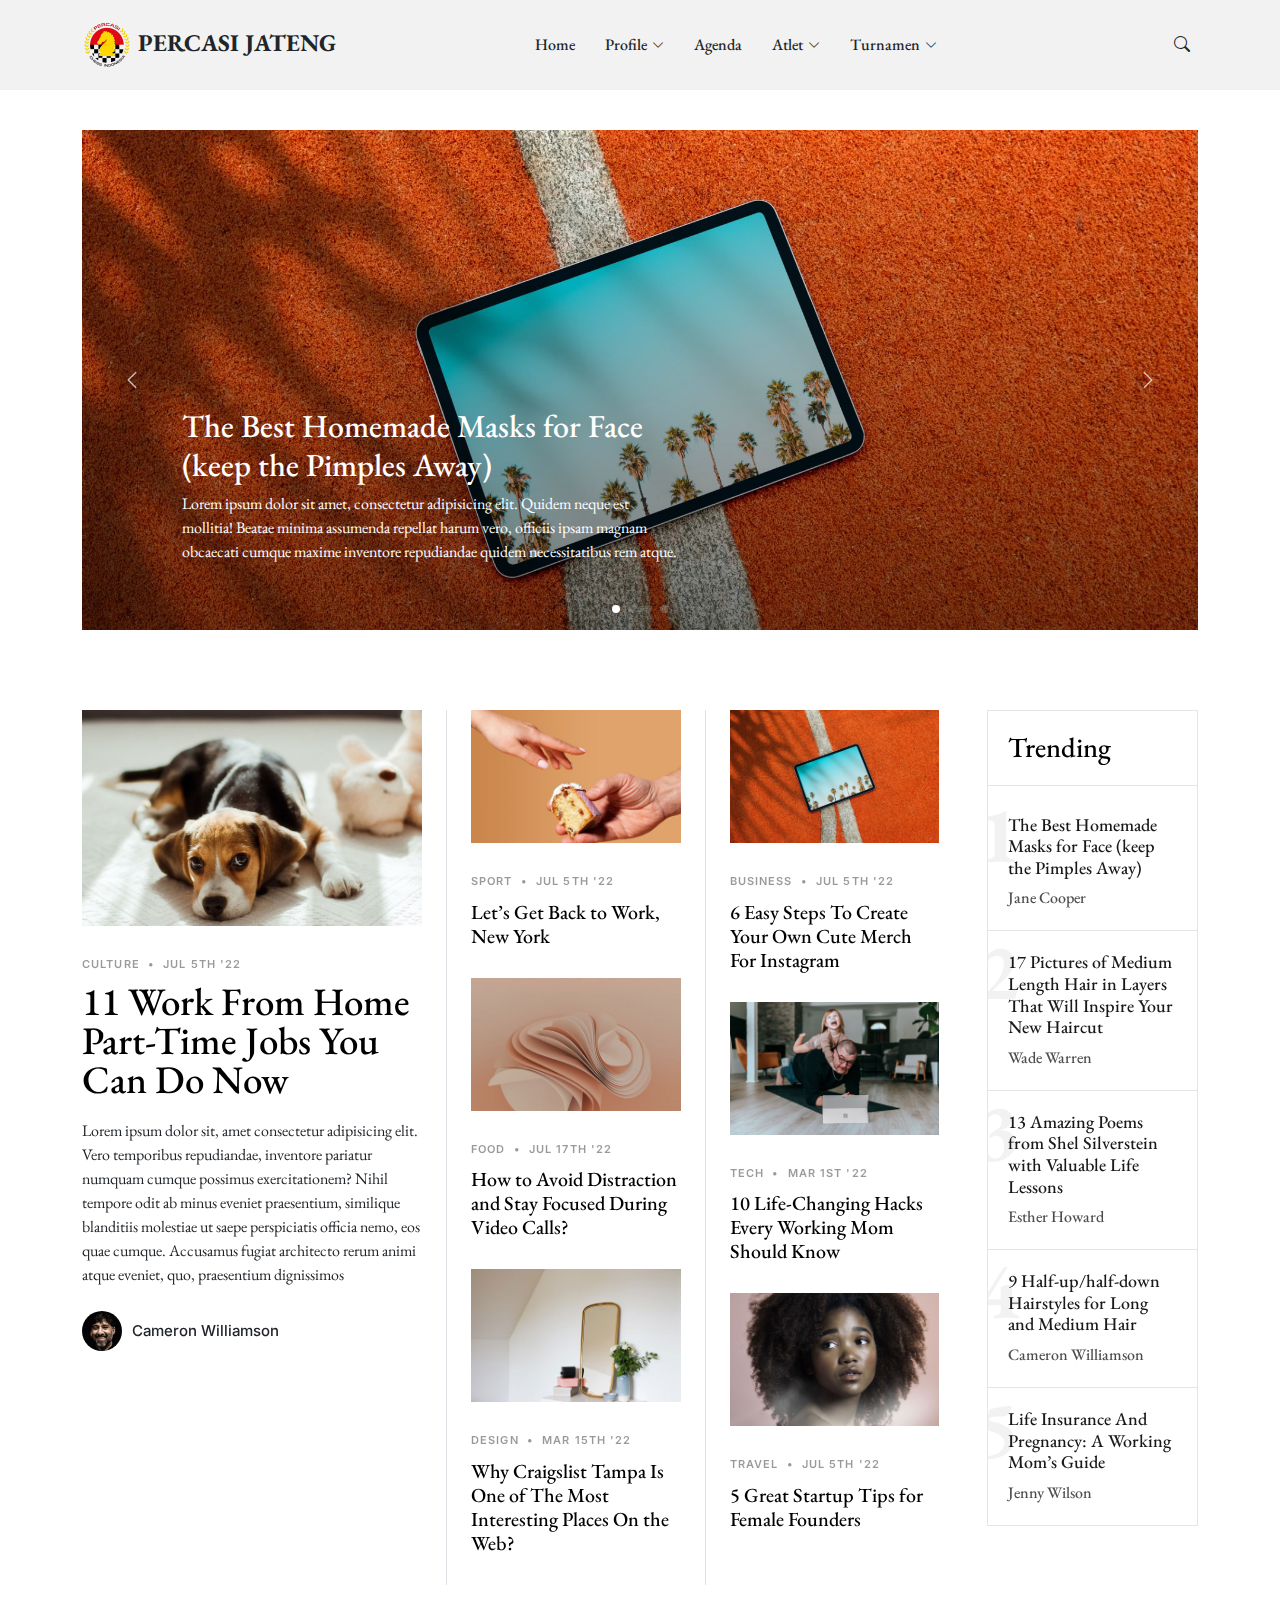
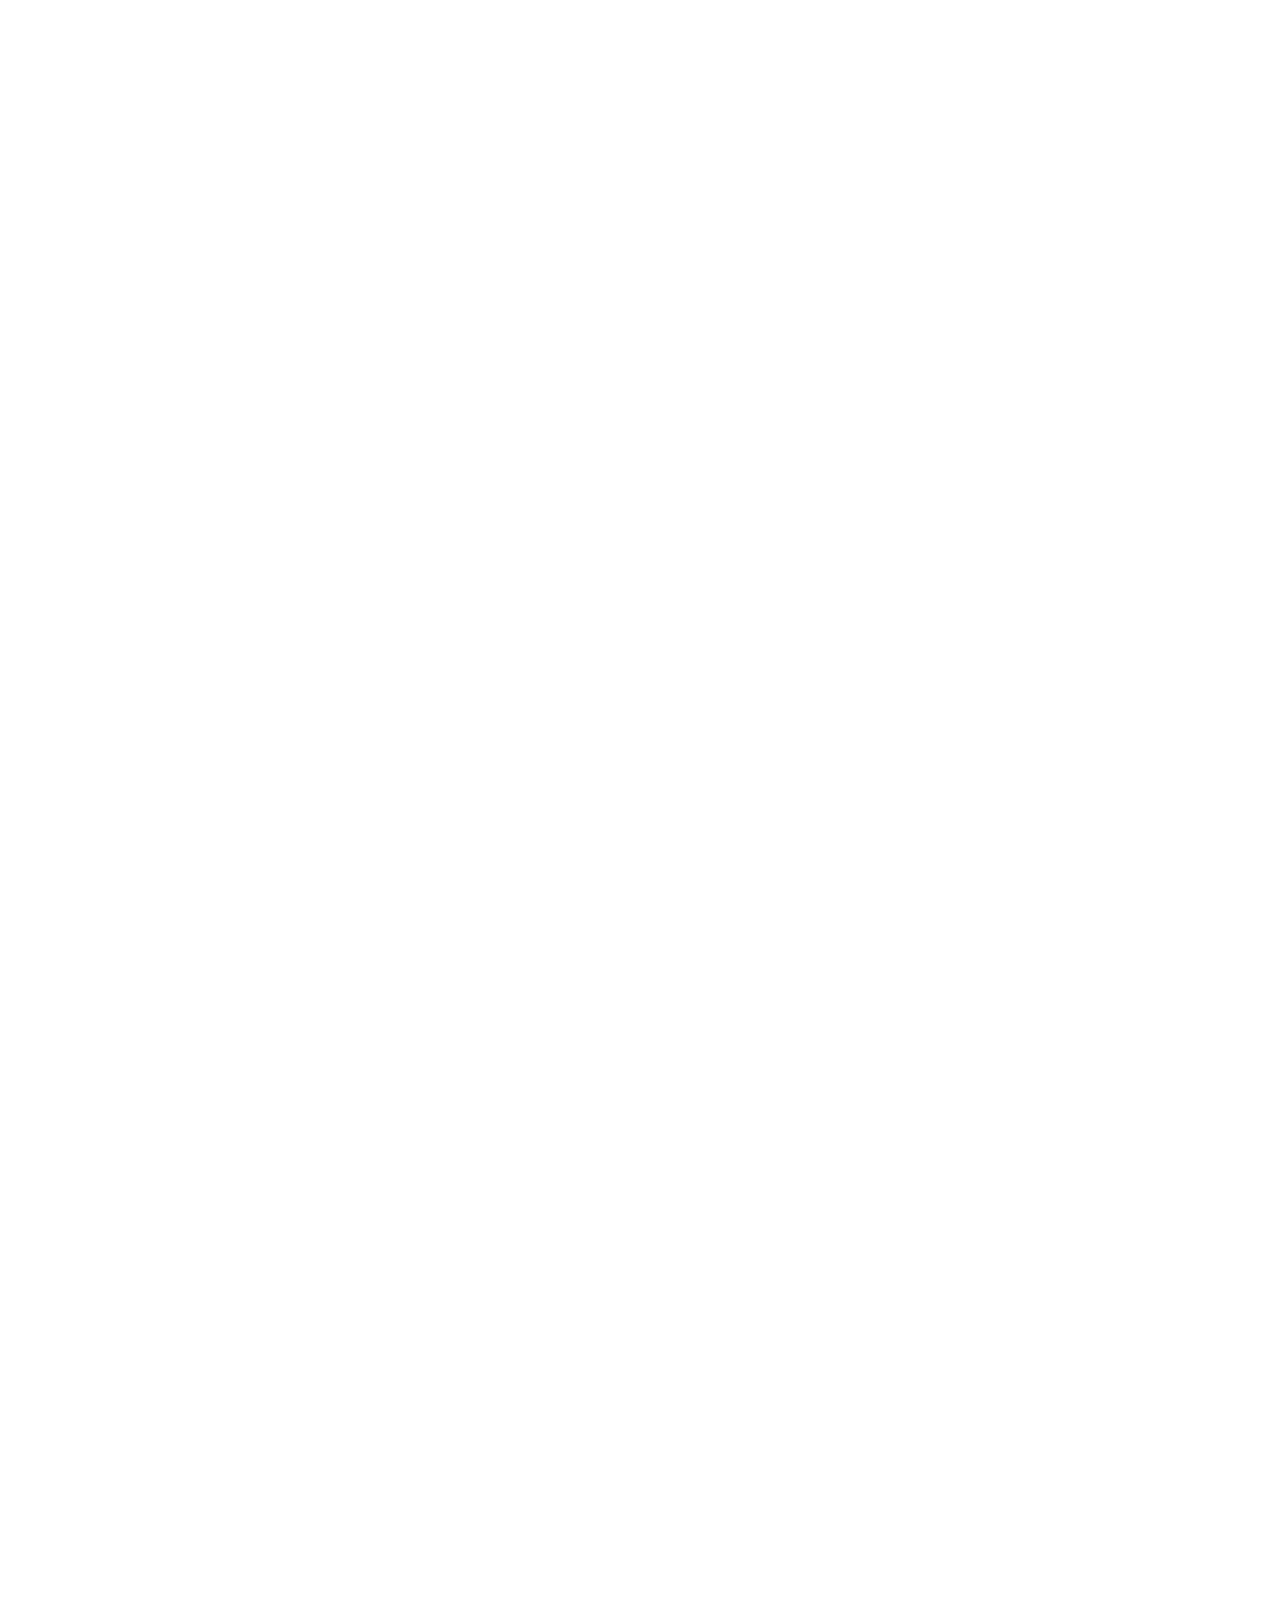
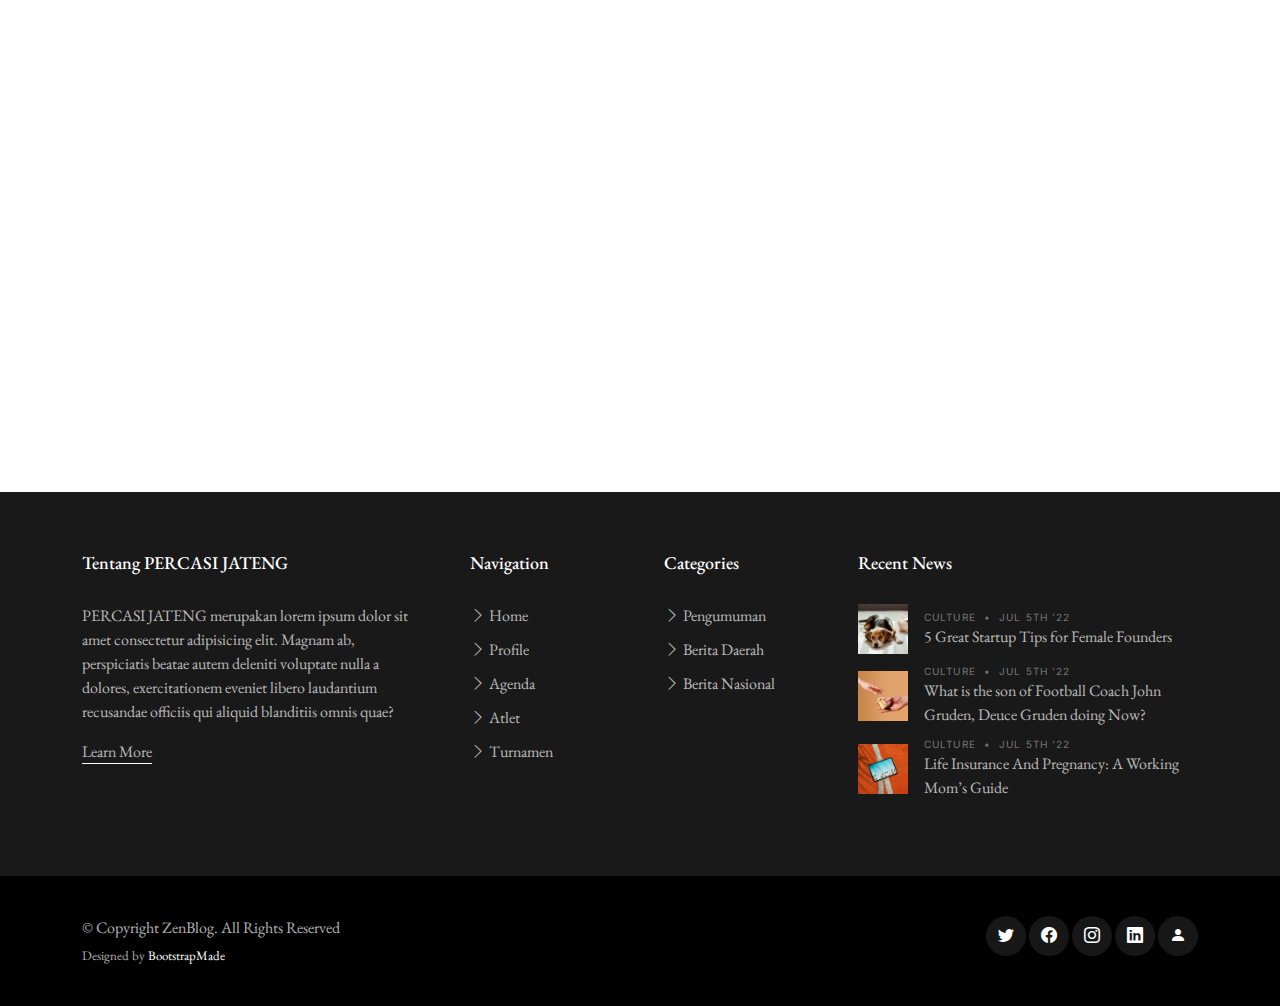
<file: index.html>
<!DOCTYPE html>
<html lang="en">

<head>
  <meta charset="utf-8">
  <meta content="width=device-width, initial-scale=1.0" name="viewport">

  <title>PERCASI JATENG - Home</title>
  <meta content="" name="description">
  <meta content="" name="keywords">

  <!-- Favicons -->
  <link href="assets/img/logo-percasi.png" rel="icon">
  <link href="assets/img/apple-touch-icon.png" rel="apple-touch-icon">

  <!-- Google Fonts -->
  <link rel="preconnect" href="https://fonts.googleapis.com">
  <link rel="preconnect" href="https://fonts.gstatic.com" crossorigin>
  <link href="https://fonts.googleapis.com/css2?family=EB+Garamond:wght@400;500&family=Inter:wght@400;500&family=Playfair+Display:ital,wght@0,400;0,700;1,400;1,700&display=swap" rel="stylesheet">

  <!-- Vendor CSS Files -->
  <link href="assets/vendor/bootstrap/css/bootstrap.min.css" rel="stylesheet">
  <link href="assets/vendor/bootstrap-icons/bootstrap-icons.css" rel="stylesheet">
  <link href="assets/vendor/swiper/swiper-bundle.min.css" rel="stylesheet">
  <link href="assets/vendor/glightbox/css/glightbox.min.css" rel="stylesheet">
  <link href="assets/vendor/aos/aos.css" rel="stylesheet">

  <!-- Template Main CSS Files -->
  <link href="assets/css/variables.css" rel="stylesheet">
  <link href="assets/css/main.css" rel="stylesheet">

  <!-- =======================================================
  * Template Name: ZenBlog - v1.1.0
  * Template URL: https://bootstrapmade.com/zenblog-bootstrap-blog-template/
  * Author: BootstrapMade.com
  * License: https:///bootstrapmade.com/license/
  ======================================================== -->
</head>

<body>

  <!-- ======= Header ======= -->
  <header id="header" class="header d-flex align-items-center fixed-top">
    <div class="container-fluid container-xl d-flex align-items-center justify-content-between">

      <a href="index.html" class="logo d-flex align-items-center">
        <!-- Uncomment the line below if you also wish to use an image logo -->
        <img src="assets/img/logo-percasi.png" alt="">
        <h1>PERCASI JATENG</h1>
      </a>

      <nav id="navbar" class="navbar">
        <ul>
          <li class=""><a href="index.html">Home</a></li>
          <li class="dropdown"><a href="category.html"><span>Profile</span> <i class="bi bi-chevron-down dropdown-indicator"></i></a>
            <ul>
              <li><a href="pengurus-inti.html">Pengurus Inti</a></li>
              <li><a href="pengcab.html">Pengurus Cabang</a></li>
              <li><a href="#">AD/ART</a></li>
              <li><a href="galeri.html">Galeri</a></li>
              <li><a href="about.html">Tentang</a></li>
            </ul>
          </li>
          <li><a href="agenda.html">Agenda</a></li>
          <li class="dropdown"><a href="category.html"><span>Atlet</span> <i class="bi bi-chevron-down dropdown-indicator"></i></a>
            <ul>
              <li><a href="atlet.html">PON</a></li>
              <li><a href="daerah.html">Daerah</a></li>
            </ul>
          </li>
          <li class="dropdown"><a href="category.html"><span>Turnamen</span> <i class="bi bi-chevron-down dropdown-indicator"></i></a>
            <ul>
              <li><a href="https://www.chess.com/article/view/world-chess-championship-2023">Internasional</a></li>
              <li><a href="https://festival.catur.id/">Nasional</a></li>
              <li><a href="#">Daerah</a></li>
              <li><a href="https://www.chess.com/id/tournaments">Online</a></li>
            </ul>
          </li>
        </ul>
      </nav><!-- .navbar -->

      <div class="position-relative">

        <a href="#" class="mx-2 js-search-open"><span class="bi-search"></span></a>
        <i class="bi bi-list mobile-nav-toggle"></i>

        <!-- ======= Search Form ======= -->
        <div class="search-form-wrap js-search-form-wrap">
          <form action="search-result.html" class="search-form">
            <span class="icon bi-search"></span>
            <input type="text" placeholder="Search" class="form-control">
            <button class="btn js-search-close"><span class="bi-x"></span></button>
          </form>
        </div><!-- End Search Form -->

      </div>

    </div>

  </header><!-- End Header -->

  <main id="main">

    <!-- ======= Hero Slider Section ======= -->
    <section id="hero-slider" class="hero-slider">
      <div class="container-md" data-aos="fade-in">
        <div class="row">
          <div class="col-12">
            <div class="swiper sliderFeaturedPosts">
              <div class="swiper-wrapper">
                <div class="swiper-slide">
                  <a href="single-post.html" class="img-bg d-flex align-items-end" style="background-image: url('assets/img/post-slide-1.jpg');">
                    <div class="img-bg-inner">
                      <h2>The Best Homemade Masks for Face (keep the Pimples Away)</h2>
                      <p>Lorem ipsum dolor sit amet, consectetur adipisicing elit. Quidem neque est mollitia! Beatae minima assumenda repellat harum vero, officiis ipsam magnam obcaecati cumque maxime inventore repudiandae quidem necessitatibus rem atque.</p>
                    </div>
                  </a>
                </div>

                <div class="swiper-slide">
                  <a href="single-post.html" class="img-bg d-flex align-items-end" style="background-image: url('assets/img/post-slide-2.jpg');">
                    <div class="img-bg-inner">
                      <h2>17 Pictures of Medium Length Hair in Layers That Will Inspire Your New Haircut</h2>
                      <p>Lorem ipsum dolor sit amet, consectetur adipisicing elit. Quidem neque est mollitia! Beatae minima assumenda repellat harum vero, officiis ipsam magnam obcaecati cumque maxime inventore repudiandae quidem necessitatibus rem atque.</p>
                    </div>
                  </a>
                </div>

                <div class="swiper-slide">
                  <a href="single-post.html" class="img-bg d-flex align-items-end" style="background-image: url('assets/img/post-slide-3.jpg');">
                    <div class="img-bg-inner">
                      <h2>13 Amazing Poems from Shel Silverstein with Valuable Life Lessons</h2>
                      <p>Lorem ipsum dolor sit amet, consectetur adipisicing elit. Quidem neque est mollitia! Beatae minima assumenda repellat harum vero, officiis ipsam magnam obcaecati cumque maxime inventore repudiandae quidem necessitatibus rem atque.</p>
                    </div>
                  </a>
                </div>

                <div class="swiper-slide">
                  <a href="single-post.html" class="img-bg d-flex align-items-end" style="background-image: url('assets/img/post-slide-4.jpg');">
                    <div class="img-bg-inner">
                      <h2>9 Half-up/half-down Hairstyles for Long and Medium Hair</h2>
                      <p>Lorem ipsum dolor sit amet, consectetur adipisicing elit. Quidem neque est mollitia! Beatae minima assumenda repellat harum vero, officiis ipsam magnam obcaecati cumque maxime inventore repudiandae quidem necessitatibus rem atque.</p>
                    </div>
                  </a>
                </div>
              </div>
              <div class="custom-swiper-button-next">
                <span class="bi-chevron-right"></span>
              </div>
              <div class="custom-swiper-button-prev">
                <span class="bi-chevron-left"></span>
              </div>

              <div class="swiper-pagination"></div>
            </div>
          </div>
        </div>
      </div>
    </section><!-- End Hero Slider Section -->

    <!-- ======= Post Grid Section ======= -->
    <section id="posts" class="posts">
      <div class="container" data-aos="fade-up">
        <div class="row g-5">
          <div class="col-lg-4">
            <div class="post-entry-1 lg">
              <a href="single-post.html"><img src="assets/img/post-landscape-1.jpg" alt="" class="img-fluid"></a>
              <div class="post-meta"><span class="date">Culture</span> <span class="mx-1">&bullet;</span> <span>Jul 5th '22</span></div>
              <h2><a href="single-post.html">11 Work From Home Part-Time Jobs You Can Do Now</a></h2>
              <p class="mb-4 d-block">Lorem ipsum dolor sit, amet consectetur adipisicing elit. Vero temporibus repudiandae, inventore pariatur numquam cumque possimus exercitationem? Nihil tempore odit ab minus eveniet praesentium, similique blanditiis molestiae ut saepe perspiciatis officia nemo, eos quae cumque. Accusamus fugiat architecto rerum animi atque eveniet, quo, praesentium dignissimos</p>

              <div class="d-flex align-items-center author">
                <div class="photo"><img src="assets/img/person-1.jpg" alt="" class="img-fluid"></div>
                <div class="name">
                  <h3 class="m-0 p-0">Cameron Williamson</h3>
                </div>
              </div>
            </div>

          </div>

          <div class="col-lg-8">
            <div class="row g-5">
              <div class="col-lg-4 border-start custom-border">
                <div class="post-entry-1">
                  <a href="single-post.html"><img src="assets/img/post-landscape-2.jpg" alt="" class="img-fluid"></a>
                  <div class="post-meta"><span class="date">Sport</span> <span class="mx-1">&bullet;</span> <span>Jul 5th '22</span></div>
                  <h2><a href="single-post.html">Let’s Get Back to Work, New York</a></h2>
                </div>
                <div class="post-entry-1">
                  <a href="single-post.html"><img src="assets/img/post-landscape-5.jpg" alt="" class="img-fluid"></a>
                  <div class="post-meta"><span class="date">Food</span> <span class="mx-1">&bullet;</span> <span>Jul 17th '22</span></div>
                  <h2><a href="single-post.html">How to Avoid Distraction and Stay Focused During Video Calls?</a></h2>
                </div>
                <div class="post-entry-1">
                  <a href="single-post.html"><img src="assets/img/post-landscape-7.jpg" alt="" class="img-fluid"></a>
                  <div class="post-meta"><span class="date">Design</span> <span class="mx-1">&bullet;</span> <span>Mar 15th '22</span></div>
                  <h2><a href="single-post.html">Why Craigslist Tampa Is One of The Most Interesting Places On the Web?</a></h2>
                </div>
              </div>
              <div class="col-lg-4 border-start custom-border">
                <div class="post-entry-1">
                  <a href="single-post.html"><img src="assets/img/post-landscape-3.jpg" alt="" class="img-fluid"></a>
                  <div class="post-meta"><span class="date">Business</span> <span class="mx-1">&bullet;</span> <span>Jul 5th '22</span></div>
                  <h2><a href="single-post.html">6 Easy Steps To Create Your Own Cute Merch For Instagram</a></h2>
                </div>
                <div class="post-entry-1">
                  <a href="single-post.html"><img src="assets/img/post-landscape-6.jpg" alt="" class="img-fluid"></a>
                  <div class="post-meta"><span class="date">Tech</span> <span class="mx-1">&bullet;</span> <span>Mar 1st '22</span></div>
                  <h2><a href="single-post.html">10 Life-Changing Hacks Every Working Mom Should Know</a></h2>
                </div>
                <div class="post-entry-1">
                  <a href="single-post.html"><img src="assets/img/post-landscape-8.jpg" alt="" class="img-fluid"></a>
                  <div class="post-meta"><span class="date">Travel</span> <span class="mx-1">&bullet;</span> <span>Jul 5th '22</span></div>
                  <h2><a href="single-post.html">5 Great Startup Tips for Female Founders</a></h2>
                </div>
              </div>

              <!-- Trending Section -->
              <div class="col-lg-4">

                <div class="trending">
                  <h3>Trending</h3>
                  <ul class="trending-post">
                    <li>
                      <a href="single-post.html">
                        <span class="number">1</span>
                        <h3>The Best Homemade Masks for Face (keep the Pimples Away)</h3>
                        <span class="author">Jane Cooper</span>
                      </a>
                    </li>
                    <li>
                      <a href="single-post.html">
                        <span class="number">2</span>
                        <h3>17 Pictures of Medium Length Hair in Layers That Will Inspire Your New Haircut</h3>
                        <span class="author">Wade Warren</span>
                      </a>
                    </li>
                    <li>
                      <a href="single-post.html">
                        <span class="number">3</span>
                        <h3>13 Amazing Poems from Shel Silverstein with Valuable Life Lessons</h3>
                        <span class="author">Esther Howard</span>
                      </a>
                    </li>
                    <li>
                      <a href="single-post.html">
                        <span class="number">4</span>
                        <h3>9 Half-up/half-down Hairstyles for Long and Medium Hair</h3>
                        <span class="author">Cameron Williamson</span>
                      </a>
                    </li>
                    <li>
                      <a href="single-post.html">
                        <span class="number">5</span>
                        <h3>Life Insurance And Pregnancy: A Working Mom’s Guide</h3>
                        <span class="author">Jenny Wilson</span>
                      </a>
                    </li>
                  </ul>
                </div>

              </div> <!-- End Trending Section -->
            </div>
          </div>

        </div> <!-- End .row -->
      </div>
    </section> <!-- End Post Grid Section -->

    <!-- ======= Pengumuman Section ======= -->
    <section class="category-section">
      <div class="container" data-aos="fade-up">

        <div class="section-header d-flex justify-content-between align-items-center mb-5">
          <h2>Pengumuman</h2>
          <div><a href="category.html" class="more">Lihat Semua</a></div>
        </div>

        <div class="row">
          <div class="col-lg-6">
            <div class="post-entry-1">
              <a href="single-post.html"><img src="assets/img/post-landscape-7.jpg" alt="" class="img-fluid"></a>
              <div class="post-meta"><span class="date">Business</span> <span class="mx-1">&bullet;</span> <span>Jul 5th '22</span></div>
              <h2 class="mb-2"><a href="single-post.html">How to Avoid Distraction and Stay Focused During Video Calls?</a></h2>
              <span class="author mb-3 d-block">Jenny Wilson</span>
              <p class="mb-4 d-block">Lorem ipsum dolor sit, amet consectetur adipisicing elit. Vero temporibus repudiandae, inventore pariatur numquam cumque possimus</p>
            </div>
          </div>
          <div class="col-lg-6">
            <div class="post-entry-1">
              <a href="single-post.html"><img src="assets/img/post-landscape-7.jpg" alt="" class="img-fluid"></a>
              <div class="post-meta"><span class="date">Business</span> <span class="mx-1">&bullet;</span> <span>Jul 5th '22</span></div>
              <h2 class="mb-2"><a href="single-post.html">How to Avoid Distraction and Stay Focused During Video Calls?</a></h2>
              <span class="author mb-3 d-block">Jenny Wilson</span>
              <p class="mb-4 d-block">Lorem ipsum dolor sit, amet consectetur adipisicing elit. Vero temporibus repudiandae, inventore pariatur numquam cumque possimus</p>
            </div>
          </div>
        </div>
      </div>
    </section><!-- End Pengumuman Section -->

    <!-- ======= Berita Daerah Section ======= -->
    <section class="category-section">
      <div class="container" data-aos="fade-up">

        <div class="section-header d-flex justify-content-between align-items-center mb-5">
          <h2>Berita Daerah</h2>
          <div><a href="category.html" class="more">Lihat Semua</a></div>
        </div>

        <div class="row">
          <div class="col-md-9">

            <div class="d-lg-flex post-entry-2">
              <a href="single-post.html" class="me-4 thumbnail mb-4 mb-lg-0 d-inline-block">
                <img src="assets/img/post-landscape-6.jpg" alt="" class="img-fluid">
              </a>
              <div>
                <div class="post-meta"><span class="date">Culture</span> <span class="mx-1">&bullet;</span> <span>Jul 5th '22</span></div>
                <h3><a href="single-post.html">What is the son of Football Coach John Gruden, Deuce Gruden doing Now?</a></h3>
                <p>Lorem ipsum dolor sit amet consectetur adipisicing elit. Distinctio placeat exercitationem magni voluptates dolore. Tenetur fugiat voluptates quas, nobis error deserunt aliquam temporibus sapiente, laudantium dolorum itaque libero eos deleniti?</p>
                <div class="d-flex align-items-center author">
                  <div class="photo"><img src="assets/img/person-2.jpg" alt="" class="img-fluid"></div>
                  <div class="name">
                    <h3 class="m-0 p-0">Wade Warren</h3>
                  </div>
                </div>
              </div>
            </div>
          </div>

          <div class="col-md-3">

            <div class="post-entry-1 border-bottom">
              <div class="post-meta"><span class="date">Business</span> <span class="mx-1">&bullet;</span> <span>Jul 5th '22</span></div>
              <h2 class="mb-2"><a href="single-post.html">9 Half-up/half-down Hairstyles for Long and Medium Hair</a></h2>
              <span class="author mb-3 d-block">Jenny Wilson</span>
            </div>

            <div class="post-entry-1 border-bottom">
              <div class="post-meta"><span class="date">Business</span> <span class="mx-1">&bullet;</span> <span>Jul 5th '22</span></div>
              <h2 class="mb-2"><a href="single-post.html">The Best Homemade Masks for Face (keep the Pimples Away)</a></h2>
              <span class="author mb-3 d-block">Jenny Wilson</span>
            </div>

            <div class="post-entry-1 border-bottom">
              <div class="post-meta"><span class="date">Business</span> <span class="mx-1">&bullet;</span> <span>Jul 5th '22</span></div>
              <h2 class="mb-2"><a href="single-post.html">10 Life-Changing Hacks Every Working Mom Should Know</a></h2>
              <span class="author mb-3 d-block">Jenny Wilson</span>
            </div>
          </div>
        </div>
      </div>
    </section><!-- End Berita Daerah Section -->

    <!-- ======= Berita Nasional Section ======= -->
    <section class="category-section">
      <div class="container" data-aos="fade-up">

        <div class="section-header d-flex justify-content-between align-items-center mb-5">
          <h2>Berita Nasional</h2>
          <div><a href="category.html" class="more">Lihat Semua</a></div>
        </div>

        <div class="row">
          <div class="col-md-9 order-md-2">

            <div class="d-lg-flex post-entry-2">
              <a href="single-post.html" class="me-4 thumbnail d-inline-block mb-4 mb-lg-0">
                <img src="assets/img/post-landscape-3.jpg" alt="" class="img-fluid">
              </a>
              <div>
                <div class="post-meta"><span class="date">Business</span> <span class="mx-1">&bullet;</span> <span>Jul 5th '22</span></div>
                <h3><a href="single-post.html">What is the son of Football Coach John Gruden, Deuce Gruden doing Now?</a></h3>
                <p>Lorem ipsum dolor sit amet consectetur adipisicing elit. Distinctio placeat exercitationem magni voluptates dolore. Tenetur fugiat voluptates quas, nobis error deserunt aliquam temporibus sapiente, laudantium dolorum itaque libero eos deleniti?</p>
                <div class="d-flex align-items-center author">
                  <div class="photo"><img src="assets/img/person-4.jpg" alt="" class="img-fluid"></div>
                  <div class="name">
                    <h3 class="m-0 p-0">Wade Warren</h3>
                  </div>
                </div>
              </div>
            </div>
          </div>

          <div class="col-md-3">

            <div class="post-entry-1 border-bottom">
              <div class="post-meta"><span class="date">Business</span> <span class="mx-1">&bullet;</span> <span>Jul 5th '22</span></div>
              <h2 class="mb-2"><a href="single-post.html">9 Half-up/half-down Hairstyles for Long and Medium Hair</a></h2>
              <span class="author mb-3 d-block">Jenny Wilson</span>
            </div>

            <div class="post-entry-1 border-bottom">
              <div class="post-meta"><span class="date">Business</span> <span class="mx-1">&bullet;</span> <span>Jul 5th '22</span></div>
              <h2 class="mb-2"><a href="single-post.html">The Best Homemade Masks for Face (keep the Pimples Away)</a></h2>
              <span class="author mb-3 d-block">Jenny Wilson</span>
            </div>

            <div class="post-entry-1 border-bottom">
              <div class="post-meta"><span class="date">Business</span> <span class="mx-1">&bullet;</span> <span>Jul 5th '22</span></div>
              <h2 class="mb-2"><a href="single-post.html">10 Life-Changing Hacks Every Working Mom Should Know</a></h2>
              <span class="author mb-3 d-block">Jenny Wilson</span>
            </div>
          </div>
        </div>
      </div>
    </section><!-- End Berita Nasional Section -->

  </main><!-- End #main -->

  <!-- ======= Footer ======= -->
  <footer id="footer" class="footer">

    <div class="footer-content">
      <div class="container">

        <div class="row g-5">
          <div class="col-lg-4">
            <h3 class="footer-heading">Tentang PERCASI JATENG</h3>
            <p>PERCASI JATENG merupakan lorem ipsum dolor sit amet consectetur adipisicing elit. Magnam ab, perspiciatis beatae autem deleniti voluptate nulla a dolores, exercitationem eveniet libero laudantium recusandae officiis qui aliquid blanditiis omnis quae?</p>
            <p><a href="about.html" class="footer-link-more">Learn More</a></p>
          </div>
          <div class="col-6 col-lg-2">
            <h3 class="footer-heading">Navigation</h3>
            <ul class="footer-links list-unstyled">
              <li><a href="index.html"><i class="bi bi-chevron-right"></i> Home</a></li>
              <li><a href="index.html"><i class="bi bi-chevron-right"></i> Profile</a></li>
              <li><a href="agenda.html"><i class="bi bi-chevron-right"></i> Agenda</a></li>
              <li><a href="category.html"><i class="bi bi-chevron-right"></i> Atlet</a></li>
              <li><a href="single-post.html"><i class="bi bi-chevron-right"></i> Turnamen</a></li>
            </ul>
          </div>
          <div class="col-6 col-lg-2">
            <h3 class="footer-heading">Categories</h3>
            <ul class="footer-links list-unstyled">
              <li><a href="category.html"><i class="bi bi-chevron-right"></i> Pengumuman</a></li>
              <li><a href="category.html"><i class="bi bi-chevron-right"></i> Berita Daerah</a></li>
              <li><a href="category.html"><i class="bi bi-chevron-right"></i> Berita Nasional</a></li>

            </ul>
          </div>

          <div class="col-lg-4">
            <h3 class="footer-heading">Recent News</h3>

            <ul class="footer-links footer-blog-entry list-unstyled">
              <li>
                <a href="single-post.html" class="d-flex align-items-center">
                  <img src="assets/img/post-sq-1.jpg" alt="" class="img-fluid me-3">
                  <div>
                    <div class="post-meta d-block"><span class="date">Culture</span> <span class="mx-1">&bullet;</span> <span>Jul 5th '22</span></div>
                    <span>5 Great Startup Tips for Female Founders</span>
                  </div>
                </a>
              </li>

              <li>
                <a href="single-post.html" class="d-flex align-items-center">
                  <img src="assets/img/post-sq-2.jpg" alt="" class="img-fluid me-3">
                  <div>
                    <div class="post-meta d-block"><span class="date">Culture</span> <span class="mx-1">&bullet;</span> <span>Jul 5th '22</span></div>
                    <span>What is the son of Football Coach John Gruden, Deuce Gruden doing Now?</span>
                  </div>
                </a>
              </li>

              <li>
                <a href="single-post.html" class="d-flex align-items-center">
                  <img src="assets/img/post-sq-3.jpg" alt="" class="img-fluid me-3">
                  <div>
                    <div class="post-meta d-block"><span class="date">Culture</span> <span class="mx-1">&bullet;</span> <span>Jul 5th '22</span></div>
                    <span>Life Insurance And Pregnancy: A Working Mom’s Guide</span>
                  </div>
                </a>
              </li>

            </ul>

          </div>
        </div>
      </div>
    </div>

    <div class="footer-legal">
      <div class="container">

        <div class="row justify-content-between">
          <div class="col-md-6 text-center text-md-start mb-3 mb-md-0">
            <div class="copyright">
              © Copyright <strong><span>ZenBlog</span></strong>. All Rights Reserved
            </div>

            <div class="credits">
              <!-- All the links in the footer should remain intact. -->
              <!-- You can delete the links only if you purchased the pro version. -->
              <!-- Licensing information: https://bootstrapmade.com/license/ -->
              <!-- Purchase the pro version with working PHP/AJAX contact form: https://bootstrapmade.com/herobiz-bootstrap-business-template/ -->
              Designed by <a href="https://bootstrapmade.com/">BootstrapMade</a>
            </div>

          </div>

          <div class="col-md-6">
            <div class="social-links mb-3 mb-lg-0 text-center text-md-end">
              <a href="#" class="twitter"><i class="bi bi-twitter"></i></a>
              <a href="#" class="facebook"><i class="bi bi-facebook"></i></a>
              <a href="#" class="instagram"><i class="bi bi-instagram"></i></a>
              <a href="#" class="linkedin"><i class="bi bi-linkedin"></i></a>
              <a href="#" class="google-plus"><i class="bi bi-person-fill"></i></a>
            </div>

          </div>

        </div>

      </div>
    </div>

  </footer>

  <a href="#" class="scroll-top d-flex align-items-center justify-content-center"><i class="bi bi-arrow-up-short"></i></a>

  <!-- Vendor JS Files -->
  <script src="assets/vendor/bootstrap/js/bootstrap.bundle.min.js"></script>
  <script src="assets/vendor/swiper/swiper-bundle.min.js"></script>
  <script src="assets/vendor/glightbox/js/glightbox.min.js"></script>
  <script src="assets/vendor/aos/aos.js"></script>
  <script src="assets/vendor/php-email-form/validate.js"></script>

  <!-- Template Main JS File -->
  <script src="assets/js/main.js"></script>

</body>

</html>
</file>
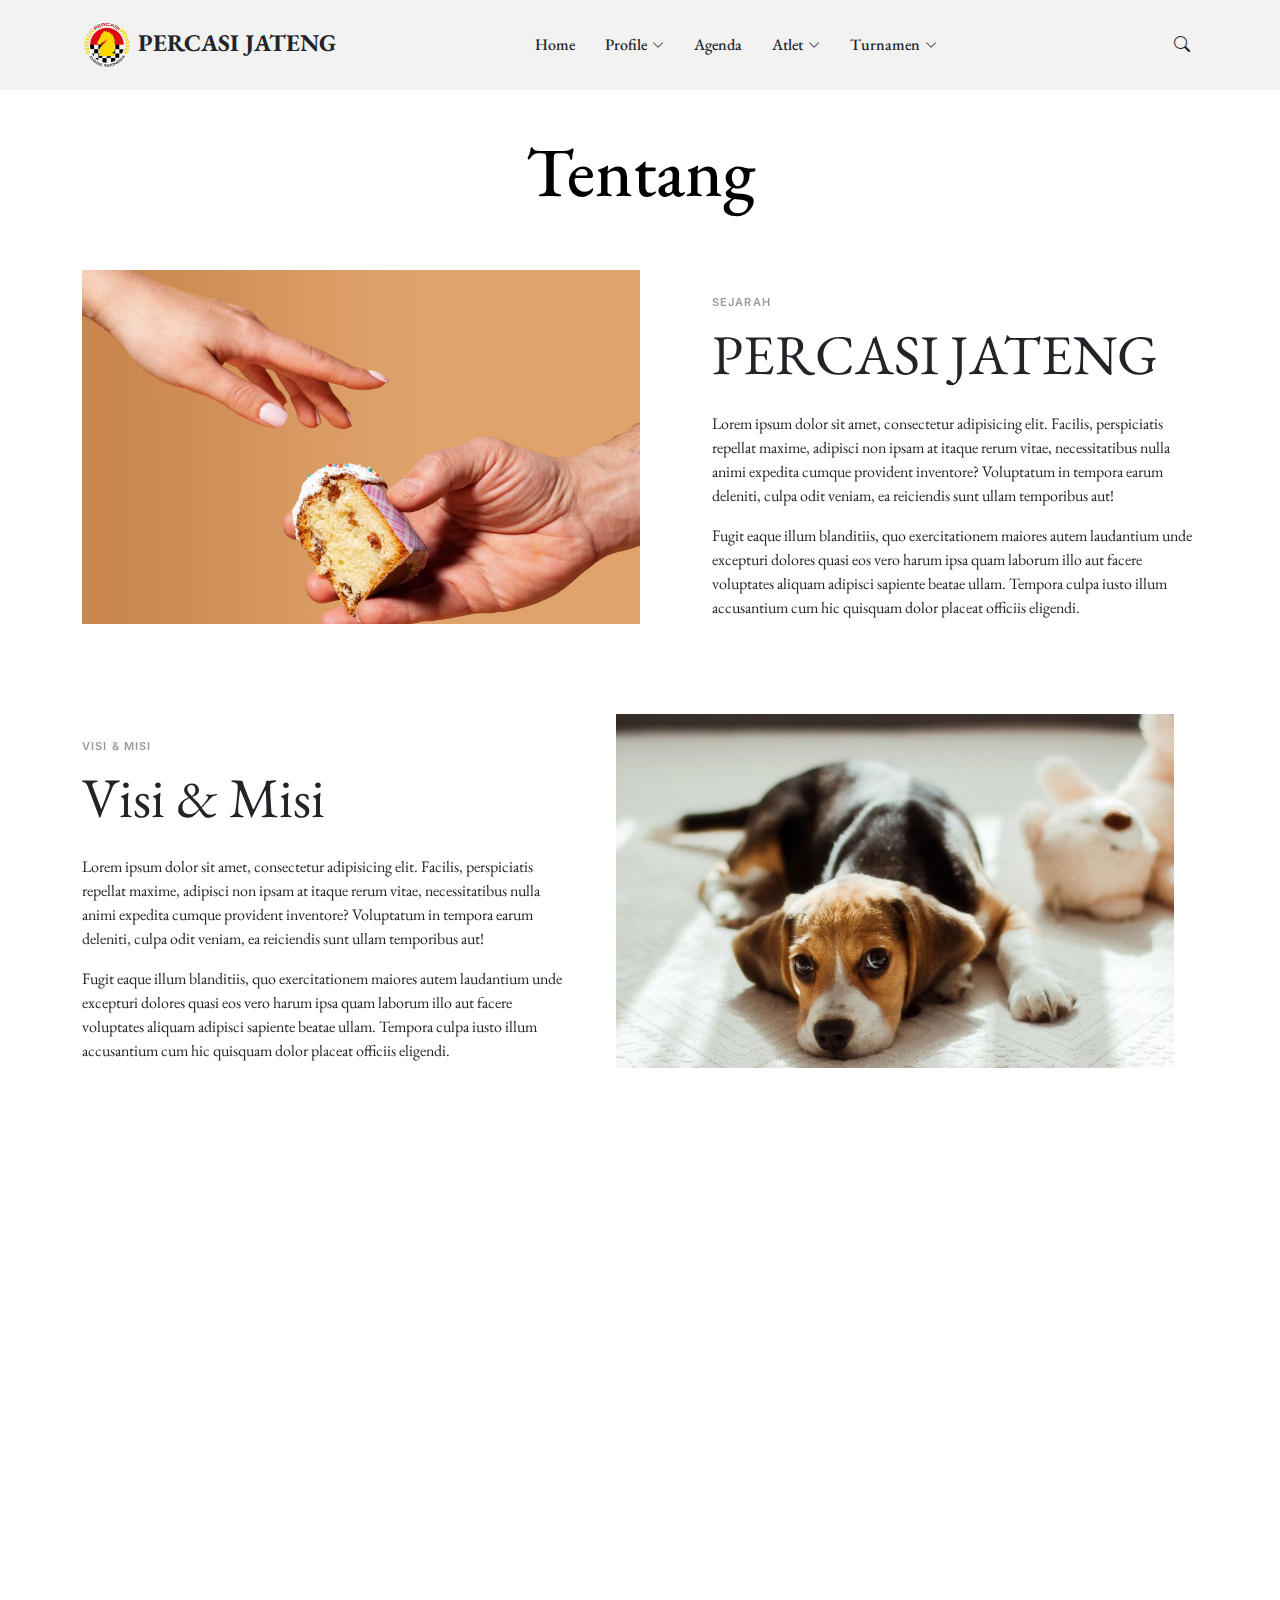
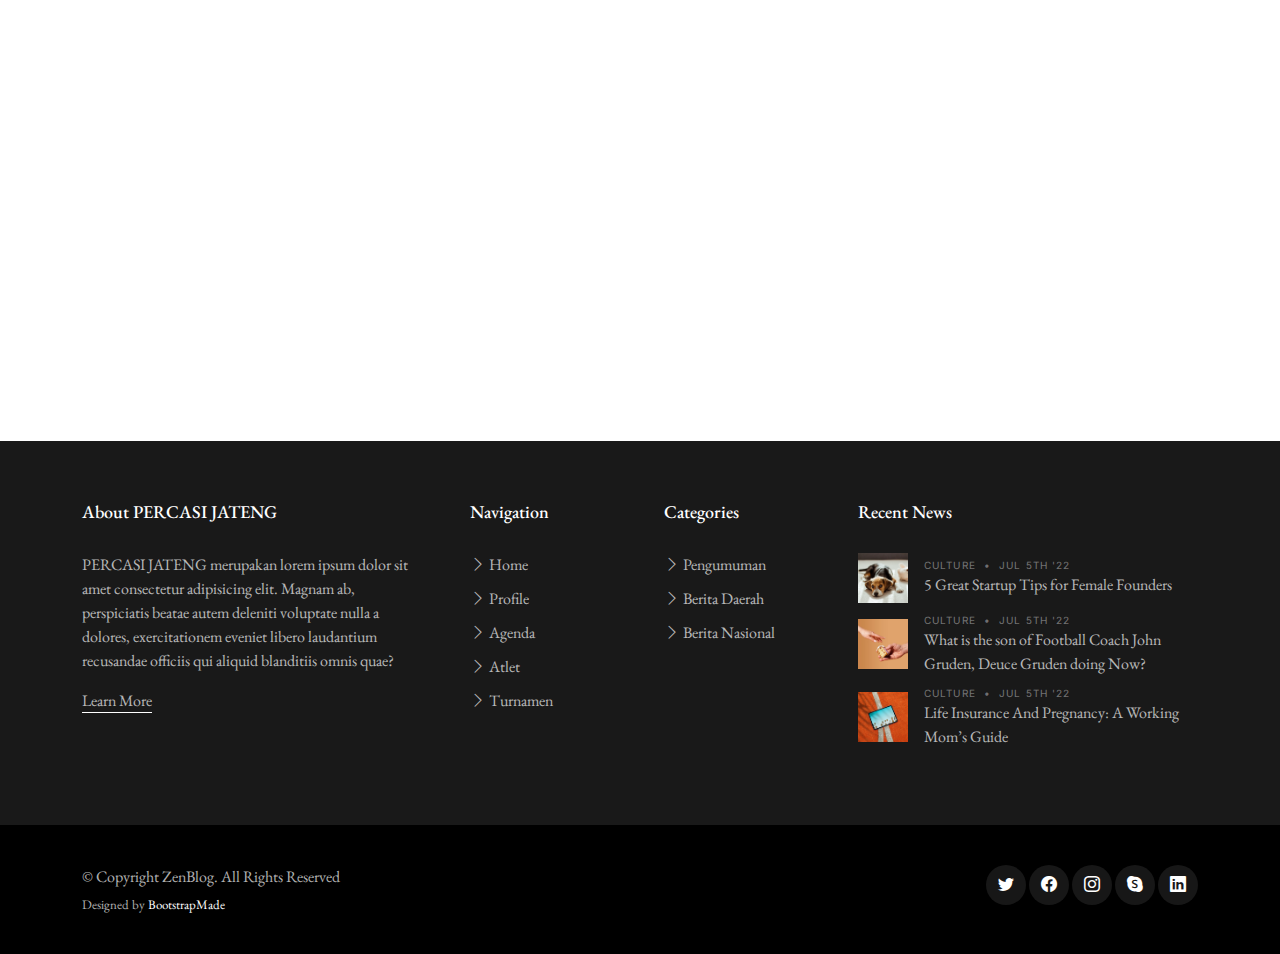
<file: about.html>
<!DOCTYPE html>
<html lang="en">

<head>
  <meta charset="utf-8">
  <meta content="width=device-width, initial-scale=1.0" name="viewport">

  <title>PERCASI JATENG - About</title>
  <meta content="" name="description">
  <meta content="" name="keywords">

  <!-- Favicons -->
  <link href="assets/img/logo-percasi.png" rel="icon">
  <link href="assets/img/apple-touch-icon.png" rel="apple-touch-icon">

  <!-- Google Fonts -->
  <link rel="preconnect" href="https://fonts.googleapis.com">
  <link rel="preconnect" href="https://fonts.gstatic.com" crossorigin>
  <link href="https://fonts.googleapis.com/css2?family=EB+Garamond:wght@400;500&family=Inter:wght@400;500&family=Playfair+Display:ital,wght@0,400;0,700;1,400;1,700&display=swap" rel="stylesheet">

  <!-- Vendor CSS Files -->
  <link href="assets/vendor/bootstrap/css/bootstrap.min.css" rel="stylesheet">
  <link href="assets/vendor/bootstrap-icons/bootstrap-icons.css" rel="stylesheet">
  <link href="assets/vendor/swiper/swiper-bundle.min.css" rel="stylesheet">
  <link href="assets/vendor/glightbox/css/glightbox.min.css" rel="stylesheet">
  <link href="assets/vendor/aos/aos.css" rel="stylesheet">

  <!-- Template Main CSS Files -->
  <link href="assets/css/variables.css" rel="stylesheet">
  <link href="assets/css/main.css" rel="stylesheet">

  <!-- =======================================================
  * Template Name: ZenBlog - v1.1.0
  * Template URL: https://bootstrapmade.com/zenblog-bootstrap-blog-template/
  * Author: BootstrapMade.com
  * License: https:///bootstrapmade.com/license/
  ======================================================== -->
</head>

<body>

  <!-- ======= Header ======= -->
  <header id="header" class="header d-flex align-items-center fixed-top">
    <div class="container-fluid container-xl d-flex align-items-center justify-content-between">

      <a href="index.html" class="logo d-flex align-items-center">
        <!-- Uncomment the line below if you also wish to use an image logo -->
        <img src="assets/img/logo-percasi.png" alt="">
        <h1>PERCASI JATENG</h1>
      </a>

      <nav id="navbar" class="navbar">
        <ul>
          <li><a href="index.html">Home</a></li>
          <li class="dropdown"><a href="category.html"><span>Profile</span> <i class="bi bi-chevron-down dropdown-indicator"></i></a>
            <ul>
              <li><a href="#">Pengurus Inti</a></li>
              <li><a href="#">Pengurus Cabang</a></li>
              <li><a href="#">AD/ART</a></li>
              <li><a href="galeri.html">Galeri</a></li>
              <li><a href="about.html">Tentang</a></li>
            </ul>
          </li>
          <li><a href="agenda.html">Agenda</a></li>
          <li class="dropdown"><a href="category.html"><span>Atlet</span> <i class="bi bi-chevron-down dropdown-indicator"></i></a>
            <ul>
              <li><a href="atlet.html">PON</a></li>
              <li><a href="daerah.html">Daerah</a></li>
            </ul>
          </li>
          <li class="dropdown"><a href="category.html"><span>Turnamen</span> <i class="bi bi-chevron-down dropdown-indicator"></i></a>
            <ul>
              <li><a href="#">Internasional</a></li>
              <li><a href="#">Nasional</a></li>
              <li><a href="#">Daerah</a></li>
              <li><a href="#">Online</a></li>
            </ul>
          </li>
        </ul>
      </nav><!-- .navbar -->

      <div class="position-relative">

        <a href="#" class="mx-2 js-search-open"><span class="bi-search"></span></a>
        <i class="bi bi-list mobile-nav-toggle"></i>

        <!-- ======= Search Form ======= -->
        <div class="search-form-wrap js-search-form-wrap">
          <form action="search-result.html" class="search-form">
            <span class="icon bi-search"></span>
            <input type="text" placeholder="Search" class="form-control">
            <button class="btn js-search-close"><span class="bi-x"></span></button>
          </form>
        </div><!-- End Search Form -->

      </div>

    </div>

  </header><!-- End Header -->

  <main id="main">
    <section>
      <div class="container" data-aos="fade-up">
        <div class="row">
          <div class="col-lg-12 text-center mb-5">
            <h1 class="page-title">Tentang</h1>
          </div>
        </div>

        <div class="row mb-5">

          <div class="d-md-flex post-entry-2 half">
            <a href="#" class="me-4 thumbnail">
              <img src="assets/img/post-landscape-2.jpg" alt="" class="img-fluid">
            </a>
            <div class="ps-md-5 mt-4 mt-md-0">
              <div class="post-meta mt-4">Sejarah</div>
              <h2 class="mb-4 display-4">PERCASI JATENG</h2>

              <p>Lorem ipsum dolor sit amet, consectetur adipisicing elit. Facilis, perspiciatis repellat maxime, adipisci non ipsam at itaque rerum vitae, necessitatibus nulla animi expedita cumque provident inventore? Voluptatum in tempora earum deleniti, culpa odit veniam, ea reiciendis sunt ullam temporibus aut!</p>
              <p>Fugit eaque illum blanditiis, quo exercitationem maiores autem laudantium unde excepturi dolores quasi eos vero harum ipsa quam laborum illo aut facere voluptates aliquam adipisci sapiente beatae ullam. Tempora culpa iusto illum accusantium cum hic quisquam dolor placeat officiis eligendi.</p>
            </div>
          </div>

          <div class="d-md-flex post-entry-2 half mt-5">
            <a href="#" class="me-4 thumbnail order-2">
              <img src="assets/img/post-landscape-1.jpg" alt="" class="img-fluid">
            </a>
            <div class="pe-md-5 mt-4 mt-md-0">
              <div class="post-meta mt-4">Visi &amp; Misi</div>
              <h2 class="mb-4 display-4">Visi &amp; Misi</h2>

              <p>Lorem ipsum dolor sit amet, consectetur adipisicing elit. Facilis, perspiciatis repellat maxime, adipisci non ipsam at itaque rerum vitae, necessitatibus nulla animi expedita cumque provident inventore? Voluptatum in tempora earum deleniti, culpa odit veniam, ea reiciendis sunt ullam temporibus aut!</p>
              <p>Fugit eaque illum blanditiis, quo exercitationem maiores autem laudantium unde excepturi dolores quasi eos vero harum ipsa quam laborum illo aut facere voluptates aliquam adipisci sapiente beatae ullam. Tempora culpa iusto illum accusantium cum hic quisquam dolor placeat officiis eligendi.</p>
            </div>
          </div>

        </div>

      </div>
    </section>

    <section id="contact" class="contact mb-5">
      <div class="container" data-aos="fade-up">

        <div class="row">
          <div class="col-lg-12 text-center mb-5">
            <h1 class="page-title">Contact us</h1>
          </div>
        </div>

        <div class="row gy-4">

          <div class="col-md-4">
            <div class="info-item">
              <i class="bi bi-geo-alt"></i>
              <h3>Address</h3>
              <address>A108 Adam Street, NY 535022, USA</address>
            </div>
          </div><!-- End Info Item -->

          <div class="col-md-4">
            <div class="info-item info-item-borders">
              <i class="bi bi-phone"></i>
              <h3>Phone Number</h3>
              <p><a href="tel:+155895548855">+1 5589 55488 55</a></p>
            </div>
          </div><!-- End Info Item -->

          <div class="col-md-4">
            <div class="info-item">
              <i class="bi bi-envelope"></i>
              <h3>Email</h3>
              <p><a href="mailto:info@example.com">info@example.com</a></p>
            </div>
          </div><!-- End Info Item -->

        </div>

        <div class="form mt-5">
          <form action="forms/contact.php" method="post" role="form" class="php-email-form">
            <div class="row">
              <div class="form-group col-md-6">
                <input type="text" name="name" class="form-control" id="name" placeholder="Your Name" required>
              </div>
              <div class="form-group col-md-6">
                <input type="email" class="form-control" name="email" id="email" placeholder="Your Email" required>
              </div>
            </div>
            <div class="form-group">
              <input type="text" class="form-control" name="subject" id="subject" placeholder="Subject" required>
            </div>
            <div class="form-group">
              <textarea class="form-control" name="message" rows="5" placeholder="Message" required></textarea>
            </div>
            <div class="my-3">
              <div class="loading">Loading</div>
              <div class="error-message"></div>
              <div class="sent-message">Your message has been sent. Thank you!</div>
            </div>
            <div class="text-center"><button type="submit">Send Message</button></div>
          </form>
        </div><!-- End Contact Form -->

      </div>
    </section>

  </main><!-- End #main -->

  <!-- ======= Footer ======= -->
  <footer id="footer" class="footer">

    <div class="footer-content">
      <div class="container">

        <div class="row g-5">
          <div class="col-lg-4">
            <h3 class="footer-heading">About PERCASI JATENG</h3>
            <p>PERCASI JATENG merupakan lorem ipsum dolor sit amet consectetur adipisicing elit. Magnam ab, perspiciatis beatae autem deleniti voluptate nulla a dolores, exercitationem eveniet libero laudantium recusandae officiis qui aliquid blanditiis omnis quae?</p>
            <p><a href="about.html" class="footer-link-more">Learn More</a></p>
          </div>
          <div class="col-6 col-lg-2">
            <h3 class="footer-heading">Navigation</h3>
            <ul class="footer-links list-unstyled">
              <li><a href="index.html"><i class="bi bi-chevron-right"></i> Home</a></li>
              <li><a href="index.html"><i class="bi bi-chevron-right"></i> Profile</a></li>
              <li><a href="agenda.html"><i class="bi bi-chevron-right"></i> Agenda</a></li>
              <li><a href="category.html"><i class="bi bi-chevron-right"></i> Atlet</a></li>
              <li><a href="single-post.html"><i class="bi bi-chevron-right"></i> Turnamen</a></li>
            </ul>
          </div>
          <div class="col-6 col-lg-2">
            <h3 class="footer-heading">Categories</h3>
            <ul class="footer-links list-unstyled">
              <li><a href="category.html"><i class="bi bi-chevron-right"></i> Pengumuman</a></li>
              <li><a href="category.html"><i class="bi bi-chevron-right"></i> Berita Daerah</a></li>
              <li><a href="category.html"><i class="bi bi-chevron-right"></i> Berita Nasional</a></li>

            </ul>
          </div>

          <div class="col-lg-4">
            <h3 class="footer-heading">Recent News</h3>

            <ul class="footer-links footer-blog-entry list-unstyled">
              <li>
                <a href="single-post.html" class="d-flex align-items-center">
                  <img src="assets/img/post-sq-1.jpg" alt="" class="img-fluid me-3">
                  <div>
                    <div class="post-meta d-block"><span class="date">Culture</span> <span class="mx-1">&bullet;</span> <span>Jul 5th '22</span></div>
                    <span>5 Great Startup Tips for Female Founders</span>
                  </div>
                </a>
              </li>

              <li>
                <a href="single-post.html" class="d-flex align-items-center">
                  <img src="assets/img/post-sq-2.jpg" alt="" class="img-fluid me-3">
                  <div>
                    <div class="post-meta d-block"><span class="date">Culture</span> <span class="mx-1">&bullet;</span> <span>Jul 5th '22</span></div>
                    <span>What is the son of Football Coach John Gruden, Deuce Gruden doing Now?</span>
                  </div>
                </a>
              </li>

              <li>
                <a href="single-post.html" class="d-flex align-items-center">
                  <img src="assets/img/post-sq-3.jpg" alt="" class="img-fluid me-3">
                  <div>
                    <div class="post-meta d-block"><span class="date">Culture</span> <span class="mx-1">&bullet;</span> <span>Jul 5th '22</span></div>
                    <span>Life Insurance And Pregnancy: A Working Mom’s Guide</span>
                  </div>
                </a>
              </li>

            </ul>

          </div>
        </div>
      </div>
    </div>

    <div class="footer-legal">
      <div class="container">

        <div class="row justify-content-between">
          <div class="col-md-6 text-center text-md-start mb-3 mb-md-0">
            <div class="copyright">
              © Copyright <strong><span>ZenBlog</span></strong>. All Rights Reserved
            </div>

            <div class="credits">
              <!-- All the links in the footer should remain intact. -->
              <!-- You can delete the links only if you purchased the pro version. -->
              <!-- Licensing information: https://bootstrapmade.com/license/ -->
              <!-- Purchase the pro version with working PHP/AJAX contact form: https://bootstrapmade.com/herobiz-bootstrap-business-template/ -->
              Designed by <a href="https://bootstrapmade.com/">BootstrapMade</a>
            </div>

          </div>

          <div class="col-md-6">
            <div class="social-links mb-3 mb-lg-0 text-center text-md-end">
              <a href="#" class="twitter"><i class="bi bi-twitter"></i></a>
              <a href="#" class="facebook"><i class="bi bi-facebook"></i></a>
              <a href="#" class="instagram"><i class="bi bi-instagram"></i></a>
              <a href="#" class="google-plus"><i class="bi bi-skype"></i></a>
              <a href="#" class="linkedin"><i class="bi bi-linkedin"></i></a>
            </div>

          </div>

        </div>

      </div>
    </div>

  </footer>

  <a href="#" class="scroll-top d-flex align-items-center justify-content-center"><i class="bi bi-arrow-up-short"></i></a>

  <!-- Vendor JS Files -->
  <script src="assets/vendor/bootstrap/js/bootstrap.bundle.min.js"></script>
  <script src="assets/vendor/swiper/swiper-bundle.min.js"></script>
  <script src="assets/vendor/glightbox/js/glightbox.min.js"></script>
  <script src="assets/vendor/aos/aos.js"></script>
  <script src="assets/vendor/php-email-form/validate.js"></script>

  <!-- Template Main JS File -->
  <script src="assets/js/main.js"></script>

</body>

</html>
</file>
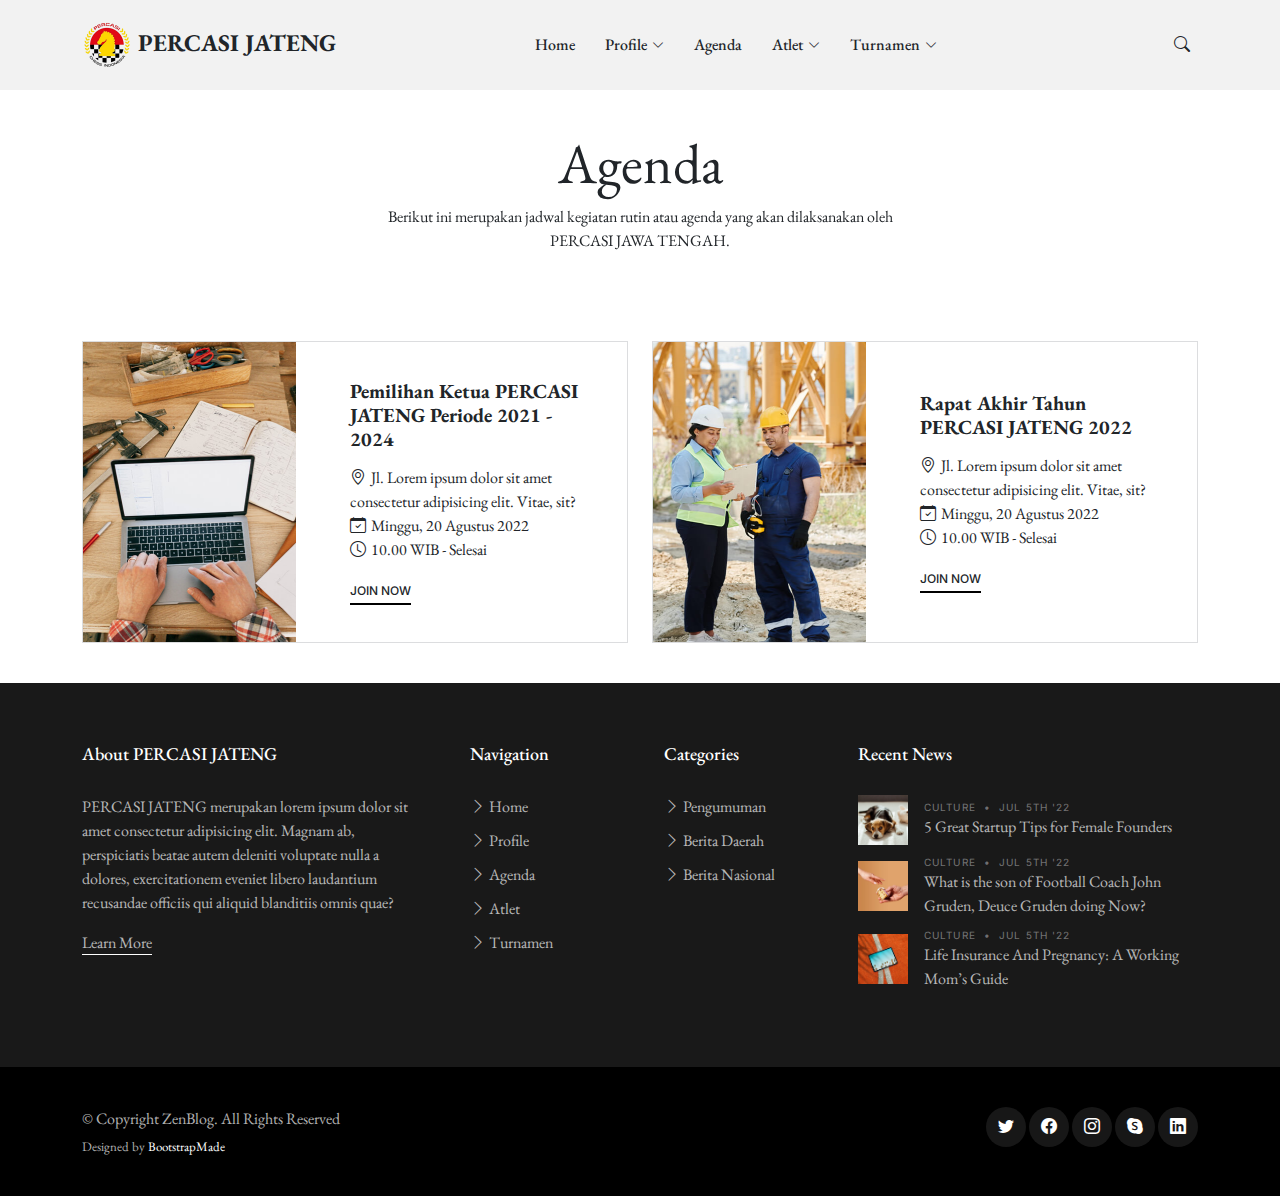
<file: agenda.html>
<!DOCTYPE html>
<html lang="en">

<head>
    <meta charset="utf-8">
    <meta content="width=device-width, initial-scale=1.0" name="viewport">

    <title>PERCASI JATENG - Agenda</title>
    <meta content="" name="description">
    <meta content="" name="keywords">

    <!-- Favicons -->
    <link href="assets/img/logo-percasi.png" rel="icon">
    <link href="assets/img/apple-touch-icon.png" rel="apple-touch-icon">

    <!-- Google Fonts -->
    <link rel="preconnect" href="https://fonts.googleapis.com">
    <link rel="preconnect" href="https://fonts.gstatic.com" crossorigin>
    <link href="https://fonts.googleapis.com/css2?family=EB+Garamond:wght@400;500&family=Inter:wght@400;500&family=Playfair+Display:ital,wght@0,400;0,700;1,400;1,700&display=swap" rel="stylesheet">

    <!-- Vendor CSS Files -->
    <link href="assets/vendor/bootstrap/css/bootstrap.min.css" rel="stylesheet">
    <link href="assets/vendor/bootstrap-icons/bootstrap-icons.css" rel="stylesheet">
    <link href="assets/vendor/swiper/swiper-bundle.min.css" rel="stylesheet">
    <link href="assets/vendor/glightbox/css/glightbox.min.css" rel="stylesheet">
    <link href="assets/vendor/aos/aos.css" rel="stylesheet">

    <!-- Template Main CSS Files -->
    <link href="assets/css/variables.css" rel="stylesheet">
    <link href="assets/css/main.css" rel="stylesheet">

    <!-- =======================================================
    * Template Name: ZenBlog - v1.1.0
    * Template URL: https://bootstrapmade.com/zenblog-bootstrap-blog-template/
    * Author: BootstrapMade.com
    * License: https:///bootstrapmade.com/license/
    ======================================================== -->
    </head>

<body>

    <!-- ======= Header ======= -->
    <header id="header" class="header d-flex align-items-center fixed-top">
        <div class="container-fluid container-xl d-flex align-items-center justify-content-between">

        <a href="index.html" class="logo d-flex align-items-center">
            <!-- Uncomment the line below if you also wish to use an image logo -->
            <img src="assets/img/logo-percasi.png" alt="">
            <h1>PERCASI JATENG</h1>
        </a>

        <nav id="navbar" class="navbar">
            <ul>
              <li><a href="index.html">Home</a></li>
              <li class="dropdown"><a href="category.html"><span>Profile</span> <i class="bi bi-chevron-down dropdown-indicator"></i></a>
                <ul>
                  <li><a href="#">Pengurus Inti</a></li>
                  <li><a href="#">Pengurus Cabang</a></li>
                  <li><a href="#">AD/ART</a></li>
                  <li><a href="galeri.html">Galeri</a></li>
                  <li><a href="about.html">Tentang</a></li>
                </ul>
              </li>
              <li><a href="agenda.html">Agenda</a></li>
              <li class="dropdown"><a href="category.html"><span>Atlet</span> <i class="bi bi-chevron-down dropdown-indicator"></i></a>
                <ul>
                  <li><a href="atlet.html">PON</a></li>
                  <li><a href="daerah.html">Daerah</a></li>
                </ul>
              </li>
              <li class="dropdown"><a href="category.html"><span>Turnamen</span> <i class="bi bi-chevron-down dropdown-indicator"></i></a>
                <ul>
                  <li><a href="#">Internasional</a></li>
                  <li><a href="#">Nasional</a></li>
                  <li><a href="#">Daerah</a></li>
                  <li><a href="#">Online</a></li>
                </ul>
              </li>
            </ul>
          </nav><!-- .navbar -->

        <div class="position-relative">

            <a href="#" class="mx-2 js-search-open"><span class="bi-search"></span></a>
            <i class="bi bi-list mobile-nav-toggle"></i>

            <!-- ======= Search Form ======= -->
            <div class="search-form-wrap js-search-form-wrap">
            <form action="search-result.html" class="search-form">
                <span class="icon bi-search"></span>
                <input type="text" placeholder="Search" class="form-control">
                <button class="btn js-search-close"><span class="bi-x"></span></button>
            </form>
            </div><!-- End Search Form -->

        </div>

        </div>

    </header><!-- End Header -->

    <main id="main">

        <section class="agenda" id="agenda">
            <div class="container" data-aos="fade-up">
              <div class="row gy-4">
                <div class="col-12 text-center mb-5">
                  <div class="row justify-content-center">
                    <div class="col-lg-6">
                        <h2 class="display-4">Agenda</h2>
                        <p>Berikut ini merupakan jadwal kegiatan rutin atau agenda yang akan dilaksanakan oleh PERCASI JAWA TENGAH.</p>
                    </div>
                  </div>
                </div>

                <div class="col-lg-6" data-aos="fade-up" data-aos-delay="100">
                  <div class="card-item">
                    <div class="row">
                      <div class="col-xl-5">
                        <div class="card-bg" style="background-image: url(assets/img/constructions-1.jpg);"></div>
                      </div>
                      <div class="col-xl-7 d-flex align-items-center">
                        <div class="card-body">
                          <h4 class="card-title">Pemilihan Ketua PERCASI JATENG Periode 2021 - 2024</h4>
                            <ul>
                                <li><i class="bi bi-geo-alt"></i>Jl. Lorem ipsum dolor sit amet consectetur adipisicing elit. Vitae, sit?</li>
                                <li><i class="bi bi-calendar-check"></i>Minggu, 20 Agustus 2022</li>
                                <li><i class="bi bi-clock"></i>10.00 WIB - Selesai</li>
                            </ul>
                            <a href="#" class="more">Join Now</a>
                        </div>
                      </div>
                    </div>
                  </div>
                </div><!-- End Card Item -->
      
                <div class="col-lg-6" data-aos="fade-up" data-aos-delay="200">
                  <div class="card-item">
                    <div class="row">
                      <div class="col-xl-5">
                        <div class="card-bg" style="background-image: url(assets/img/constructions-2.jpg);"></div>
                      </div>
                      <div class="col-xl-7 d-flex align-items-center">
                        <div class="card-body">
                          <h4 class="card-title">Rapat Akhir Tahun PERCASI JATENG 2022</h4>
                            <ul>
                                <li><i class="bi bi-geo-alt"></i>Jl. Lorem ipsum dolor sit amet consectetur adipisicing elit. Vitae, sit?</li>
                                <li><i class="bi bi-calendar-check"></i>Minggu, 20 Agustus 2022</li>
                                <li><i class="bi bi-clock"></i>10.00 WIB - Selesai</li>
                            </ul>
                            <a href="#" class="more">Join Now</a>
                        </div>
                      </div>
                    </div>
                  </div>
                </div><!-- End Card Item -->

              </div>
            </div>
        </section>

    </main><!-- End #main -->

  <!-- ======= Footer ======= -->
  <footer id="footer" class="footer">

    <div class="footer-content">
      <div class="container">

        <div class="row g-5">
          <div class="col-lg-4">
            <h3 class="footer-heading">About PERCASI JATENG</h3>
            <p>PERCASI JATENG merupakan lorem ipsum dolor sit amet consectetur adipisicing elit. Magnam ab, perspiciatis beatae autem deleniti voluptate nulla a dolores, exercitationem eveniet libero laudantium recusandae officiis qui aliquid blanditiis omnis quae?</p>
            <p><a href="about.html" class="footer-link-more">Learn More</a></p>
          </div>
          <div class="col-6 col-lg-2">
            <h3 class="footer-heading">Navigation</h3>
            <ul class="footer-links list-unstyled">
              <li><a href="index.html"><i class="bi bi-chevron-right"></i> Home</a></li>
              <li><a href="index.html"><i class="bi bi-chevron-right"></i> Profile</a></li>
              <li><a href="agenda.html"><i class="bi bi-chevron-right"></i> Agenda</a></li>
              <li><a href="category.html"><i class="bi bi-chevron-right"></i> Atlet</a></li>
              <li><a href="single-post.html"><i class="bi bi-chevron-right"></i> Turnamen</a></li>
            </ul>
          </div>
          <div class="col-6 col-lg-2">
            <h3 class="footer-heading">Categories</h3>
            <ul class="footer-links list-unstyled">
              <li><a href="category.html"><i class="bi bi-chevron-right"></i> Pengumuman</a></li>
              <li><a href="category.html"><i class="bi bi-chevron-right"></i> Berita Daerah</a></li>
              <li><a href="category.html"><i class="bi bi-chevron-right"></i> Berita Nasional</a></li>

            </ul>
          </div>

          <div class="col-lg-4">
            <h3 class="footer-heading">Recent News</h3>

            <ul class="footer-links footer-blog-entry list-unstyled">
              <li>
                <a href="single-post.html" class="d-flex align-items-center">
                  <img src="assets/img/post-sq-1.jpg" alt="" class="img-fluid me-3">
                  <div>
                    <div class="post-meta d-block"><span class="date">Culture</span> <span class="mx-1">&bullet;</span> <span>Jul 5th '22</span></div>
                    <span>5 Great Startup Tips for Female Founders</span>
                  </div>
                </a>
              </li>

              <li>
                <a href="single-post.html" class="d-flex align-items-center">
                  <img src="assets/img/post-sq-2.jpg" alt="" class="img-fluid me-3">
                  <div>
                    <div class="post-meta d-block"><span class="date">Culture</span> <span class="mx-1">&bullet;</span> <span>Jul 5th '22</span></div>
                    <span>What is the son of Football Coach John Gruden, Deuce Gruden doing Now?</span>
                  </div>
                </a>
              </li>

              <li>
                <a href="single-post.html" class="d-flex align-items-center">
                  <img src="assets/img/post-sq-3.jpg" alt="" class="img-fluid me-3">
                  <div>
                    <div class="post-meta d-block"><span class="date">Culture</span> <span class="mx-1">&bullet;</span> <span>Jul 5th '22</span></div>
                    <span>Life Insurance And Pregnancy: A Working Mom’s Guide</span>
                  </div>
                </a>
              </li>

            </ul>

          </div>
        </div>
      </div>
    </div>

    <div class="footer-legal">
      <div class="container">

        <div class="row justify-content-between">
          <div class="col-md-6 text-center text-md-start mb-3 mb-md-0">
            <div class="copyright">
              © Copyright <strong><span>ZenBlog</span></strong>. All Rights Reserved
            </div>

            <div class="credits">
              <!-- All the links in the footer should remain intact. -->
              <!-- You can delete the links only if you purchased the pro version. -->
              <!-- Licensing information: https://bootstrapmade.com/license/ -->
              <!-- Purchase the pro version with working PHP/AJAX contact form: https://bootstrapmade.com/herobiz-bootstrap-business-template/ -->
              Designed by <a href="https://bootstrapmade.com/">BootstrapMade</a>
            </div>

          </div>

          <div class="col-md-6">
            <div class="social-links mb-3 mb-lg-0 text-center text-md-end">
              <a href="#" class="twitter"><i class="bi bi-twitter"></i></a>
              <a href="#" class="facebook"><i class="bi bi-facebook"></i></a>
              <a href="#" class="instagram"><i class="bi bi-instagram"></i></a>
              <a href="#" class="google-plus"><i class="bi bi-skype"></i></a>
              <a href="#" class="linkedin"><i class="bi bi-linkedin"></i></a>
            </div>

          </div>

        </div>

      </div>
    </div>

  </footer>

    <a href="#" class="scroll-top d-flex align-items-center justify-content-center"><i class="bi bi-arrow-up-short"></i></a>

    <!-- Vendor JS Files -->
    <script src="assets/vendor/bootstrap/js/bootstrap.bundle.min.js"></script>
    <script src="assets/vendor/swiper/swiper-bundle.min.js"></script>
    <script src="assets/vendor/glightbox/js/glightbox.min.js"></script>
    <script src="assets/vendor/aos/aos.js"></script>
    <script src="assets/vendor/php-email-form/validate.js"></script>

    <!-- Template Main JS File -->
    <script src="assets/js/main.js"></script>

</body>

</html>
</file>
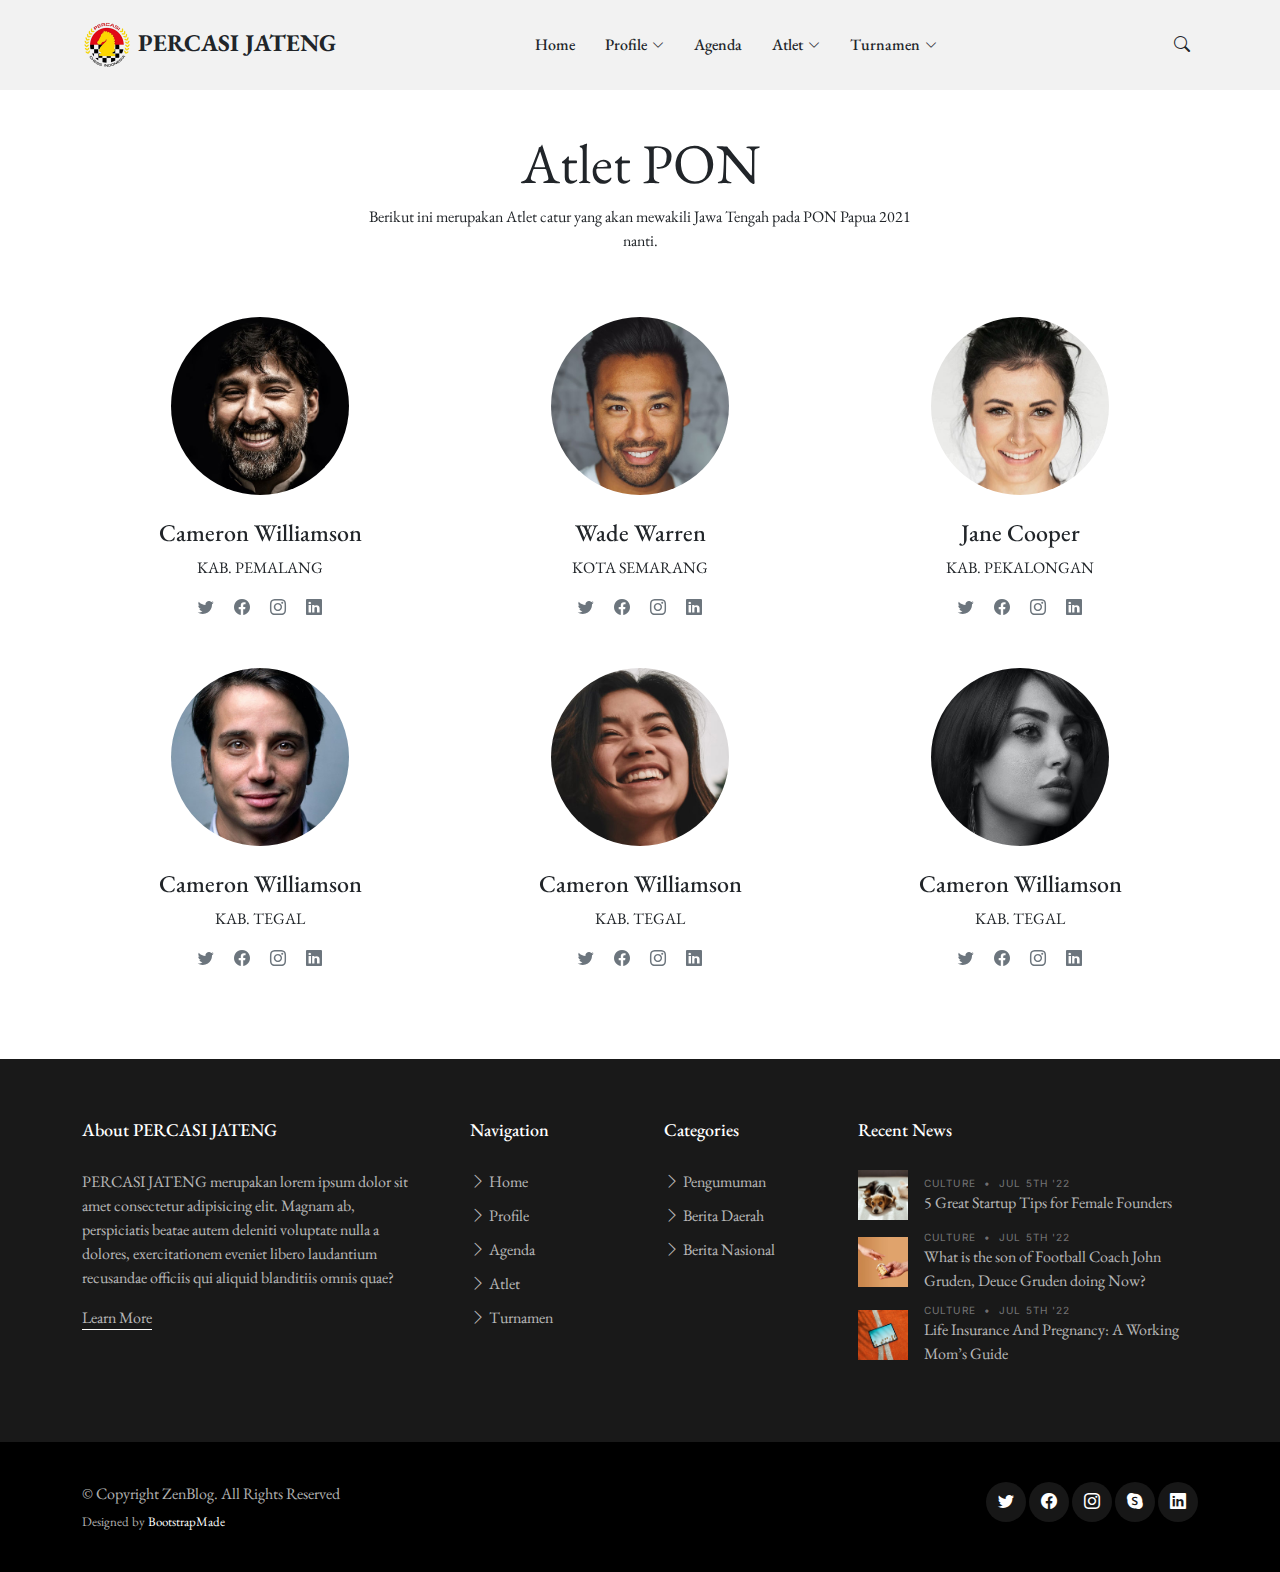
<file: atlet.html>
<!DOCTYPE html>
<html lang="en">

<head>
    <meta charset="utf-8">
    <meta content="width=device-width, initial-scale=1.0" name="viewport">

    <title>PERCASI JATENG - Atlet</title>
    <meta content="" name="description">
    <meta content="" name="keywords">

    <!-- Favicons -->
    <link href="assets/img/logo-percasi.png" rel="icon">
    <link href="assets/img/apple-touch-icon.png" rel="apple-touch-icon">

    <!-- Google Fonts -->
    <link rel="preconnect" href="https://fonts.googleapis.com">
    <link rel="preconnect" href="https://fonts.gstatic.com" crossorigin>
    <link href="https://fonts.googleapis.com/css2?family=EB+Garamond:wght@400;500&family=Inter:wght@400;500&family=Playfair+Display:ital,wght@0,400;0,700;1,400;1,700&display=swap" rel="stylesheet">

    <!-- Vendor CSS Files -->
    <link href="assets/vendor/bootstrap/css/bootstrap.min.css" rel="stylesheet">
    <link href="assets/vendor/bootstrap-icons/bootstrap-icons.css" rel="stylesheet">
    <link href="assets/vendor/swiper/swiper-bundle.min.css" rel="stylesheet">
    <link href="assets/vendor/glightbox/css/glightbox.min.css" rel="stylesheet">
    <link href="assets/vendor/aos/aos.css" rel="stylesheet">

    <!-- Template Main CSS Files -->
    <link href="assets/css/variables.css" rel="stylesheet">
    <link href="assets/css/main.css" rel="stylesheet">

    <!-- =======================================================
    * Template Name: ZenBlog - v1.1.0
    * Template URL: https://bootstrapmade.com/zenblog-bootstrap-blog-template/
    * Author: BootstrapMade.com
    * License: https:///bootstrapmade.com/license/
    ======================================================== -->
    </head>

<body>

    <!-- ======= Header ======= -->
    <header id="header" class="header d-flex align-items-center fixed-top">
        <div class="container-fluid container-xl d-flex align-items-center justify-content-between">

        <a href="index.html" class="logo d-flex align-items-center">
            <!-- Uncomment the line below if you also wish to use an image logo -->
            <img src="assets/img/logo-percasi.png" alt="">
            <h1>PERCASI JATENG</h1>
        </a>

        <nav id="navbar" class="navbar">
            <ul>
              <li><a href="index.html">Home</a></li>
              <li class="dropdown"><a href="category.html"><span>Profile</span> <i class="bi bi-chevron-down dropdown-indicator"></i></a>
                <ul>
                  <li><a href="#">Pengurus Inti</a></li>
                  <li><a href="#">Pengurus Cabang</a></li>
                  <li><a href="#">AD/ART</a></li>
                  <li><a href="galeri.html">Galeri</a></li>
                  <li><a href="about.html">Tentang</a></li>
                </ul>
              </li>
              <li><a href="agenda.html">Agenda</a></li>
              <li class="dropdown"><a href="category.html"><span>Atlet</span> <i class="bi bi-chevron-down dropdown-indicator"></i></a>
                <ul>
                  <li><a href="atlet.html">PON</a></li>
                  <li><a href="daerah.html">Daerah</a></li>
                </ul>
              </li>
              <li class="dropdown"><a href="category.html"><span>Turnamen</span> <i class="bi bi-chevron-down dropdown-indicator"></i></a>
                <ul>
                  <li><a href="#">Internasional</a></li>
                  <li><a href="#">Nasional</a></li>
                  <li><a href="#">Daerah</a></li>
                  <li><a href="#">Online</a></li>
                </ul>
              </li>
            </ul>
          </nav><!-- .navbar -->

        <div class="position-relative">

            <a href="#" class="mx-2 js-search-open"><span class="bi-search"></span></a>
            <i class="bi bi-list mobile-nav-toggle"></i>

            <!-- ======= Search Form ======= -->
            <div class="search-form-wrap js-search-form-wrap">
            <form action="search-result.html" class="search-form">
                <span class="icon bi-search"></span>
                <input type="text" placeholder="Search" class="form-control">
                <button class="btn js-search-close"><span class="bi-x"></span></button>
            </form>
            </div><!-- End Search Form -->

        </div>

        </div>

    </header><!-- End Header -->

    <main id="main">

        <section class="atlet">
            <div class="container" data-aos="fade-up">
                <div class="row">
                  <div class="col-12 text-center mb-5">
                      <div class="row justify-content-center">
                        <div class="col-lg-6">
                            <h2 class="display-4">Atlet PON</h2>
                            <p>Berikut ini merupakan Atlet catur yang akan mewakili Jawa Tengah pada PON Papua 2021 nanti.</p>
                        </div>
                      </div>
                  </div>
                  <div class="col-lg-4 text-center mb-5">
                      <img src="assets/img/person-1.jpg" alt="" class="img-fluid rounded-circle w-50 mb-4">
                      <h4>Cameron Williamson</h4>
                      <span class="d-block mb-3 text-uppercase">Kab. Pemalang</span>
                      <div class="social-links mb-3 mb-lg-0 text-center text-md-end">
                          <a href="#" class="twitter"><i class="bi bi-twitter"></i></a>
                          <a href="#" class="facebook"><i class="bi bi-facebook"></i></a>
                          <a href="#" class="instagram"><i class="bi bi-instagram"></i></a>
                          <a href="#" class="linkedin"><i class="bi bi-linkedin"></i></a>
                      </div>
                  </div>
                  <div class="col-lg-4 text-center mb-5">
                      <img src="assets/img/person-2.jpg" alt="" class="img-fluid rounded-circle w-50 mb-4">
                      <h4>Wade Warren</h4>
                      <span class="d-block mb-3 text-uppercase">Kota Semarang</span>
                      <div class="social-links mb-3 mb-lg-0 text-center text-md-end">
                          <a href="#" class="twitter"><i class="bi bi-twitter"></i></a>
                          <a href="#" class="facebook"><i class="bi bi-facebook"></i></a>
                          <a href="#" class="instagram"><i class="bi bi-instagram"></i></a>
                          <a href="#" class="linkedin"><i class="bi bi-linkedin"></i></a>
                      </div>
                  </div>
                  <div class="col-lg-4 text-center mb-5">
                      <img src="assets/img/person-3.jpg" alt="" class="img-fluid rounded-circle w-50 mb-4">
                      <h4>Jane Cooper</h4>
                      <span class="d-block mb-3 text-uppercase">Kab. Pekalongan</span>
                      <div class="social-links mb-3 mb-lg-0 text-center text-md-end">
                          <a href="#" class="twitter"><i class="bi bi-twitter"></i></a>
                          <a href="#" class="facebook"><i class="bi bi-facebook"></i></a>
                          <a href="#" class="instagram"><i class="bi bi-instagram"></i></a>
                          <a href="#" class="linkedin"><i class="bi bi-linkedin"></i></a>
                      </div>
                  </div>
                  <div class="col-lg-4 text-center mb-5">
                      <img src="assets/img/person-4.jpg" alt="" class="img-fluid rounded-circle w-50 mb-4">
                      <h4>Cameron Williamson</h4>
                      <span class="d-block mb-3 text-uppercase">Kab. Tegal</span>
                      <div class="social-links mb-3 mb-lg-0 text-center text-md-end">
                          <a href="#" class="twitter"><i class="bi bi-twitter"></i></a>
                          <a href="#" class="facebook"><i class="bi bi-facebook"></i></a>
                          <a href="#" class="instagram"><i class="bi bi-instagram"></i></a>
                          <a href="#" class="linkedin"><i class="bi bi-linkedin"></i></a>
                      </div>
                  </div>
                  <div class="col-lg-4 text-center mb-5">
                      <img src="assets/img/person-5.jpg" alt="" class="img-fluid rounded-circle w-50 mb-4">
                      <h4>Cameron Williamson</h4>
                      <span class="d-block mb-3 text-uppercase">Kab. Tegal</span>
                      <div class="social-links mb-3 mb-lg-0 text-center text-md-end">
                          <a href="#" class="twitter"><i class="bi bi-twitter"></i></a>
                          <a href="#" class="facebook"><i class="bi bi-facebook"></i></a>
                          <a href="#" class="instagram"><i class="bi bi-instagram"></i></a>
                          <a href="#" class="linkedin"><i class="bi bi-linkedin"></i></a>
                      </div>
                  </div>
                  <div class="col-lg-4 text-center mb-5">
                      <img src="assets/img/person-6.jpg" alt="" class="img-fluid rounded-circle w-50 mb-4">
                      <h4>Cameron Williamson</h4>
                      <span class="d-block mb-3 text-uppercase">Kab. Tegal</span>
                      <div class="social-links mb-3 mb-lg-0 text-center text-md-end">
                          <a href="#" class="twitter"><i class="bi bi-twitter"></i></a>
                          <a href="#" class="facebook"><i class="bi bi-facebook"></i></a>
                          <a href="#" class="instagram"><i class="bi bi-instagram"></i></a>
                          <a href="#" class="linkedin"><i class="bi bi-linkedin"></i></a>
                      </div>
                  </div>
                </div>
            </div>
        </section>

    </main><!-- End #main -->

  <!-- ======= Footer ======= -->
  <footer id="footer" class="footer">

    <div class="footer-content">
      <div class="container">

        <div class="row g-5">
          <div class="col-lg-4">
            <h3 class="footer-heading">About PERCASI JATENG</h3>
            <p>PERCASI JATENG merupakan lorem ipsum dolor sit amet consectetur adipisicing elit. Magnam ab, perspiciatis beatae autem deleniti voluptate nulla a dolores, exercitationem eveniet libero laudantium recusandae officiis qui aliquid blanditiis omnis quae?</p>
            <p><a href="about.html" class="footer-link-more">Learn More</a></p>
          </div>
          <div class="col-6 col-lg-2">
            <h3 class="footer-heading">Navigation</h3>
            <ul class="footer-links list-unstyled">
              <li><a href="index.html"><i class="bi bi-chevron-right"></i> Home</a></li>
              <li><a href="index.html"><i class="bi bi-chevron-right"></i> Profile</a></li>
              <li><a href="agenda.html"><i class="bi bi-chevron-right"></i> Agenda</a></li>
              <li><a href="category.html"><i class="bi bi-chevron-right"></i> Atlet</a></li>
              <li><a href="single-post.html"><i class="bi bi-chevron-right"></i> Turnamen</a></li>
            </ul>
          </div>
          <div class="col-6 col-lg-2">
            <h3 class="footer-heading">Categories</h3>
            <ul class="footer-links list-unstyled">
              <li><a href="category.html"><i class="bi bi-chevron-right"></i> Pengumuman</a></li>
              <li><a href="category.html"><i class="bi bi-chevron-right"></i> Berita Daerah</a></li>
              <li><a href="category.html"><i class="bi bi-chevron-right"></i> Berita Nasional</a></li>

            </ul>
          </div>

          <div class="col-lg-4">
            <h3 class="footer-heading">Recent News</h3>

            <ul class="footer-links footer-blog-entry list-unstyled">
              <li>
                <a href="single-post.html" class="d-flex align-items-center">
                  <img src="assets/img/post-sq-1.jpg" alt="" class="img-fluid me-3">
                  <div>
                    <div class="post-meta d-block"><span class="date">Culture</span> <span class="mx-1">&bullet;</span> <span>Jul 5th '22</span></div>
                    <span>5 Great Startup Tips for Female Founders</span>
                  </div>
                </a>
              </li>

              <li>
                <a href="single-post.html" class="d-flex align-items-center">
                  <img src="assets/img/post-sq-2.jpg" alt="" class="img-fluid me-3">
                  <div>
                    <div class="post-meta d-block"><span class="date">Culture</span> <span class="mx-1">&bullet;</span> <span>Jul 5th '22</span></div>
                    <span>What is the son of Football Coach John Gruden, Deuce Gruden doing Now?</span>
                  </div>
                </a>
              </li>

              <li>
                <a href="single-post.html" class="d-flex align-items-center">
                  <img src="assets/img/post-sq-3.jpg" alt="" class="img-fluid me-3">
                  <div>
                    <div class="post-meta d-block"><span class="date">Culture</span> <span class="mx-1">&bullet;</span> <span>Jul 5th '22</span></div>
                    <span>Life Insurance And Pregnancy: A Working Mom’s Guide</span>
                  </div>
                </a>
              </li>

            </ul>

          </div>
        </div>
      </div>
    </div>

    <div class="footer-legal">
      <div class="container">

        <div class="row justify-content-between">
          <div class="col-md-6 text-center text-md-start mb-3 mb-md-0">
            <div class="copyright">
              © Copyright <strong><span>ZenBlog</span></strong>. All Rights Reserved
            </div>

            <div class="credits">
              <!-- All the links in the footer should remain intact. -->
              <!-- You can delete the links only if you purchased the pro version. -->
              <!-- Licensing information: https://bootstrapmade.com/license/ -->
              <!-- Purchase the pro version with working PHP/AJAX contact form: https://bootstrapmade.com/herobiz-bootstrap-business-template/ -->
              Designed by <a href="https://bootstrapmade.com/">BootstrapMade</a>
            </div>

          </div>

          <div class="col-md-6">
            <div class="social-links mb-3 mb-lg-0 text-center text-md-end">
              <a href="#" class="twitter"><i class="bi bi-twitter"></i></a>
              <a href="#" class="facebook"><i class="bi bi-facebook"></i></a>
              <a href="#" class="instagram"><i class="bi bi-instagram"></i></a>
              <a href="#" class="google-plus"><i class="bi bi-skype"></i></a>
              <a href="#" class="linkedin"><i class="bi bi-linkedin"></i></a>
            </div>

          </div>

        </div>

      </div>
    </div>

  </footer>

    <a href="#" class="scroll-top d-flex align-items-center justify-content-center"><i class="bi bi-arrow-up-short"></i></a>

    <!-- Vendor JS Files -->
    <script src="assets/vendor/bootstrap/js/bootstrap.bundle.min.js"></script>
    <script src="assets/vendor/swiper/swiper-bundle.min.js"></script>
    <script src="assets/vendor/glightbox/js/glightbox.min.js"></script>
    <script src="assets/vendor/aos/aos.js"></script>
    <script src="assets/vendor/php-email-form/validate.js"></script>

    <!-- Template Main JS File -->
    <script src="assets/js/main.js"></script>

</body>

</html>
</file>
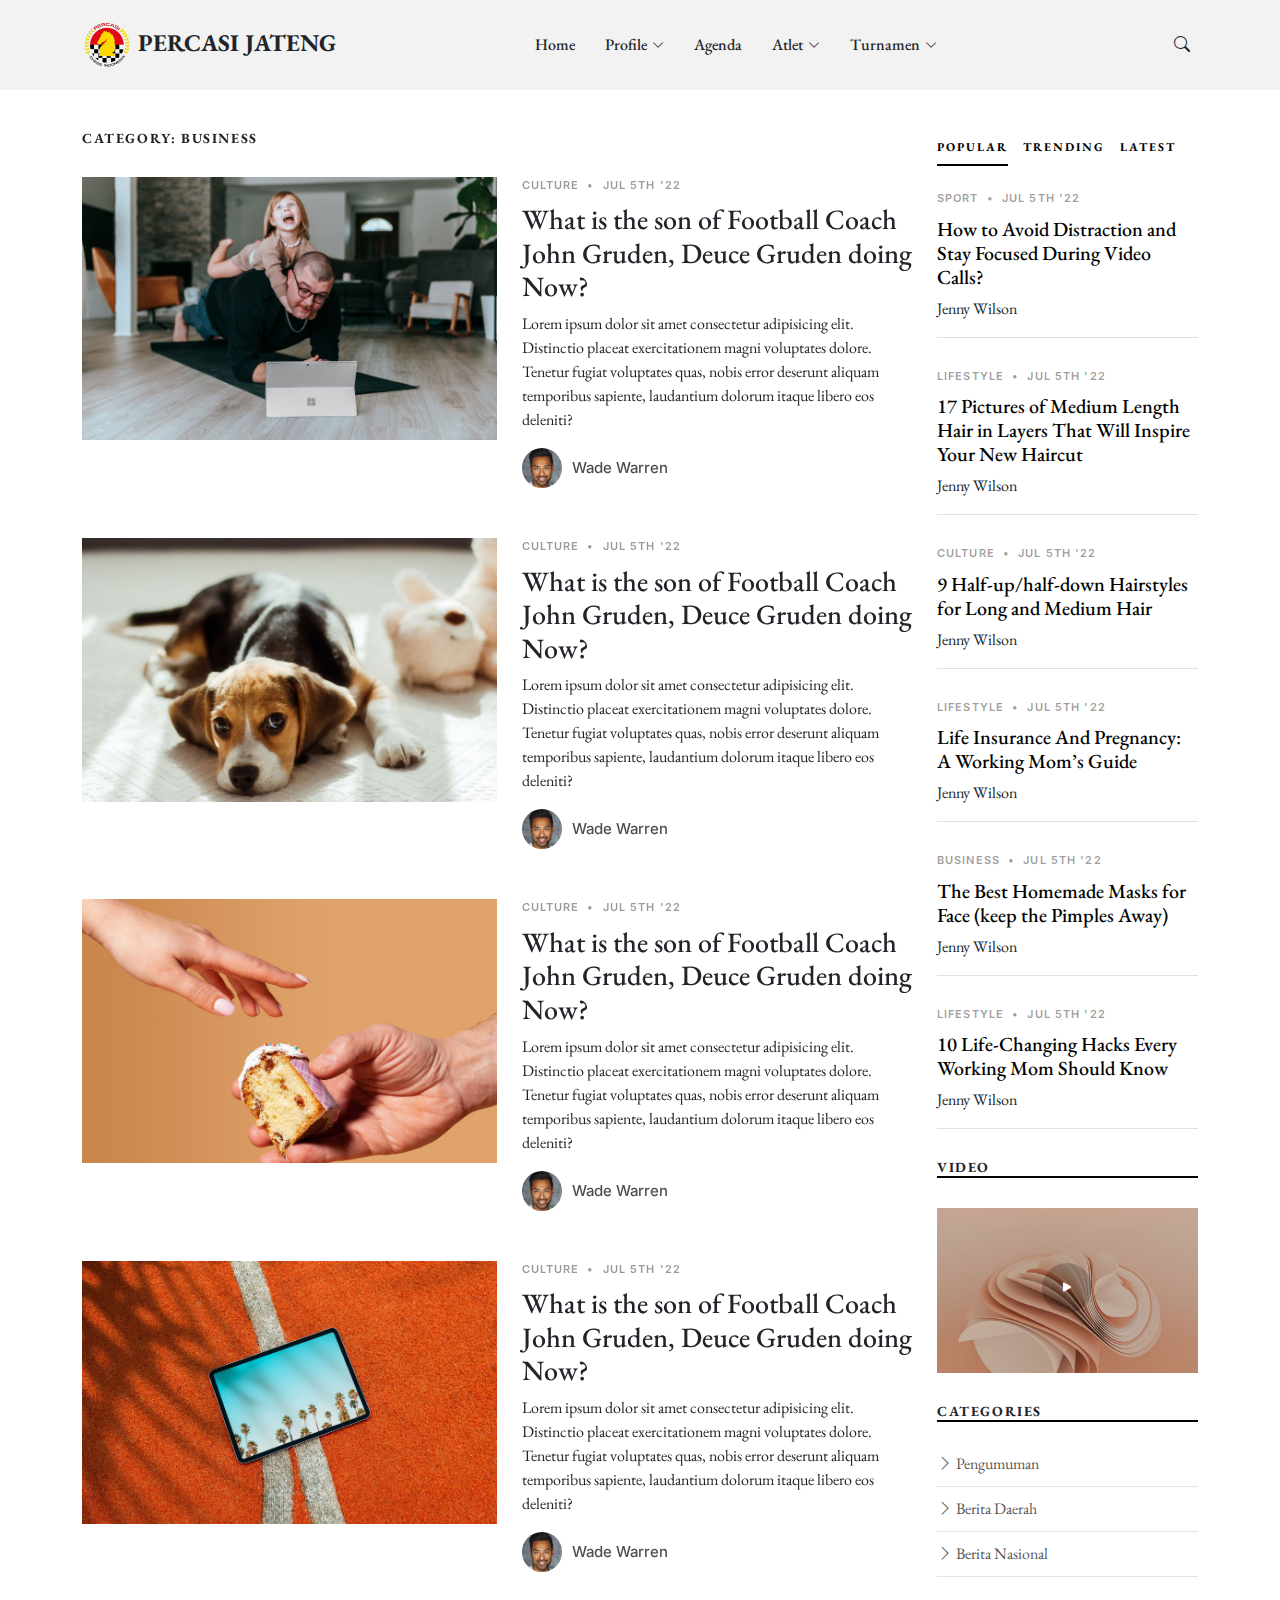
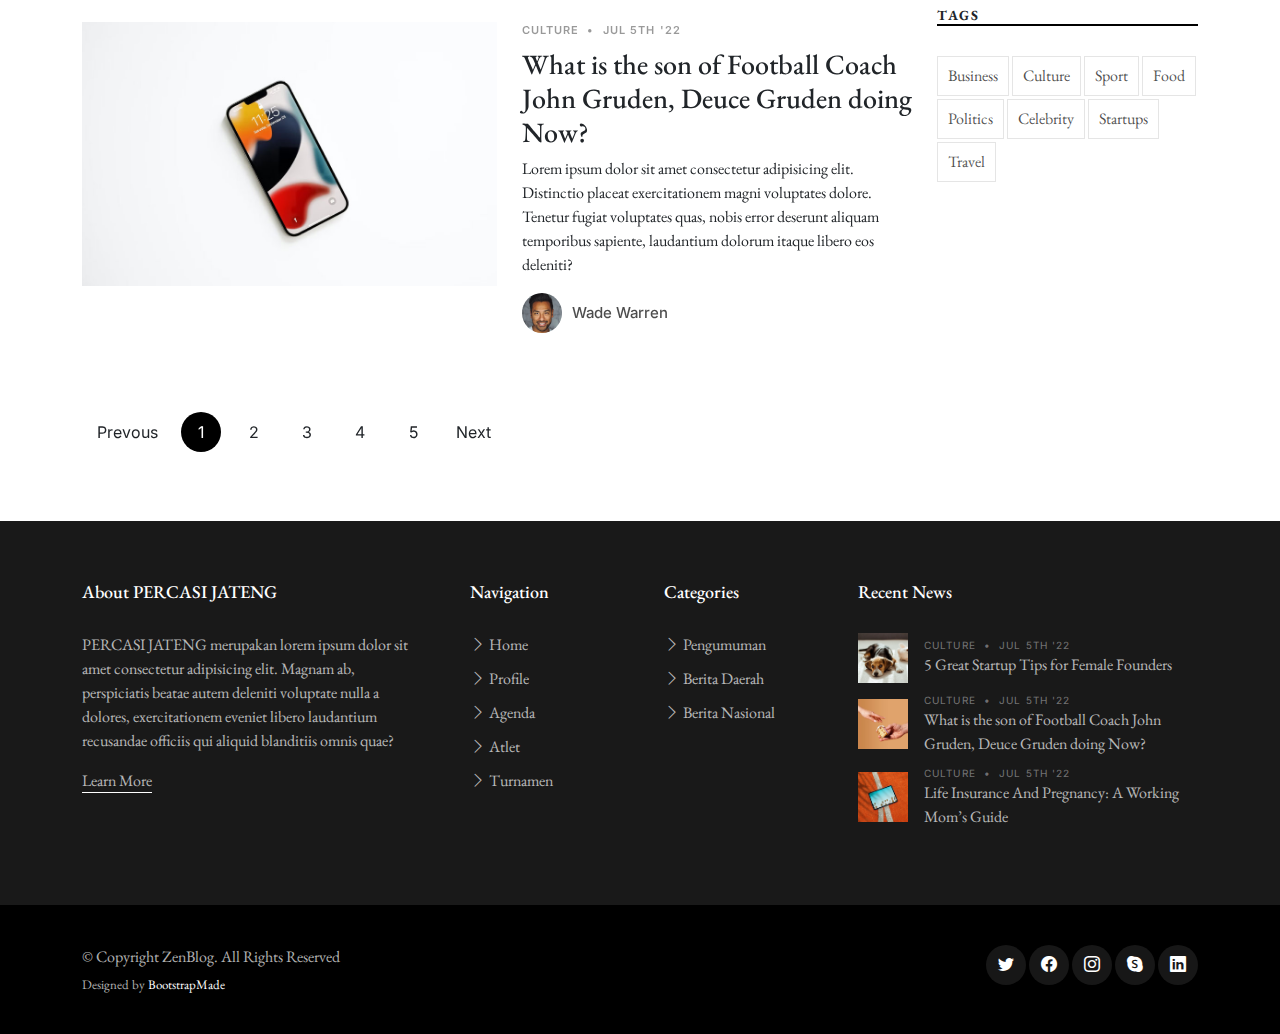
<file: category.html>
<!DOCTYPE html>
<html lang="en">

<head>
  <meta charset="utf-8">
  <meta content="width=device-width, initial-scale=1.0" name="viewport">

  <title>PERCASI JATENG - Categories</title>
  <meta content="" name="description">
  <meta content="" name="keywords">

  <!-- Favicons -->
  <link href="assets/img/logo-percasi.png" rel="icon">
  <link href="assets/img/apple-touch-icon.png" rel="apple-touch-icon">

  <!-- Google Fonts -->
  <link rel="preconnect" href="https://fonts.googleapis.com">
  <link rel="preconnect" href="https://fonts.gstatic.com" crossorigin>
  <link href="https://fonts.googleapis.com/css2?family=EB+Garamond:wght@400;500&family=Inter:wght@400;500&family=Playfair+Display:ital,wght@0,400;0,700;1,400;1,700&display=swap" rel="stylesheet">

  <!-- Vendor CSS Files -->
  <link href="assets/vendor/bootstrap/css/bootstrap.min.css" rel="stylesheet">
  <link href="assets/vendor/bootstrap-icons/bootstrap-icons.css" rel="stylesheet">
  <link href="assets/vendor/swiper/swiper-bundle.min.css" rel="stylesheet">
  <link href="assets/vendor/glightbox/css/glightbox.min.css" rel="stylesheet">
  <link href="assets/vendor/aos/aos.css" rel="stylesheet">

  <!-- Template Main CSS Files -->
  <link href="assets/css/variables.css" rel="stylesheet">
  <link href="assets/css/main.css" rel="stylesheet">

  <!-- =======================================================
  * Template Name: ZenBlog - v1.1.0
  * Template URL: https://bootstrapmade.com/zenblog-bootstrap-blog-template/
  * Author: BootstrapMade.com
  * License: https:///bootstrapmade.com/license/
  ======================================================== -->
</head>

<body>

  <!-- ======= Header ======= -->
  <header id="header" class="header d-flex align-items-center fixed-top">
    <div class="container-fluid container-xl d-flex align-items-center justify-content-between">

      <a href="index.html" class="logo d-flex align-items-center">
        <!-- Uncomment the line below if you also wish to use an image logo -->
        <img src="assets/img/logo-percasi.png" alt="">
        <h1>PERCASI JATENG</h1>
      </a>

      <nav id="navbar" class="navbar">
        <ul>
          <li><a href="index.html">Home</a></li>
          <li class="dropdown"><a href="category.html"><span>Profile</span> <i class="bi bi-chevron-down dropdown-indicator"></i></a>
            <ul>
              <li><a href="#">Pengurus Inti</a></li>
              <li><a href="#">Pengurus Cabang</a></li>
              <li><a href="#">AD/ART</a></li>
              <li><a href="galeri.html">Galeri</a></li>
              <li><a href="about.html">Tentang</a></li>
            </ul>
          </li>
          <li><a href="agenda.html">Agenda</a></li>
          <li class="dropdown"><a href="category.html"><span>Atlet</span> <i class="bi bi-chevron-down dropdown-indicator"></i></a>
            <ul>
              <li><a href="atlet.html">PON</a></li>
              <li><a href="daerah.html">Daerah</a></li>
            </ul>
          </li>
          <li class="dropdown"><a href="category.html"><span>Turnamen</span> <i class="bi bi-chevron-down dropdown-indicator"></i></a>
            <ul>
              <li><a href="#">Internasional</a></li>
              <li><a href="#">Nasional</a></li>
              <li><a href="#">Daerah</a></li>
              <li><a href="#">Online</a></li>
            </ul>
          </li>
        </ul>
      </nav><!-- .navbar -->

      <div class="position-relative">

        <a href="#" class="mx-2 js-search-open"><span class="bi-search"></span></a>
        <i class="bi bi-list mobile-nav-toggle"></i>

        <!-- ======= Search Form ======= -->
        <div class="search-form-wrap js-search-form-wrap">
          <form action="search-result.html" class="search-form">
            <span class="icon bi-search"></span>
            <input type="text" placeholder="Search" class="form-control">
            <button class="btn js-search-close"><span class="bi-x"></span></button>
          </form>
        </div><!-- End Search Form -->

      </div>

    </div>

  </header><!-- End Header -->

  <main id="main">
    <section>
      <div class="container">
        <div class="row">

          <div class="col-md-9" data-aos="fade-up">
            <h3 class="category-title">Category: Business</h3>

            <div class="d-md-flex post-entry-2 half">
              <a href="single-post.html" class="me-4 thumbnail">
                <img src="assets/img/post-landscape-6.jpg" alt="" class="img-fluid">
              </a>
              <div>
                <div class="post-meta"><span class="date">Culture</span> <span class="mx-1">&bullet;</span> <span>Jul 5th '22</span></div>
                <h3><a href="single-post.html">What is the son of Football Coach John Gruden, Deuce Gruden doing Now?</a></h3>
                <p>Lorem ipsum dolor sit amet consectetur adipisicing elit. Distinctio placeat exercitationem magni voluptates dolore. Tenetur fugiat voluptates quas, nobis error deserunt aliquam temporibus sapiente, laudantium dolorum itaque libero eos deleniti?</p>
                <div class="d-flex align-items-center author">
                  <div class="photo"><img src="assets/img/person-2.jpg" alt="" class="img-fluid"></div>
                  <div class="name">
                    <h3 class="m-0 p-0">Wade Warren</h3>
                  </div>
                </div>
              </div>
            </div>

            <div class="d-md-flex post-entry-2 half">
              <a href="single-post.html" class="me-4 thumbnail">
                <img src="assets/img/post-landscape-1.jpg" alt="" class="img-fluid">
              </a>
              <div>
                <div class="post-meta"><span class="date">Culture</span> <span class="mx-1">&bullet;</span> <span>Jul 5th '22</span></div>
                <h3><a href="single-post.html">What is the son of Football Coach John Gruden, Deuce Gruden doing Now?</a></h3>
                <p>Lorem ipsum dolor sit amet consectetur adipisicing elit. Distinctio placeat exercitationem magni voluptates dolore. Tenetur fugiat voluptates quas, nobis error deserunt aliquam temporibus sapiente, laudantium dolorum itaque libero eos deleniti?</p>
                <div class="d-flex align-items-center author">
                  <div class="photo"><img src="assets/img/person-2.jpg" alt="" class="img-fluid"></div>
                  <div class="name">
                    <h3 class="m-0 p-0">Wade Warren</h3>
                  </div>
                </div>
              </div>
            </div>

            <div class="d-md-flex post-entry-2 half">
              <a href="single-post.html" class="me-4 thumbnail">
                <img src="assets/img/post-landscape-2.jpg" alt="" class="img-fluid">
              </a>
              <div>
                <div class="post-meta"><span class="date">Culture</span> <span class="mx-1">&bullet;</span> <span>Jul 5th '22</span></div>
                <h3><a href="single-post.html">What is the son of Football Coach John Gruden, Deuce Gruden doing Now?</a></h3>
                <p>Lorem ipsum dolor sit amet consectetur adipisicing elit. Distinctio placeat exercitationem magni voluptates dolore. Tenetur fugiat voluptates quas, nobis error deserunt aliquam temporibus sapiente, laudantium dolorum itaque libero eos deleniti?</p>
                <div class="d-flex align-items-center author">
                  <div class="photo"><img src="assets/img/person-2.jpg" alt="" class="img-fluid"></div>
                  <div class="name">
                    <h3 class="m-0 p-0">Wade Warren</h3>
                  </div>
                </div>
              </div>
            </div>

            <div class="d-md-flex post-entry-2 half">
              <a href="single-post.html" class="me-4 thumbnail">
                <img src="assets/img/post-landscape-3.jpg" alt="" class="img-fluid">
              </a>
              <div>
                <div class="post-meta"><span class="date">Culture</span> <span class="mx-1">&bullet;</span> <span>Jul 5th '22</span></div>
                <h3><a href="single-post.html">What is the son of Football Coach John Gruden, Deuce Gruden doing Now?</a></h3>
                <p>Lorem ipsum dolor sit amet consectetur adipisicing elit. Distinctio placeat exercitationem magni voluptates dolore. Tenetur fugiat voluptates quas, nobis error deserunt aliquam temporibus sapiente, laudantium dolorum itaque libero eos deleniti?</p>
                <div class="d-flex align-items-center author">
                  <div class="photo"><img src="assets/img/person-2.jpg" alt="" class="img-fluid"></div>
                  <div class="name">
                    <h3 class="m-0 p-0">Wade Warren</h3>
                  </div>
                </div>
              </div>
            </div>

            <div class="d-md-flex post-entry-2 half">
              <a href="single-post.html" class="me-4 thumbnail">
                <img src="assets/img/post-landscape-4.jpg" alt="" class="img-fluid">
              </a>
              <div>
                <div class="post-meta"><span class="date">Culture</span> <span class="mx-1">&bullet;</span> <span>Jul 5th '22</span></div>
                <h3><a href="single-post.html">What is the son of Football Coach John Gruden, Deuce Gruden doing Now?</a></h3>
                <p>Lorem ipsum dolor sit amet consectetur adipisicing elit. Distinctio placeat exercitationem magni voluptates dolore. Tenetur fugiat voluptates quas, nobis error deserunt aliquam temporibus sapiente, laudantium dolorum itaque libero eos deleniti?</p>
                <div class="d-flex align-items-center author">
                  <div class="photo"><img src="assets/img/person-2.jpg" alt="" class="img-fluid"></div>
                  <div class="name">
                    <h3 class="m-0 p-0">Wade Warren</h3>
                  </div>
                </div>
              </div>
            </div>

            <div class="text-start py-4">
              <div class="custom-pagination">
                <a href="#" class="prev">Prevous</a>
                <a href="#" class="active">1</a>
                <a href="#">2</a>
                <a href="#">3</a>
                <a href="#">4</a>
                <a href="#">5</a>
                <a href="#" class="next">Next</a>
              </div>
            </div>
          </div>

          <div class="col-md-3">
            <!-- ======= Sidebar ======= -->
            <div class="aside-block">

              <ul class="nav nav-pills custom-tab-nav mb-4" id="pills-tab" role="tablist">
                <li class="nav-item" role="presentation">
                  <button class="nav-link active" id="pills-popular-tab" data-bs-toggle="pill" data-bs-target="#pills-popular" type="button" role="tab" aria-controls="pills-popular" aria-selected="true">Popular</button>
                </li>
                <li class="nav-item" role="presentation">
                  <button class="nav-link" id="pills-trending-tab" data-bs-toggle="pill" data-bs-target="#pills-trending" type="button" role="tab" aria-controls="pills-trending" aria-selected="false">Trending</button>
                </li>
                <li class="nav-item" role="presentation">
                  <button class="nav-link" id="pills-latest-tab" data-bs-toggle="pill" data-bs-target="#pills-latest" type="button" role="tab" aria-controls="pills-latest" aria-selected="false">Latest</button>
                </li>
              </ul>

              <div class="tab-content" id="pills-tabContent">

                <!-- Popular -->
                <div class="tab-pane fade show active" id="pills-popular" role="tabpanel" aria-labelledby="pills-popular-tab">
                  <div class="post-entry-1 border-bottom">
                    <div class="post-meta"><span class="date">Sport</span> <span class="mx-1">&bullet;</span> <span>Jul 5th '22</span></div>
                    <h2 class="mb-2"><a href="#">How to Avoid Distraction and Stay Focused During Video Calls?</a></h2>
                    <span class="author mb-3 d-block">Jenny Wilson</span>
                  </div>

                  <div class="post-entry-1 border-bottom">
                    <div class="post-meta"><span class="date">Lifestyle</span> <span class="mx-1">&bullet;</span> <span>Jul 5th '22</span></div>
                    <h2 class="mb-2"><a href="#">17 Pictures of Medium Length Hair in Layers That Will Inspire Your New Haircut</a></h2>
                    <span class="author mb-3 d-block">Jenny Wilson</span>
                  </div>

                  <div class="post-entry-1 border-bottom">
                    <div class="post-meta"><span class="date">Culture</span> <span class="mx-1">&bullet;</span> <span>Jul 5th '22</span></div>
                    <h2 class="mb-2"><a href="#">9 Half-up/half-down Hairstyles for Long and Medium Hair</a></h2>
                    <span class="author mb-3 d-block">Jenny Wilson</span>
                  </div>

                  <div class="post-entry-1 border-bottom">
                    <div class="post-meta"><span class="date">Lifestyle</span> <span class="mx-1">&bullet;</span> <span>Jul 5th '22</span></div>
                    <h2 class="mb-2"><a href="#">Life Insurance And Pregnancy: A Working Mom’s Guide</a></h2>
                    <span class="author mb-3 d-block">Jenny Wilson</span>
                  </div>

                  <div class="post-entry-1 border-bottom">
                    <div class="post-meta"><span class="date">Business</span> <span class="mx-1">&bullet;</span> <span>Jul 5th '22</span></div>
                    <h2 class="mb-2"><a href="#">The Best Homemade Masks for Face (keep the Pimples Away)</a></h2>
                    <span class="author mb-3 d-block">Jenny Wilson</span>
                  </div>

                  <div class="post-entry-1 border-bottom">
                    <div class="post-meta"><span class="date">Lifestyle</span> <span class="mx-1">&bullet;</span> <span>Jul 5th '22</span></div>
                    <h2 class="mb-2"><a href="#">10 Life-Changing Hacks Every Working Mom Should Know</a></h2>
                    <span class="author mb-3 d-block">Jenny Wilson</span>
                  </div>
                </div> <!-- End Popular -->

                <!-- Trending -->
                <div class="tab-pane fade" id="pills-trending" role="tabpanel" aria-labelledby="pills-trending-tab">
                  <div class="post-entry-1 border-bottom">
                    <div class="post-meta"><span class="date">Lifestyle</span> <span class="mx-1">&bullet;</span> <span>Jul 5th '22</span></div>
                    <h2 class="mb-2"><a href="#">17 Pictures of Medium Length Hair in Layers That Will Inspire Your New Haircut</a></h2>
                    <span class="author mb-3 d-block">Jenny Wilson</span>
                  </div>

                  <div class="post-entry-1 border-bottom">
                    <div class="post-meta"><span class="date">Culture</span> <span class="mx-1">&bullet;</span> <span>Jul 5th '22</span></div>
                    <h2 class="mb-2"><a href="#">9 Half-up/half-down Hairstyles for Long and Medium Hair</a></h2>
                    <span class="author mb-3 d-block">Jenny Wilson</span>
                  </div>

                  <div class="post-entry-1 border-bottom">
                    <div class="post-meta"><span class="date">Lifestyle</span> <span class="mx-1">&bullet;</span> <span>Jul 5th '22</span></div>
                    <h2 class="mb-2"><a href="#">Life Insurance And Pregnancy: A Working Mom’s Guide</a></h2>
                    <span class="author mb-3 d-block">Jenny Wilson</span>
                  </div>

                  <div class="post-entry-1 border-bottom">
                    <div class="post-meta"><span class="date">Sport</span> <span class="mx-1">&bullet;</span> <span>Jul 5th '22</span></div>
                    <h2 class="mb-2"><a href="#">How to Avoid Distraction and Stay Focused During Video Calls?</a></h2>
                    <span class="author mb-3 d-block">Jenny Wilson</span>
                  </div>
                  <div class="post-entry-1 border-bottom">
                    <div class="post-meta"><span class="date">Business</span> <span class="mx-1">&bullet;</span> <span>Jul 5th '22</span></div>
                    <h2 class="mb-2"><a href="#">The Best Homemade Masks for Face (keep the Pimples Away)</a></h2>
                    <span class="author mb-3 d-block">Jenny Wilson</span>
                  </div>

                  <div class="post-entry-1 border-bottom">
                    <div class="post-meta"><span class="date">Lifestyle</span> <span class="mx-1">&bullet;</span> <span>Jul 5th '22</span></div>
                    <h2 class="mb-2"><a href="#">10 Life-Changing Hacks Every Working Mom Should Know</a></h2>
                    <span class="author mb-3 d-block">Jenny Wilson</span>
                  </div>
                </div> <!-- End Trending -->

                <!-- Latest -->
                <div class="tab-pane fade" id="pills-latest" role="tabpanel" aria-labelledby="pills-latest-tab">
                  <div class="post-entry-1 border-bottom">
                    <div class="post-meta"><span class="date">Lifestyle</span> <span class="mx-1">&bullet;</span> <span>Jul 5th '22</span></div>
                    <h2 class="mb-2"><a href="#">Life Insurance And Pregnancy: A Working Mom’s Guide</a></h2>
                    <span class="author mb-3 d-block">Jenny Wilson</span>
                  </div>

                  <div class="post-entry-1 border-bottom">
                    <div class="post-meta"><span class="date">Business</span> <span class="mx-1">&bullet;</span> <span>Jul 5th '22</span></div>
                    <h2 class="mb-2"><a href="#">The Best Homemade Masks for Face (keep the Pimples Away)</a></h2>
                    <span class="author mb-3 d-block">Jenny Wilson</span>
                  </div>

                  <div class="post-entry-1 border-bottom">
                    <div class="post-meta"><span class="date">Lifestyle</span> <span class="mx-1">&bullet;</span> <span>Jul 5th '22</span></div>
                    <h2 class="mb-2"><a href="#">10 Life-Changing Hacks Every Working Mom Should Know</a></h2>
                    <span class="author mb-3 d-block">Jenny Wilson</span>
                  </div>

                  <div class="post-entry-1 border-bottom">
                    <div class="post-meta"><span class="date">Sport</span> <span class="mx-1">&bullet;</span> <span>Jul 5th '22</span></div>
                    <h2 class="mb-2"><a href="#">How to Avoid Distraction and Stay Focused During Video Calls?</a></h2>
                    <span class="author mb-3 d-block">Jenny Wilson</span>
                  </div>

                  <div class="post-entry-1 border-bottom">
                    <div class="post-meta"><span class="date">Lifestyle</span> <span class="mx-1">&bullet;</span> <span>Jul 5th '22</span></div>
                    <h2 class="mb-2"><a href="#">17 Pictures of Medium Length Hair in Layers That Will Inspire Your New Haircut</a></h2>
                    <span class="author mb-3 d-block">Jenny Wilson</span>
                  </div>

                  <div class="post-entry-1 border-bottom">
                    <div class="post-meta"><span class="date">Culture</span> <span class="mx-1">&bullet;</span> <span>Jul 5th '22</span></div>
                    <h2 class="mb-2"><a href="#">9 Half-up/half-down Hairstyles for Long and Medium Hair</a></h2>
                    <span class="author mb-3 d-block">Jenny Wilson</span>
                  </div>

                </div> <!-- End Latest -->

              </div>
            </div>

            <div class="aside-block">
              <h3 class="aside-title">Video</h3>
              <div class="video-post">
                <a href="https://www.youtube.com/watch?v=AiFfDjmd0jU" class="glightbox link-video">
                  <span class="bi-play-fill"></span>
                  <img src="assets/img/post-landscape-5.jpg" alt="" class="img-fluid">
                </a>
              </div>
            </div><!-- End Video -->

            <div class="aside-block">
              <h3 class="aside-title">Categories</h3>
              <ul class="aside-links list-unstyled">
                <li><a href="category.html"><i class="bi bi-chevron-right"></i> Pengumuman</a></li>
                <li><a href="category.html"><i class="bi bi-chevron-right"></i> Berita Daerah</a></li>
                <li><a href="category.html"><i class="bi bi-chevron-right"></i> Berita Nasional</a></li>
              </ul>
            </div><!-- End Categories -->

            <div class="aside-block">
              <h3 class="aside-title">Tags</h3>
              <ul class="aside-tags list-unstyled">
                <li><a href="category.html">Business</a></li>
                <li><a href="category.html">Culture</a></li>
                <li><a href="category.html">Sport</a></li>
                <li><a href="category.html">Food</a></li>
                <li><a href="category.html">Politics</a></li>
                <li><a href="category.html">Celebrity</a></li>
                <li><a href="category.html">Startups</a></li>
                <li><a href="category.html">Travel</a></li>
              </ul>
            </div><!-- End Tags -->

          </div>

        </div>
      </div>
    </section>
  </main><!-- End #main -->

  <!-- ======= Footer ======= -->
  <footer id="footer" class="footer">

    <div class="footer-content">
      <div class="container">

        <div class="row g-5">
          <div class="col-lg-4">
            <h3 class="footer-heading">About PERCASI JATENG</h3>
            <p>PERCASI JATENG merupakan lorem ipsum dolor sit amet consectetur adipisicing elit. Magnam ab, perspiciatis beatae autem deleniti voluptate nulla a dolores, exercitationem eveniet libero laudantium recusandae officiis qui aliquid blanditiis omnis quae?</p>
            <p><a href="about.html" class="footer-link-more">Learn More</a></p>
          </div>
          <div class="col-6 col-lg-2">
            <h3 class="footer-heading">Navigation</h3>
            <ul class="footer-links list-unstyled">
              <li><a href="index.html"><i class="bi bi-chevron-right"></i> Home</a></li>
              <li><a href="index.html"><i class="bi bi-chevron-right"></i> Profile</a></li>
              <li><a href="agenda.html"><i class="bi bi-chevron-right"></i> Agenda</a></li>
              <li><a href="category.html"><i class="bi bi-chevron-right"></i> Atlet</a></li>
              <li><a href="single-post.html"><i class="bi bi-chevron-right"></i> Turnamen</a></li>
            </ul>
          </div>
          <div class="col-6 col-lg-2">
            <h3 class="footer-heading">Categories</h3>
            <ul class="footer-links list-unstyled">
              <li><a href="category.html"><i class="bi bi-chevron-right"></i> Pengumuman</a></li>
              <li><a href="category.html"><i class="bi bi-chevron-right"></i> Berita Daerah</a></li>
              <li><a href="category.html"><i class="bi bi-chevron-right"></i> Berita Nasional</a></li>

            </ul>
          </div>

          <div class="col-lg-4">
            <h3 class="footer-heading">Recent News</h3>

            <ul class="footer-links footer-blog-entry list-unstyled">
              <li>
                <a href="single-post.html" class="d-flex align-items-center">
                  <img src="assets/img/post-sq-1.jpg" alt="" class="img-fluid me-3">
                  <div>
                    <div class="post-meta d-block"><span class="date">Culture</span> <span class="mx-1">&bullet;</span> <span>Jul 5th '22</span></div>
                    <span>5 Great Startup Tips for Female Founders</span>
                  </div>
                </a>
              </li>

              <li>
                <a href="single-post.html" class="d-flex align-items-center">
                  <img src="assets/img/post-sq-2.jpg" alt="" class="img-fluid me-3">
                  <div>
                    <div class="post-meta d-block"><span class="date">Culture</span> <span class="mx-1">&bullet;</span> <span>Jul 5th '22</span></div>
                    <span>What is the son of Football Coach John Gruden, Deuce Gruden doing Now?</span>
                  </div>
                </a>
              </li>

              <li>
                <a href="single-post.html" class="d-flex align-items-center">
                  <img src="assets/img/post-sq-3.jpg" alt="" class="img-fluid me-3">
                  <div>
                    <div class="post-meta d-block"><span class="date">Culture</span> <span class="mx-1">&bullet;</span> <span>Jul 5th '22</span></div>
                    <span>Life Insurance And Pregnancy: A Working Mom’s Guide</span>
                  </div>
                </a>
              </li>

            </ul>

          </div>
        </div>
      </div>
    </div>

    <div class="footer-legal">
      <div class="container">

        <div class="row justify-content-between">
          <div class="col-md-6 text-center text-md-start mb-3 mb-md-0">
            <div class="copyright">
              © Copyright <strong><span>ZenBlog</span></strong>. All Rights Reserved
            </div>

            <div class="credits">
              <!-- All the links in the footer should remain intact. -->
              <!-- You can delete the links only if you purchased the pro version. -->
              <!-- Licensing information: https://bootstrapmade.com/license/ -->
              <!-- Purchase the pro version with working PHP/AJAX contact form: https://bootstrapmade.com/herobiz-bootstrap-business-template/ -->
              Designed by <a href="https://bootstrapmade.com/">BootstrapMade</a>
            </div>

          </div>

          <div class="col-md-6">
            <div class="social-links mb-3 mb-lg-0 text-center text-md-end">
              <a href="#" class="twitter"><i class="bi bi-twitter"></i></a>
              <a href="#" class="facebook"><i class="bi bi-facebook"></i></a>
              <a href="#" class="instagram"><i class="bi bi-instagram"></i></a>
              <a href="#" class="google-plus"><i class="bi bi-skype"></i></a>
              <a href="#" class="linkedin"><i class="bi bi-linkedin"></i></a>
            </div>

          </div>

        </div>

      </div>
    </div>

  </footer>

  <a href="#" class="scroll-top d-flex align-items-center justify-content-center"><i class="bi bi-arrow-up-short"></i></a>

  <!-- Vendor JS Files -->
  <script src="assets/vendor/bootstrap/js/bootstrap.bundle.min.js"></script>
  <script src="assets/vendor/swiper/swiper-bundle.min.js"></script>
  <script src="assets/vendor/glightbox/js/glightbox.min.js"></script>
  <script src="assets/vendor/aos/aos.js"></script>
  <script src="assets/vendor/php-email-form/validate.js"></script>

  <!-- Template Main JS File -->
  <script src="assets/js/main.js"></script>

</body>

</html>
</file>
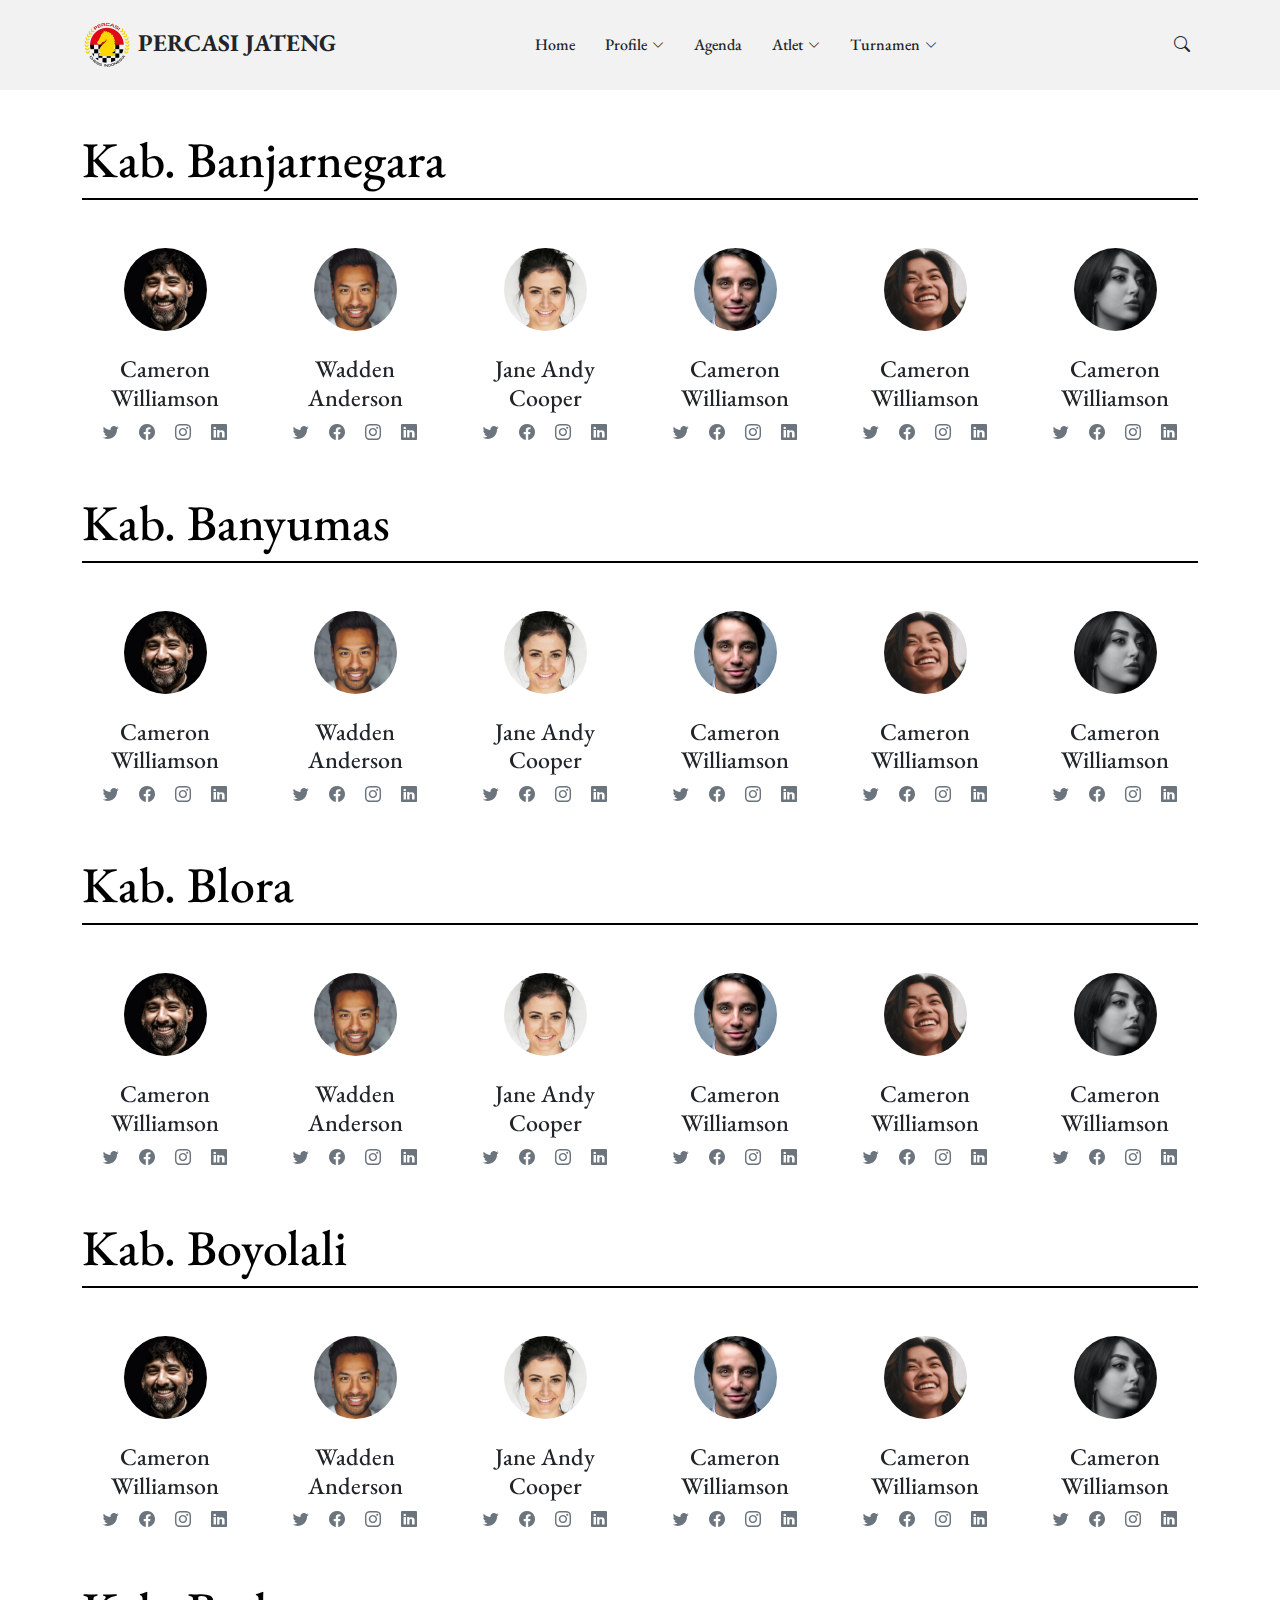
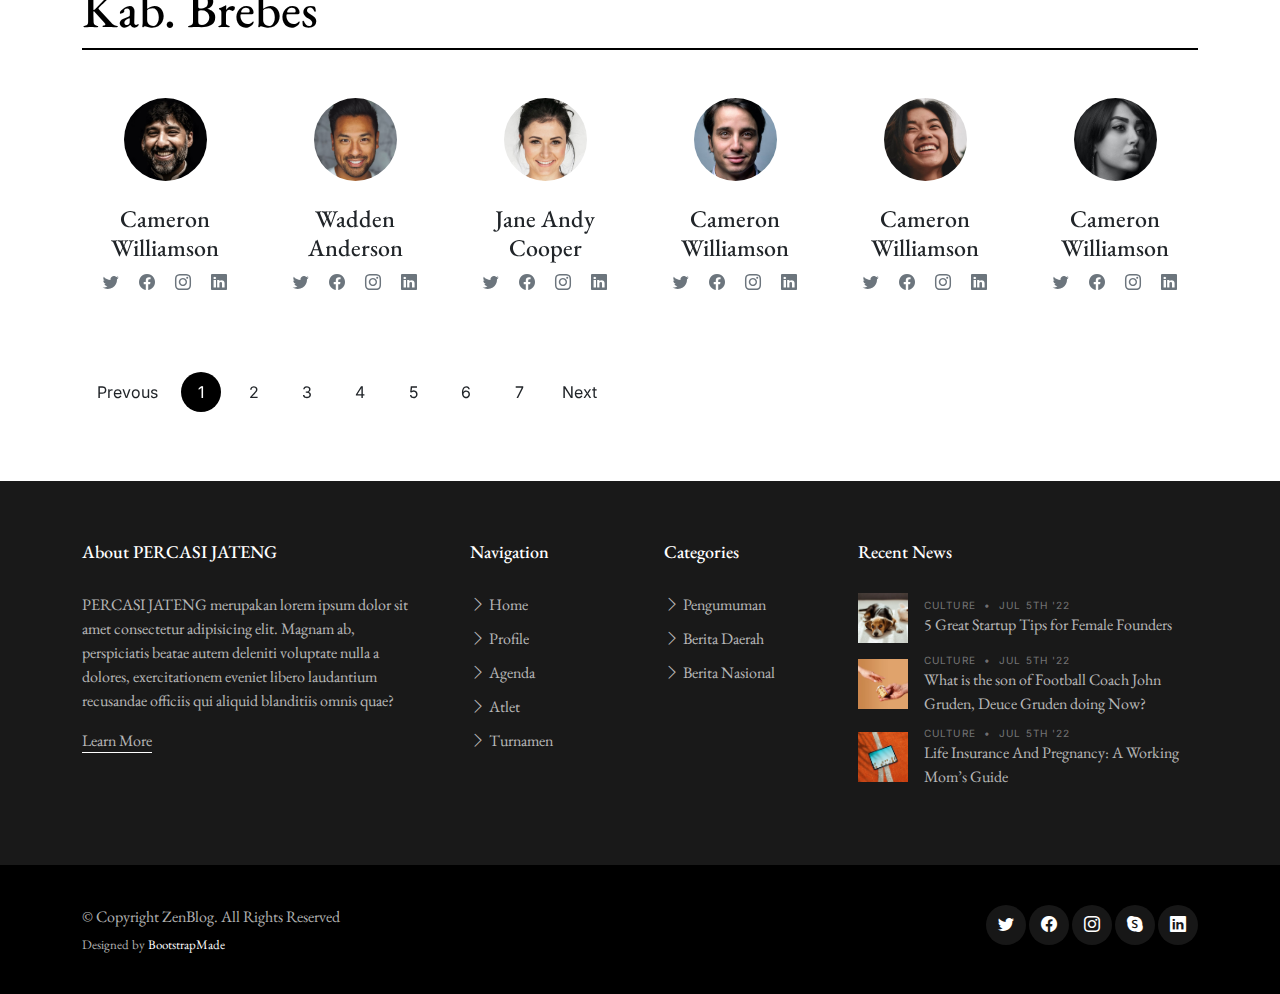
<file: daerah.html>
<!DOCTYPE html>
<html lang="en">

<head>
    <meta charset="utf-8">
    <meta content="width=device-width, initial-scale=1.0" name="viewport">

    <title>PERCASI JATENG - Atlet</title>
    <meta content="" name="description">
    <meta content="" name="keywords">

    <!-- Favicons -->
    <link href="assets/img/logo-percasi.png" rel="icon">
    <link href="assets/img/apple-touch-icon.png" rel="apple-touch-icon">

    <!-- Google Fonts -->
    <link rel="preconnect" href="https://fonts.googleapis.com">
    <link rel="preconnect" href="https://fonts.gstatic.com" crossorigin>
    <link href="https://fonts.googleapis.com/css2?family=EB+Garamond:wght@400;500&family=Inter:wght@400;500&family=Playfair+Display:ital,wght@0,400;0,700;1,400;1,700&display=swap" rel="stylesheet">

    <!-- Vendor CSS Files -->
    <link href="assets/vendor/bootstrap/css/bootstrap.min.css" rel="stylesheet">
    <link href="assets/vendor/bootstrap-icons/bootstrap-icons.css" rel="stylesheet">
    <link href="assets/vendor/swiper/swiper-bundle.min.css" rel="stylesheet">
    <link href="assets/vendor/glightbox/css/glightbox.min.css" rel="stylesheet">
    <link href="assets/vendor/aos/aos.css" rel="stylesheet">

    <!-- Template Main CSS Files -->
    <link href="assets/css/variables.css" rel="stylesheet">
    <link href="assets/css/main.css" rel="stylesheet">

    <!-- =======================================================
    * Template Name: ZenBlog - v1.1.0
    * Template URL: https://bootstrapmade.com/zenblog-bootstrap-blog-template/
    * Author: BootstrapMade.com
    * License: https:///bootstrapmade.com/license/
    ======================================================== -->
    </head>

<body>

    <!-- ======= Header ======= -->
    <header id="header" class="header d-flex align-items-center fixed-top">
        <div class="container-fluid container-xl d-flex align-items-center justify-content-between">

        <a href="index.html" class="logo d-flex align-items-center">
            <!-- Uncomment the line below if you also wish to use an image logo -->
            <img src="assets/img/logo-percasi.png" alt="">
            <h1>PERCASI JATENG</h1>
        </a>

        <nav id="navbar" class="navbar">
            <ul>
              <li><a href="index.html">Home</a></li>
              <li class="dropdown"><a href="category.html"><span>Profile</span> <i class="bi bi-chevron-down dropdown-indicator"></i></a>
                <ul>
                  <li><a href="#">Pengurus Inti</a></li>
                  <li><a href="#">Pengurus Cabang</a></li>
                  <li><a href="#">AD/ART</a></li>
                  <li><a href="galeri.html">Galeri</a></li>
                  <li><a href="about.html">Tentang</a></li>
                </ul>
              </li>
              <li><a href="agenda.html">Agenda</a></li>
              <li class="dropdown"><a href="category.html"><span>Atlet</span> <i class="bi bi-chevron-down dropdown-indicator"></i></a>
                <ul>
                  <li><a href="atlet.html">PON</a></li>
                  <li><a href="daerah.html">Daerah</a></li>
                </ul>
              </li>
              <li class="dropdown"><a href="category.html"><span>Turnamen</span> <i class="bi bi-chevron-down dropdown-indicator"></i></a>
                <ul>
                  <li><a href="#">Internasional</a></li>
                  <li><a href="#">Nasional</a></li>
                  <li><a href="#">Daerah</a></li>
                  <li><a href="#">Online</a></li>
                </ul>
              </li>
            </ul>
          </nav><!-- .navbar -->

        <div class="position-relative">

            <a href="#" class="mx-2 js-search-open"><span class="bi-search"></span></a>
            <i class="bi bi-list mobile-nav-toggle"></i>

            <!-- ======= Search Form ======= -->
            <div class="search-form-wrap js-search-form-wrap">
            <form action="search-result.html" class="search-form">
                <span class="icon bi-search"></span>
                <input type="text" placeholder="Search" class="form-control">
                <button class="btn js-search-close"><span class="bi-x"></span></button>
            </form>
            </div><!-- End Search Form -->

        </div>

        </div>

    </header><!-- End Header -->

    <main id="main">

        <section class="atlet">
            <div class="container" data-aos="fade-up">
                <div class="section-header d-flex justify-content-between align-items-center mb-5">
                    <h2>Kab. Banjarnegara</h2>
                </div>
                <div class="row">
                    <div class="col-lg-2 col-md-4 col-6 text-center mb-5">
                        <img src="assets/img/person-1.jpg" alt="" class="img-fluid rounded-circle w-50 mb-4">
                        <h4>Cameron Williamson</h4>
                        <div class="social-links mb-3 mb-lg-0 text-center text-md-end">
                            <a href="#" class="twitter"><i class="bi bi-twitter"></i></a>
                            <a href="#" class="facebook"><i class="bi bi-facebook"></i></a>
                            <a href="#" class="instagram"><i class="bi bi-instagram"></i></a>
                            <a href="#" class="linkedin"><i class="bi bi-linkedin"></i></a>
                        </div>
                    </div>
                    <div class="col-lg-2 col-md-4 col-6 text-center mb-5">
                        <img src="assets/img/person-2.jpg" alt="" class="img-fluid rounded-circle w-50 mb-4">
                        <h4>Wadden Anderson</h4>
                        <div class="social-links mb-3 mb-lg-0 text-center text-md-end">
                            <a href="#" class="twitter"><i class="bi bi-twitter"></i></a>
                            <a href="#" class="facebook"><i class="bi bi-facebook"></i></a>
                            <a href="#" class="instagram"><i class="bi bi-instagram"></i></a>
                            <a href="#" class="linkedin"><i class="bi bi-linkedin"></i></a>
                        </div>
                    </div>
                    <div class="col-lg-2 col-md-4 col-6 text-center mb-5">
                        <img src="assets/img/person-3.jpg" alt="" class="img-fluid rounded-circle w-50 mb-4">
                        <h4>Jane Andy Cooper</h4>
                        <div class="social-links mb-3 mb-lg-0 text-center text-md-end">
                            <a href="#" class="twitter"><i class="bi bi-twitter"></i></a>
                            <a href="#" class="facebook"><i class="bi bi-facebook"></i></a>
                            <a href="#" class="instagram"><i class="bi bi-instagram"></i></a>
                            <a href="#" class="linkedin"><i class="bi bi-linkedin"></i></a>
                        </div>
                    </div>
                    <div class="col-lg-2 col-md-4 col-6 text-center mb-5">
                        <img src="assets/img/person-4.jpg" alt="" class="img-fluid rounded-circle w-50 mb-4">
                        <h4>Cameron Williamson</h4>
                        <div class="social-links mb-3 mb-lg-0 text-center text-md-end">
                            <a href="#" class="twitter"><i class="bi bi-twitter"></i></a>
                            <a href="#" class="facebook"><i class="bi bi-facebook"></i></a>
                            <a href="#" class="instagram"><i class="bi bi-instagram"></i></a>
                            <a href="#" class="linkedin"><i class="bi bi-linkedin"></i></a>
                        </div>
                    </div>
                    <div class="col-lg-2 col-md-4 col-6 text-center mb-5">
                        <img src="assets/img/person-5.jpg" alt="" class="img-fluid rounded-circle w-50 mb-4">
                        <h4>Cameron Williamson</h4>
                        <div class="social-links mb-3 mb-lg-0 text-center text-md-end">
                            <a href="#" class="twitter"><i class="bi bi-twitter"></i></a>
                            <a href="#" class="facebook"><i class="bi bi-facebook"></i></a>
                            <a href="#" class="instagram"><i class="bi bi-instagram"></i></a>
                            <a href="#" class="linkedin"><i class="bi bi-linkedin"></i></a>
                        </div>
                    </div>
                    <div class="col-lg-2 col-md-4 col-6 text-center mb-5">
                        <img src="assets/img/person-6.jpg" alt="" class="img-fluid rounded-circle w-50 mb-4">
                        <h4>Cameron Williamson</h4>
                        <div class="social-links mb-3 mb-lg-0 text-center text-md-end">
                            <a href="#" class="twitter"><i class="bi bi-twitter"></i></a>
                            <a href="#" class="facebook"><i class="bi bi-facebook"></i></a>
                            <a href="#" class="instagram"><i class="bi bi-instagram"></i></a>
                            <a href="#" class="linkedin"><i class="bi bi-linkedin"></i></a>
                        </div>
                    </div>
                </div>

                <div class="section-header d-flex justify-content-between align-items-center mb-5">
                    <h2>Kab. Banyumas</h2>
                </div>
                <div class="row">
                    <div class="col-lg-2 col-md-4 col-6 text-center mb-5">
                        <img src="assets/img/person-1.jpg" alt="" class="img-fluid rounded-circle w-50 mb-4">
                        <h4>Cameron Williamson</h4>
                        <div class="social-links mb-3 mb-lg-0 text-center text-md-end">
                            <a href="#" class="twitter"><i class="bi bi-twitter"></i></a>
                            <a href="#" class="facebook"><i class="bi bi-facebook"></i></a>
                            <a href="#" class="instagram"><i class="bi bi-instagram"></i></a>
                            <a href="#" class="linkedin"><i class="bi bi-linkedin"></i></a>
                        </div>
                    </div>
                    <div class="col-lg-2 col-md-4 col-6 text-center mb-5">
                        <img src="assets/img/person-2.jpg" alt="" class="img-fluid rounded-circle w-50 mb-4">
                        <h4>Wadden Anderson</h4>
                        <div class="social-links mb-3 mb-lg-0 text-center text-md-end">
                            <a href="#" class="twitter"><i class="bi bi-twitter"></i></a>
                            <a href="#" class="facebook"><i class="bi bi-facebook"></i></a>
                            <a href="#" class="instagram"><i class="bi bi-instagram"></i></a>
                            <a href="#" class="linkedin"><i class="bi bi-linkedin"></i></a>
                        </div>
                    </div>
                    <div class="col-lg-2 col-md-4 col-6 text-center mb-5">
                        <img src="assets/img/person-3.jpg" alt="" class="img-fluid rounded-circle w-50 mb-4">
                        <h4>Jane Andy Cooper</h4>
                        <div class="social-links mb-3 mb-lg-0 text-center text-md-end">
                            <a href="#" class="twitter"><i class="bi bi-twitter"></i></a>
                            <a href="#" class="facebook"><i class="bi bi-facebook"></i></a>
                            <a href="#" class="instagram"><i class="bi bi-instagram"></i></a>
                            <a href="#" class="linkedin"><i class="bi bi-linkedin"></i></a>
                        </div>
                    </div>
                    <div class="col-lg-2 col-md-4 col-6 text-center mb-5">
                        <img src="assets/img/person-4.jpg" alt="" class="img-fluid rounded-circle w-50 mb-4">
                        <h4>Cameron Williamson</h4>
                        <div class="social-links mb-3 mb-lg-0 text-center text-md-end">
                            <a href="#" class="twitter"><i class="bi bi-twitter"></i></a>
                            <a href="#" class="facebook"><i class="bi bi-facebook"></i></a>
                            <a href="#" class="instagram"><i class="bi bi-instagram"></i></a>
                            <a href="#" class="linkedin"><i class="bi bi-linkedin"></i></a>
                        </div>
                    </div>
                    <div class="col-lg-2 col-md-4 col-6 text-center mb-5">
                        <img src="assets/img/person-5.jpg" alt="" class="img-fluid rounded-circle w-50 mb-4">
                        <h4>Cameron Williamson</h4>
                        <div class="social-links mb-3 mb-lg-0 text-center text-md-end">
                            <a href="#" class="twitter"><i class="bi bi-twitter"></i></a>
                            <a href="#" class="facebook"><i class="bi bi-facebook"></i></a>
                            <a href="#" class="instagram"><i class="bi bi-instagram"></i></a>
                            <a href="#" class="linkedin"><i class="bi bi-linkedin"></i></a>
                        </div>
                    </div>
                    <div class="col-lg-2 col-md-4 col-6 text-center mb-5">
                        <img src="assets/img/person-6.jpg" alt="" class="img-fluid rounded-circle w-50 mb-4">
                        <h4>Cameron Williamson</h4>
                        <div class="social-links mb-3 mb-lg-0 text-center text-md-end">
                            <a href="#" class="twitter"><i class="bi bi-twitter"></i></a>
                            <a href="#" class="facebook"><i class="bi bi-facebook"></i></a>
                            <a href="#" class="instagram"><i class="bi bi-instagram"></i></a>
                            <a href="#" class="linkedin"><i class="bi bi-linkedin"></i></a>
                        </div>
                    </div>
                </div>

                <div class="section-header d-flex justify-content-between align-items-center mb-5">
                    <h2>Kab. Blora</h2>
                </div>
                <div class="row">
                    <div class="col-lg-2 col-md-4 col-6 text-center mb-5">
                        <img src="assets/img/person-1.jpg" alt="" class="img-fluid rounded-circle w-50 mb-4">
                        <h4>Cameron Williamson</h4>
                        <div class="social-links mb-3 mb-lg-0 text-center text-md-end">
                            <a href="#" class="twitter"><i class="bi bi-twitter"></i></a>
                            <a href="#" class="facebook"><i class="bi bi-facebook"></i></a>
                            <a href="#" class="instagram"><i class="bi bi-instagram"></i></a>
                            <a href="#" class="linkedin"><i class="bi bi-linkedin"></i></a>
                        </div>
                    </div>
                    <div class="col-lg-2 col-md-4 col-6 text-center mb-5">
                        <img src="assets/img/person-2.jpg" alt="" class="img-fluid rounded-circle w-50 mb-4">
                        <h4>Wadden Anderson</h4>
                        <div class="social-links mb-3 mb-lg-0 text-center text-md-end">
                            <a href="#" class="twitter"><i class="bi bi-twitter"></i></a>
                            <a href="#" class="facebook"><i class="bi bi-facebook"></i></a>
                            <a href="#" class="instagram"><i class="bi bi-instagram"></i></a>
                            <a href="#" class="linkedin"><i class="bi bi-linkedin"></i></a>
                        </div>
                    </div>
                    <div class="col-lg-2 col-md-4 col-6 text-center mb-5">
                        <img src="assets/img/person-3.jpg" alt="" class="img-fluid rounded-circle w-50 mb-4">
                        <h4>Jane Andy Cooper</h4>
                        <div class="social-links mb-3 mb-lg-0 text-center text-md-end">
                            <a href="#" class="twitter"><i class="bi bi-twitter"></i></a>
                            <a href="#" class="facebook"><i class="bi bi-facebook"></i></a>
                            <a href="#" class="instagram"><i class="bi bi-instagram"></i></a>
                            <a href="#" class="linkedin"><i class="bi bi-linkedin"></i></a>
                        </div>
                    </div>
                    <div class="col-lg-2 col-md-4 col-6 text-center mb-5">
                        <img src="assets/img/person-4.jpg" alt="" class="img-fluid rounded-circle w-50 mb-4">
                        <h4>Cameron Williamson</h4>
                        <div class="social-links mb-3 mb-lg-0 text-center text-md-end">
                            <a href="#" class="twitter"><i class="bi bi-twitter"></i></a>
                            <a href="#" class="facebook"><i class="bi bi-facebook"></i></a>
                            <a href="#" class="instagram"><i class="bi bi-instagram"></i></a>
                            <a href="#" class="linkedin"><i class="bi bi-linkedin"></i></a>
                        </div>
                    </div>
                    <div class="col-lg-2 col-md-4 col-6 text-center mb-5">
                        <img src="assets/img/person-5.jpg" alt="" class="img-fluid rounded-circle w-50 mb-4">
                        <h4>Cameron Williamson</h4>
                        <div class="social-links mb-3 mb-lg-0 text-center text-md-end">
                            <a href="#" class="twitter"><i class="bi bi-twitter"></i></a>
                            <a href="#" class="facebook"><i class="bi bi-facebook"></i></a>
                            <a href="#" class="instagram"><i class="bi bi-instagram"></i></a>
                            <a href="#" class="linkedin"><i class="bi bi-linkedin"></i></a>
                        </div>
                    </div>
                    <div class="col-lg-2 col-md-4 col-6 text-center mb-5">
                        <img src="assets/img/person-6.jpg" alt="" class="img-fluid rounded-circle w-50 mb-4">
                        <h4>Cameron Williamson</h4>
                        <div class="social-links mb-3 mb-lg-0 text-center text-md-end">
                            <a href="#" class="twitter"><i class="bi bi-twitter"></i></a>
                            <a href="#" class="facebook"><i class="bi bi-facebook"></i></a>
                            <a href="#" class="instagram"><i class="bi bi-instagram"></i></a>
                            <a href="#" class="linkedin"><i class="bi bi-linkedin"></i></a>
                        </div>
                    </div>
                </div>

                <div class="section-header d-flex justify-content-between align-items-center mb-5">
                    <h2>Kab. Boyolali</h2>
                </div>
                <div class="row">
                    <div class="col-lg-2 col-md-4 col-6 text-center mb-5">
                        <img src="assets/img/person-1.jpg" alt="" class="img-fluid rounded-circle w-50 mb-4">
                        <h4>Cameron Williamson</h4>
                        <div class="social-links mb-3 mb-lg-0 text-center text-md-end">
                            <a href="#" class="twitter"><i class="bi bi-twitter"></i></a>
                            <a href="#" class="facebook"><i class="bi bi-facebook"></i></a>
                            <a href="#" class="instagram"><i class="bi bi-instagram"></i></a>
                            <a href="#" class="linkedin"><i class="bi bi-linkedin"></i></a>
                        </div>
                    </div>
                    <div class="col-lg-2 col-md-4 col-6 text-center mb-5">
                        <img src="assets/img/person-2.jpg" alt="" class="img-fluid rounded-circle w-50 mb-4">
                        <h4>Wadden Anderson</h4>
                        <div class="social-links mb-3 mb-lg-0 text-center text-md-end">
                            <a href="#" class="twitter"><i class="bi bi-twitter"></i></a>
                            <a href="#" class="facebook"><i class="bi bi-facebook"></i></a>
                            <a href="#" class="instagram"><i class="bi bi-instagram"></i></a>
                            <a href="#" class="linkedin"><i class="bi bi-linkedin"></i></a>
                        </div>
                    </div>
                    <div class="col-lg-2 col-md-4 col-6 text-center mb-5">
                        <img src="assets/img/person-3.jpg" alt="" class="img-fluid rounded-circle w-50 mb-4">
                        <h4>Jane Andy Cooper</h4>
                        <div class="social-links mb-3 mb-lg-0 text-center text-md-end">
                            <a href="#" class="twitter"><i class="bi bi-twitter"></i></a>
                            <a href="#" class="facebook"><i class="bi bi-facebook"></i></a>
                            <a href="#" class="instagram"><i class="bi bi-instagram"></i></a>
                            <a href="#" class="linkedin"><i class="bi bi-linkedin"></i></a>
                        </div>
                    </div>
                    <div class="col-lg-2 col-md-4 col-6 text-center mb-5">
                        <img src="assets/img/person-4.jpg" alt="" class="img-fluid rounded-circle w-50 mb-4">
                        <h4>Cameron Williamson</h4>
                        <div class="social-links mb-3 mb-lg-0 text-center text-md-end">
                            <a href="#" class="twitter"><i class="bi bi-twitter"></i></a>
                            <a href="#" class="facebook"><i class="bi bi-facebook"></i></a>
                            <a href="#" class="instagram"><i class="bi bi-instagram"></i></a>
                            <a href="#" class="linkedin"><i class="bi bi-linkedin"></i></a>
                        </div>
                    </div>
                    <div class="col-lg-2 col-md-4 col-6 text-center mb-5">
                        <img src="assets/img/person-5.jpg" alt="" class="img-fluid rounded-circle w-50 mb-4">
                        <h4>Cameron Williamson</h4>
                        <div class="social-links mb-3 mb-lg-0 text-center text-md-end">
                            <a href="#" class="twitter"><i class="bi bi-twitter"></i></a>
                            <a href="#" class="facebook"><i class="bi bi-facebook"></i></a>
                            <a href="#" class="instagram"><i class="bi bi-instagram"></i></a>
                            <a href="#" class="linkedin"><i class="bi bi-linkedin"></i></a>
                        </div>
                    </div>
                    <div class="col-lg-2 col-md-4 col-6 text-center mb-5">
                        <img src="assets/img/person-6.jpg" alt="" class="img-fluid rounded-circle w-50 mb-4">
                        <h4>Cameron Williamson</h4>
                        <div class="social-links mb-3 mb-lg-0 text-center text-md-end">
                            <a href="#" class="twitter"><i class="bi bi-twitter"></i></a>
                            <a href="#" class="facebook"><i class="bi bi-facebook"></i></a>
                            <a href="#" class="instagram"><i class="bi bi-instagram"></i></a>
                            <a href="#" class="linkedin"><i class="bi bi-linkedin"></i></a>
                        </div>
                    </div>
                </div>

                <div class="section-header d-flex justify-content-between align-items-center mb-5">
                    <h2>Kab. Brebes</h2>
                </div>
                <div class="row">
                    <div class="col-lg-2 col-md-4 col-6 text-center mb-5">
                        <img src="assets/img/person-1.jpg" alt="" class="img-fluid rounded-circle w-50 mb-4">
                        <h4>Cameron Williamson</h4>
                        <div class="social-links mb-3 mb-lg-0 text-center text-md-end">
                            <a href="#" class="twitter"><i class="bi bi-twitter"></i></a>
                            <a href="#" class="facebook"><i class="bi bi-facebook"></i></a>
                            <a href="#" class="instagram"><i class="bi bi-instagram"></i></a>
                            <a href="#" class="linkedin"><i class="bi bi-linkedin"></i></a>
                        </div>
                    </div>
                    <div class="col-lg-2 col-md-4 col-6 text-center mb-5">
                        <img src="assets/img/person-2.jpg" alt="" class="img-fluid rounded-circle w-50 mb-4">
                        <h4>Wadden Anderson</h4>
                        <div class="social-links mb-3 mb-lg-0 text-center text-md-end">
                            <a href="#" class="twitter"><i class="bi bi-twitter"></i></a>
                            <a href="#" class="facebook"><i class="bi bi-facebook"></i></a>
                            <a href="#" class="instagram"><i class="bi bi-instagram"></i></a>
                            <a href="#" class="linkedin"><i class="bi bi-linkedin"></i></a>
                        </div>
                    </div>
                    <div class="col-lg-2 col-md-4 col-6 text-center mb-5">
                        <img src="assets/img/person-3.jpg" alt="" class="img-fluid rounded-circle w-50 mb-4">
                        <h4>Jane Andy Cooper</h4>
                        <div class="social-links mb-3 mb-lg-0 text-center text-md-end">
                            <a href="#" class="twitter"><i class="bi bi-twitter"></i></a>
                            <a href="#" class="facebook"><i class="bi bi-facebook"></i></a>
                            <a href="#" class="instagram"><i class="bi bi-instagram"></i></a>
                            <a href="#" class="linkedin"><i class="bi bi-linkedin"></i></a>
                        </div>
                    </div>
                    <div class="col-lg-2 col-md-4 col-6 text-center mb-5">
                        <img src="assets/img/person-4.jpg" alt="" class="img-fluid rounded-circle w-50 mb-4">
                        <h4>Cameron Williamson</h4>
                        <div class="social-links mb-3 mb-lg-0 text-center text-md-end">
                            <a href="#" class="twitter"><i class="bi bi-twitter"></i></a>
                            <a href="#" class="facebook"><i class="bi bi-facebook"></i></a>
                            <a href="#" class="instagram"><i class="bi bi-instagram"></i></a>
                            <a href="#" class="linkedin"><i class="bi bi-linkedin"></i></a>
                        </div>
                    </div>
                    <div class="col-lg-2 col-md-4 col-6 text-center mb-5">
                        <img src="assets/img/person-5.jpg" alt="" class="img-fluid rounded-circle w-50 mb-4">
                        <h4>Cameron Williamson</h4>
                        <div class="social-links mb-3 mb-lg-0 text-center text-md-end">
                            <a href="#" class="twitter"><i class="bi bi-twitter"></i></a>
                            <a href="#" class="facebook"><i class="bi bi-facebook"></i></a>
                            <a href="#" class="instagram"><i class="bi bi-instagram"></i></a>
                            <a href="#" class="linkedin"><i class="bi bi-linkedin"></i></a>
                        </div>
                    </div>
                    <div class="col-lg-2 col-md-4 col-6 text-center mb-5">
                        <img src="assets/img/person-6.jpg" alt="" class="img-fluid rounded-circle w-50 mb-4">
                        <h4>Cameron Williamson</h4>
                        <div class="social-links mb-3 mb-lg-0 text-center text-md-end">
                            <a href="#" class="twitter"><i class="bi bi-twitter"></i></a>
                            <a href="#" class="facebook"><i class="bi bi-facebook"></i></a>
                            <a href="#" class="instagram"><i class="bi bi-instagram"></i></a>
                            <a href="#" class="linkedin"><i class="bi bi-linkedin"></i></a>
                        </div>
                    </div>
                </div>

                            <!-- Paging -->
                <div class="text-start py-4">
                    <div class="custom-pagination">
                        <a href="#" class="prev">Prevous</a>
                        <a href="#" class="active">1</a>
                        <a href="#">2</a>
                        <a href="#">3</a>
                        <a href="#">4</a>
                        <a href="#">5</a>
                        <a href="#">6</a>
                        <a href="#">7</a>
                        <a href="#" class="next">Next</a>
                    </div>
                </div><!-- End Paging -->
            </div>
        </section>

    </main><!-- End #main -->

  <!-- ======= Footer ======= -->
  <footer id="footer" class="footer">

    <div class="footer-content">
      <div class="container">

        <div class="row g-5">
          <div class="col-lg-4">
            <h3 class="footer-heading">About PERCASI JATENG</h3>
            <p>PERCASI JATENG merupakan lorem ipsum dolor sit amet consectetur adipisicing elit. Magnam ab, perspiciatis beatae autem deleniti voluptate nulla a dolores, exercitationem eveniet libero laudantium recusandae officiis qui aliquid blanditiis omnis quae?</p>
            <p><a href="about.html" class="footer-link-more">Learn More</a></p>
          </div>
          <div class="col-6 col-lg-2">
            <h3 class="footer-heading">Navigation</h3>
            <ul class="footer-links list-unstyled">
              <li><a href="index.html"><i class="bi bi-chevron-right"></i> Home</a></li>
              <li><a href="index.html"><i class="bi bi-chevron-right"></i> Profile</a></li>
              <li><a href="agenda.html"><i class="bi bi-chevron-right"></i> Agenda</a></li>
              <li><a href="category.html"><i class="bi bi-chevron-right"></i> Atlet</a></li>
              <li><a href="single-post.html"><i class="bi bi-chevron-right"></i> Turnamen</a></li>
            </ul>
          </div>
          <div class="col-6 col-lg-2">
            <h3 class="footer-heading">Categories</h3>
            <ul class="footer-links list-unstyled">
              <li><a href="category.html"><i class="bi bi-chevron-right"></i> Pengumuman</a></li>
              <li><a href="category.html"><i class="bi bi-chevron-right"></i> Berita Daerah</a></li>
              <li><a href="category.html"><i class="bi bi-chevron-right"></i> Berita Nasional</a></li>

            </ul>
          </div>

          <div class="col-lg-4">
            <h3 class="footer-heading">Recent News</h3>

            <ul class="footer-links footer-blog-entry list-unstyled">
              <li>
                <a href="single-post.html" class="d-flex align-items-center">
                  <img src="assets/img/post-sq-1.jpg" alt="" class="img-fluid me-3">
                  <div>
                    <div class="post-meta d-block"><span class="date">Culture</span> <span class="mx-1">&bullet;</span> <span>Jul 5th '22</span></div>
                    <span>5 Great Startup Tips for Female Founders</span>
                  </div>
                </a>
              </li>

              <li>
                <a href="single-post.html" class="d-flex align-items-center">
                  <img src="assets/img/post-sq-2.jpg" alt="" class="img-fluid me-3">
                  <div>
                    <div class="post-meta d-block"><span class="date">Culture</span> <span class="mx-1">&bullet;</span> <span>Jul 5th '22</span></div>
                    <span>What is the son of Football Coach John Gruden, Deuce Gruden doing Now?</span>
                  </div>
                </a>
              </li>

              <li>
                <a href="single-post.html" class="d-flex align-items-center">
                  <img src="assets/img/post-sq-3.jpg" alt="" class="img-fluid me-3">
                  <div>
                    <div class="post-meta d-block"><span class="date">Culture</span> <span class="mx-1">&bullet;</span> <span>Jul 5th '22</span></div>
                    <span>Life Insurance And Pregnancy: A Working Mom’s Guide</span>
                  </div>
                </a>
              </li>

            </ul>

          </div>
        </div>
      </div>
    </div>

    <div class="footer-legal">
      <div class="container">

        <div class="row justify-content-between">
          <div class="col-md-6 text-center text-md-start mb-3 mb-md-0">
            <div class="copyright">
              © Copyright <strong><span>ZenBlog</span></strong>. All Rights Reserved
            </div>

            <div class="credits">
              <!-- All the links in the footer should remain intact. -->
              <!-- You can delete the links only if you purchased the pro version. -->
              <!-- Licensing information: https://bootstrapmade.com/license/ -->
              <!-- Purchase the pro version with working PHP/AJAX contact form: https://bootstrapmade.com/herobiz-bootstrap-business-template/ -->
              Designed by <a href="https://bootstrapmade.com/">BootstrapMade</a>
            </div>

          </div>

          <div class="col-md-6">
            <div class="social-links mb-3 mb-lg-0 text-center text-md-end">
              <a href="#" class="twitter"><i class="bi bi-twitter"></i></a>
              <a href="#" class="facebook"><i class="bi bi-facebook"></i></a>
              <a href="#" class="instagram"><i class="bi bi-instagram"></i></a>
              <a href="#" class="google-plus"><i class="bi bi-skype"></i></a>
              <a href="#" class="linkedin"><i class="bi bi-linkedin"></i></a>
            </div>

          </div>

        </div>

      </div>
    </div>

  </footer>

    <a href="#" class="scroll-top d-flex align-items-center justify-content-center"><i class="bi bi-arrow-up-short"></i></a>

    <!-- Vendor JS Files -->
    <script src="assets/vendor/bootstrap/js/bootstrap.bundle.min.js"></script>
    <script src="assets/vendor/swiper/swiper-bundle.min.js"></script>
    <script src="assets/vendor/glightbox/js/glightbox.min.js"></script>
    <script src="assets/vendor/aos/aos.js"></script>
    <script src="assets/vendor/php-email-form/validate.js"></script>

    <!-- Template Main JS File -->
    <script src="assets/js/main.js"></script>

</body>

</html>
</file>
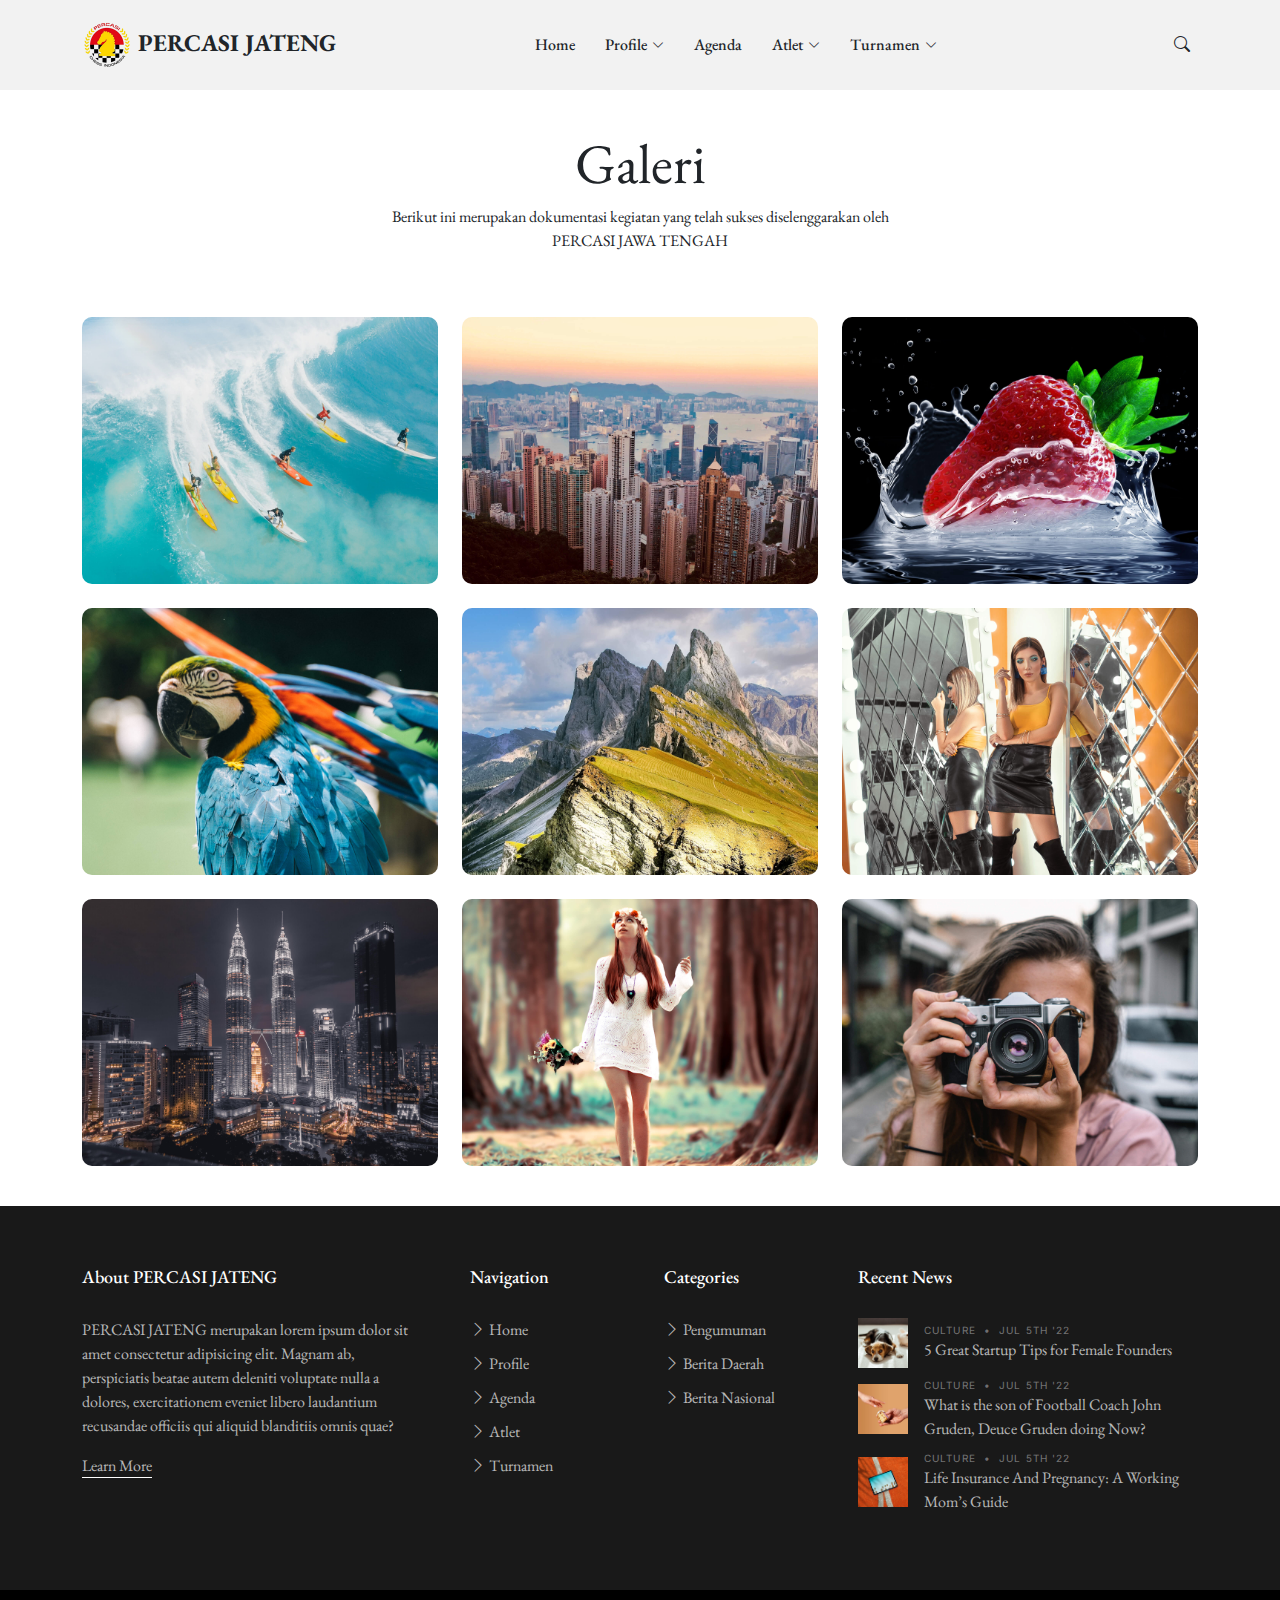
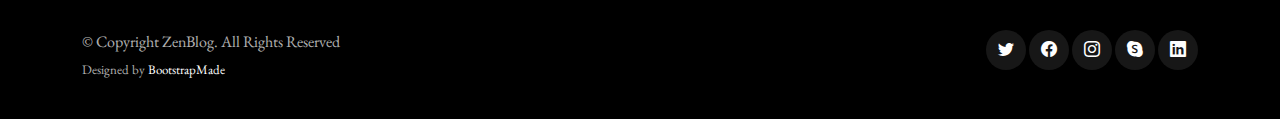
<file: galeri.html>
<!DOCTYPE html>
<html lang="en">

<head>
    <meta charset="utf-8">
    <meta content="width=device-width, initial-scale=1.0" name="viewport">

    <title>PERCASI JATENG - Atlet</title>
    <meta content="" name="description">
    <meta content="" name="keywords">

    <!-- Favicons -->
    <link href="assets/img/logo-percasi.png" rel="icon">
    <link href="assets/img/apple-touch-icon.png" rel="apple-touch-icon">

    <!-- Google Fonts -->
    <link rel="preconnect" href="https://fonts.googleapis.com">
    <link rel="preconnect" href="https://fonts.gstatic.com" crossorigin>
    <link href="https://fonts.googleapis.com/css2?family=EB+Garamond:wght@400;500&family=Inter:wght@400;500&family=Playfair+Display:ital,wght@0,400;0,700;1,400;1,700&display=swap" rel="stylesheet">

    <!-- Vendor CSS Files -->
    <link href="assets/vendor/bootstrap/css/bootstrap.min.css" rel="stylesheet">
    <link href="assets/vendor/bootstrap-icons/bootstrap-icons.css" rel="stylesheet">
    <link href="assets/vendor/swiper/swiper-bundle.min.css" rel="stylesheet">
    <link href="assets/vendor/glightbox/css/glightbox.min.css" rel="stylesheet">
    <link href="assets/vendor/aos/aos.css" rel="stylesheet">

    <!-- Template Main CSS Files -->
    <link href="assets/css/variables.css" rel="stylesheet">
    <link href="assets/css/main.css" rel="stylesheet">

    <!-- =======================================================
    * Template Name: ZenBlog - v1.1.0
    * Template URL: https://bootstrapmade.com/zenblog-bootstrap-blog-template/
    * Author: BootstrapMade.com
    * License: https:///bootstrapmade.com/license/
    ======================================================== -->
    </head>

<body>

    <!-- ======= Header ======= -->
    <header id="header" class="header d-flex align-items-center fixed-top">
        <div class="container-fluid container-xl d-flex align-items-center justify-content-between">

        <a href="index.html" class="logo d-flex align-items-center">
            <!-- Uncomment the line below if you also wish to use an image logo -->
            <img src="assets/img/logo-percasi.png" alt="">
            <h1>PERCASI JATENG</h1>
        </a>

        <nav id="navbar" class="navbar">
            <ul>
              <li><a href="index.html">Home</a></li>
              <li class="dropdown"><a href="category.html"><span>Profile</span> <i class="bi bi-chevron-down dropdown-indicator"></i></a>
                <ul>
                  <li><a href="#">Pengurus Inti</a></li>
                  <li><a href="#">Pengurus Cabang</a></li>
                  <li><a href="#">AD/ART</a></li>
                  <li><a href="galeri.html">Galeri</a></li>
                  <li><a href="about.html">Tentang</a></li>
                </ul>
              </li>
              <li><a href="agenda.html">Agenda</a></li>
              <li class="dropdown"><a href="category.html"><span>Atlet</span> <i class="bi bi-chevron-down dropdown-indicator"></i></a>
                <ul>
                  <li><a href="atlet.html">PON</a></li>
                  <li><a href="daerah.html">Daerah</a></li>
                </ul>
              </li>
              <li class="dropdown"><a href="category.html"><span>Turnamen</span> <i class="bi bi-chevron-down dropdown-indicator"></i></a>
                <ul>
                  <li><a href="#">Internasional</a></li>
                  <li><a href="#">Nasional</a></li>
                  <li><a href="#">Daerah</a></li>
                  <li><a href="#">Online</a></li>
                </ul>
              </li>
            </ul>
          </nav><!-- .navbar -->

        <div class="position-relative">

            <a href="#" class="mx-2 js-search-open"><span class="bi-search"></span></a>
            <i class="bi bi-list mobile-nav-toggle"></i>

            <!-- ======= Search Form ======= -->
            <div class="search-form-wrap js-search-form-wrap">
            <form action="search-result.html" class="search-form">
                <span class="icon bi-search"></span>
                <input type="text" placeholder="Search" class="form-control">
                <button class="btn js-search-close"><span class="bi-x"></span></button>
            </form>
            </div><!-- End Search Form -->

        </div>

        </div>

    </header><!-- End Header -->

    <main id="main">

      <!-- ======= Gallery Section ======= -->
    <section id="gallery" class="gallery">
      <div class="container">
        <div class="row">
          <div class="col-12 text-center mb-5">
            <div class="row justify-content-center">
              <div class="col-lg-6">
                  <h2 class="display-4">Galeri</h2>
                  <p>Berikut ini merupakan dokumentasi kegiatan yang telah sukses diselenggarakan oleh PERCASI JAWA TENGAH</p>
              </div>
            </div>
          </div>
        </div>

        <div class="row gy-4 justify-content-center">
          <div class="col-lg-4 col-md-6">
            <div class="gallery-item h-100">
              <img src="assets/img/gallery/gallery-1.jpg" class="img-fluid" alt="">
              <div class="gallery-links d-flex align-items-center justify-content-center">
                <a href="assets/img/gallery/gallery-1.jpg" title="Gallery 1" class="glightbox preview-link"><i class="bi bi-arrows-angle-expand"></i></a>
              </div>
            </div>
          </div><!-- End Gallery Item -->
          <div class="col-lg-4 col-md-6">
            <div class="gallery-item h-100">
              <img src="assets/img/gallery/gallery-2.jpg" class="img-fluid" alt="">
              <div class="gallery-links d-flex align-items-center justify-content-center">
                <a href="assets/img/gallery/gallery-2.jpg" title="Gallery 2" class="glightbox preview-link"><i class="bi bi-arrows-angle-expand"></i></a>
              </div>
            </div>
          </div><!-- End Gallery Item -->
          <div class="col-lg-4 col-md-6">
            <div class="gallery-item h-100">
              <img src="assets/img/gallery/gallery-3.jpg" class="img-fluid" alt="">
              <div class="gallery-links d-flex align-items-center justify-content-center">
                <a href="assets/img/gallery/gallery-3.jpg" title="Gallery 3" class="glightbox preview-link"><i class="bi bi-arrows-angle-expand"></i></a>
              </div>
            </div>
          </div><!-- End Gallery Item -->
          <div class="col-lg-4 col-md-6">
            <div class="gallery-item h-100">
              <img src="assets/img/gallery/gallery-4.jpg" class="img-fluid" alt="">
              <div class="gallery-links d-flex align-items-center justify-content-center">
                <a href="assets/img/gallery/gallery-4.jpg" title="Gallery 4" class="glightbox preview-link"><i class="bi bi-arrows-angle-expand"></i></a>
              </div>
            </div>
          </div><!-- End Gallery Item -->
          <div class="col-lg-4 col-md-6">
            <div class="gallery-item h-100">
              <img src="assets/img/gallery/gallery-5.jpg" class="img-fluid" alt="">
              <div class="gallery-links d-flex align-items-center justify-content-center">
                <a href="assets/img/gallery/gallery-5.jpg" title="Gallery 5" class="glightbox preview-link"><i class="bi bi-arrows-angle-expand"></i></a>
              </div>
            </div>
          </div><!-- End Gallery Item -->
          <div class="col-lg-4 col-md-6">
            <div class="gallery-item h-100">
              <img src="assets/img/gallery/gallery-6.jpg" class="img-fluid" alt="">
              <div class="gallery-links d-flex align-items-center justify-content-center">
                <a href="assets/img/gallery/gallery-6.jpg" title="Gallery 6" class="glightbox preview-link"><i class="bi bi-arrows-angle-expand"></i></a>
              </div>
            </div>
          </div><!-- End Gallery Item -->
          <div class="col-lg-4 col-md-6">
            <div class="gallery-item h-100">
              <img src="assets/img/gallery/gallery-7.jpg" class="img-fluid" alt="">
              <div class="gallery-links d-flex align-items-center justify-content-center">
                <a href="assets/img/gallery/gallery-7.jpg" title="Gallery 7" class="glightbox preview-link"><i class="bi bi-arrows-angle-expand"></i></a>
              </div>
            </div>
          </div><!-- End Gallery Item -->
          <div class="col-lg-4 col-md-6">
            <div class="gallery-item h-100">
              <img src="assets/img/gallery/gallery-8.jpg" class="img-fluid" alt="">
              <div class="gallery-links d-flex align-items-center justify-content-center">
                <a href="assets/img/gallery/gallery-8.jpg" title="Gallery 8" class="glightbox preview-link"><i class="bi bi-arrows-angle-expand"></i></a>
              </div>
            </div>
          </div><!-- End Gallery Item -->
          <div class="col-lg-4 col-md-6">
            <div class="gallery-item h-100">
              <img src="assets/img/gallery/gallery-9.jpg" class="img-fluid" alt="">
              <div class="gallery-links d-flex align-items-center justify-content-center">
                <a href="assets/img/gallery/gallery-9.jpg" title="Gallery 9" class="glightbox preview-link"><i class="bi bi-arrows-angle-expand"></i></a>
              </div>
            </div>
          </div><!-- End Gallery Item -->

        </div>

      </div>
    </section><!-- End Gallery Section -->

    </main><!-- End #main -->

  <!-- ======= Footer ======= -->
  <footer id="footer" class="footer">

    <div class="footer-content">
      <div class="container">

        <div class="row g-5">
          <div class="col-lg-4">
            <h3 class="footer-heading">About PERCASI JATENG</h3>
            <p>PERCASI JATENG merupakan lorem ipsum dolor sit amet consectetur adipisicing elit. Magnam ab, perspiciatis beatae autem deleniti voluptate nulla a dolores, exercitationem eveniet libero laudantium recusandae officiis qui aliquid blanditiis omnis quae?</p>
            <p><a href="about.html" class="footer-link-more">Learn More</a></p>
          </div>
          <div class="col-6 col-lg-2">
            <h3 class="footer-heading">Navigation</h3>
            <ul class="footer-links list-unstyled">
              <li><a href="index.html"><i class="bi bi-chevron-right"></i> Home</a></li>
              <li><a href="index.html"><i class="bi bi-chevron-right"></i> Profile</a></li>
              <li><a href="agenda.html"><i class="bi bi-chevron-right"></i> Agenda</a></li>
              <li><a href="category.html"><i class="bi bi-chevron-right"></i> Atlet</a></li>
              <li><a href="single-post.html"><i class="bi bi-chevron-right"></i> Turnamen</a></li>
            </ul>
          </div>
          <div class="col-6 col-lg-2">
            <h3 class="footer-heading">Categories</h3>
            <ul class="footer-links list-unstyled">
              <li><a href="category.html"><i class="bi bi-chevron-right"></i> Pengumuman</a></li>
              <li><a href="category.html"><i class="bi bi-chevron-right"></i> Berita Daerah</a></li>
              <li><a href="category.html"><i class="bi bi-chevron-right"></i> Berita Nasional</a></li>

            </ul>
          </div>

          <div class="col-lg-4">
            <h3 class="footer-heading">Recent News</h3>

            <ul class="footer-links footer-blog-entry list-unstyled">
              <li>
                <a href="single-post.html" class="d-flex align-items-center">
                  <img src="assets/img/post-sq-1.jpg" alt="" class="img-fluid me-3">
                  <div>
                    <div class="post-meta d-block"><span class="date">Culture</span> <span class="mx-1">&bullet;</span> <span>Jul 5th '22</span></div>
                    <span>5 Great Startup Tips for Female Founders</span>
                  </div>
                </a>
              </li>

              <li>
                <a href="single-post.html" class="d-flex align-items-center">
                  <img src="assets/img/post-sq-2.jpg" alt="" class="img-fluid me-3">
                  <div>
                    <div class="post-meta d-block"><span class="date">Culture</span> <span class="mx-1">&bullet;</span> <span>Jul 5th '22</span></div>
                    <span>What is the son of Football Coach John Gruden, Deuce Gruden doing Now?</span>
                  </div>
                </a>
              </li>

              <li>
                <a href="single-post.html" class="d-flex align-items-center">
                  <img src="assets/img/post-sq-3.jpg" alt="" class="img-fluid me-3">
                  <div>
                    <div class="post-meta d-block"><span class="date">Culture</span> <span class="mx-1">&bullet;</span> <span>Jul 5th '22</span></div>
                    <span>Life Insurance And Pregnancy: A Working Mom’s Guide</span>
                  </div>
                </a>
              </li>

            </ul>

          </div>
        </div>
      </div>
    </div>

    <div class="footer-legal">
      <div class="container">

        <div class="row justify-content-between">
          <div class="col-md-6 text-center text-md-start mb-3 mb-md-0">
            <div class="copyright">
              © Copyright <strong><span>ZenBlog</span></strong>. All Rights Reserved
            </div>

            <div class="credits">
              <!-- All the links in the footer should remain intact. -->
              <!-- You can delete the links only if you purchased the pro version. -->
              <!-- Licensing information: https://bootstrapmade.com/license/ -->
              <!-- Purchase the pro version with working PHP/AJAX contact form: https://bootstrapmade.com/herobiz-bootstrap-business-template/ -->
              Designed by <a href="https://bootstrapmade.com/">BootstrapMade</a>
            </div>

          </div>

          <div class="col-md-6">
            <div class="social-links mb-3 mb-lg-0 text-center text-md-end">
              <a href="#" class="twitter"><i class="bi bi-twitter"></i></a>
              <a href="#" class="facebook"><i class="bi bi-facebook"></i></a>
              <a href="#" class="instagram"><i class="bi bi-instagram"></i></a>
              <a href="#" class="google-plus"><i class="bi bi-skype"></i></a>
              <a href="#" class="linkedin"><i class="bi bi-linkedin"></i></a>
            </div>

          </div>

        </div>

      </div>
    </div>

  </footer>

    <a href="#" class="scroll-top d-flex align-items-center justify-content-center"><i class="bi bi-arrow-up-short"></i></a>

    <!-- Vendor JS Files -->
    <script src="assets/vendor/bootstrap/js/bootstrap.bundle.min.js"></script>
    <script src="assets/vendor/swiper/swiper-bundle.min.js"></script>
    <script src="assets/vendor/glightbox/js/glightbox.min.js"></script>
    <script src="assets/vendor/aos/aos.js"></script>
    <script src="assets/vendor/php-email-form/validate.js"></script>

    <!-- Template Main JS File -->
    <script src="assets/js/main.js"></script>

</body>

</html>
</file>
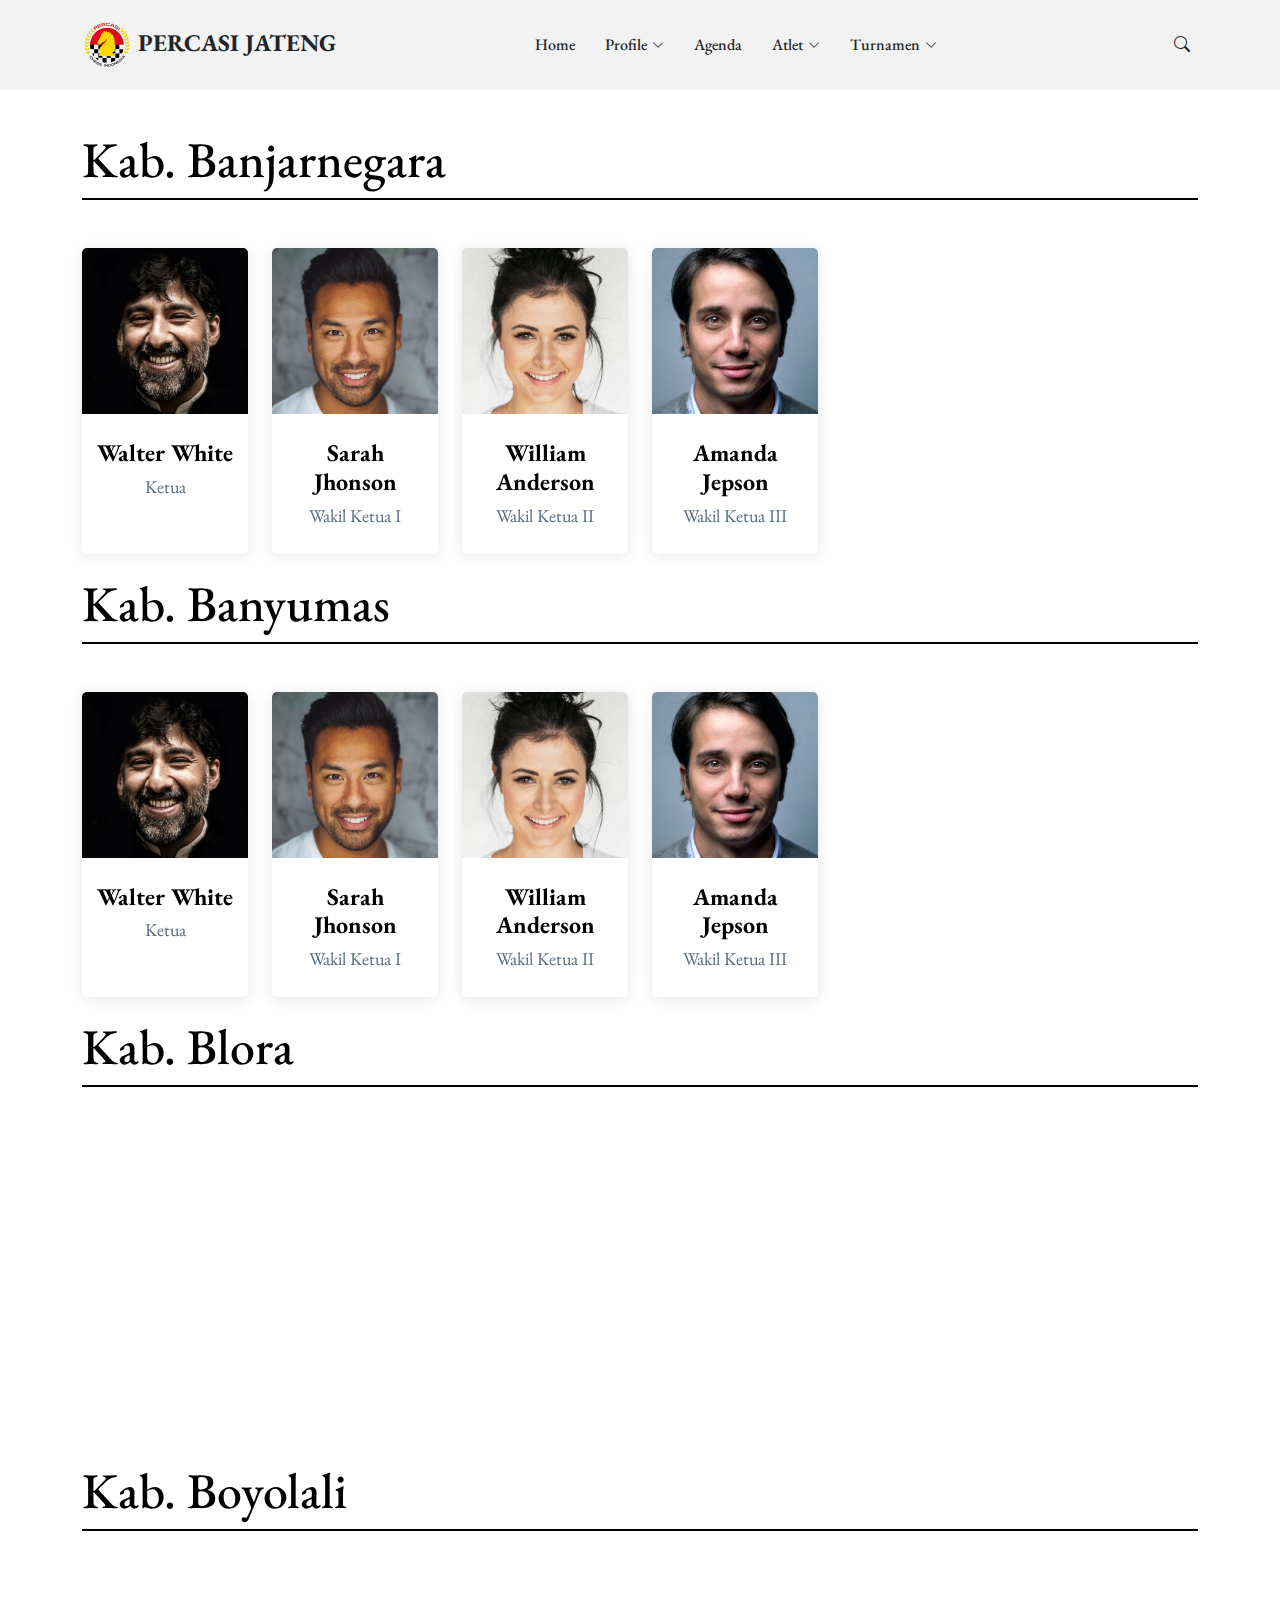
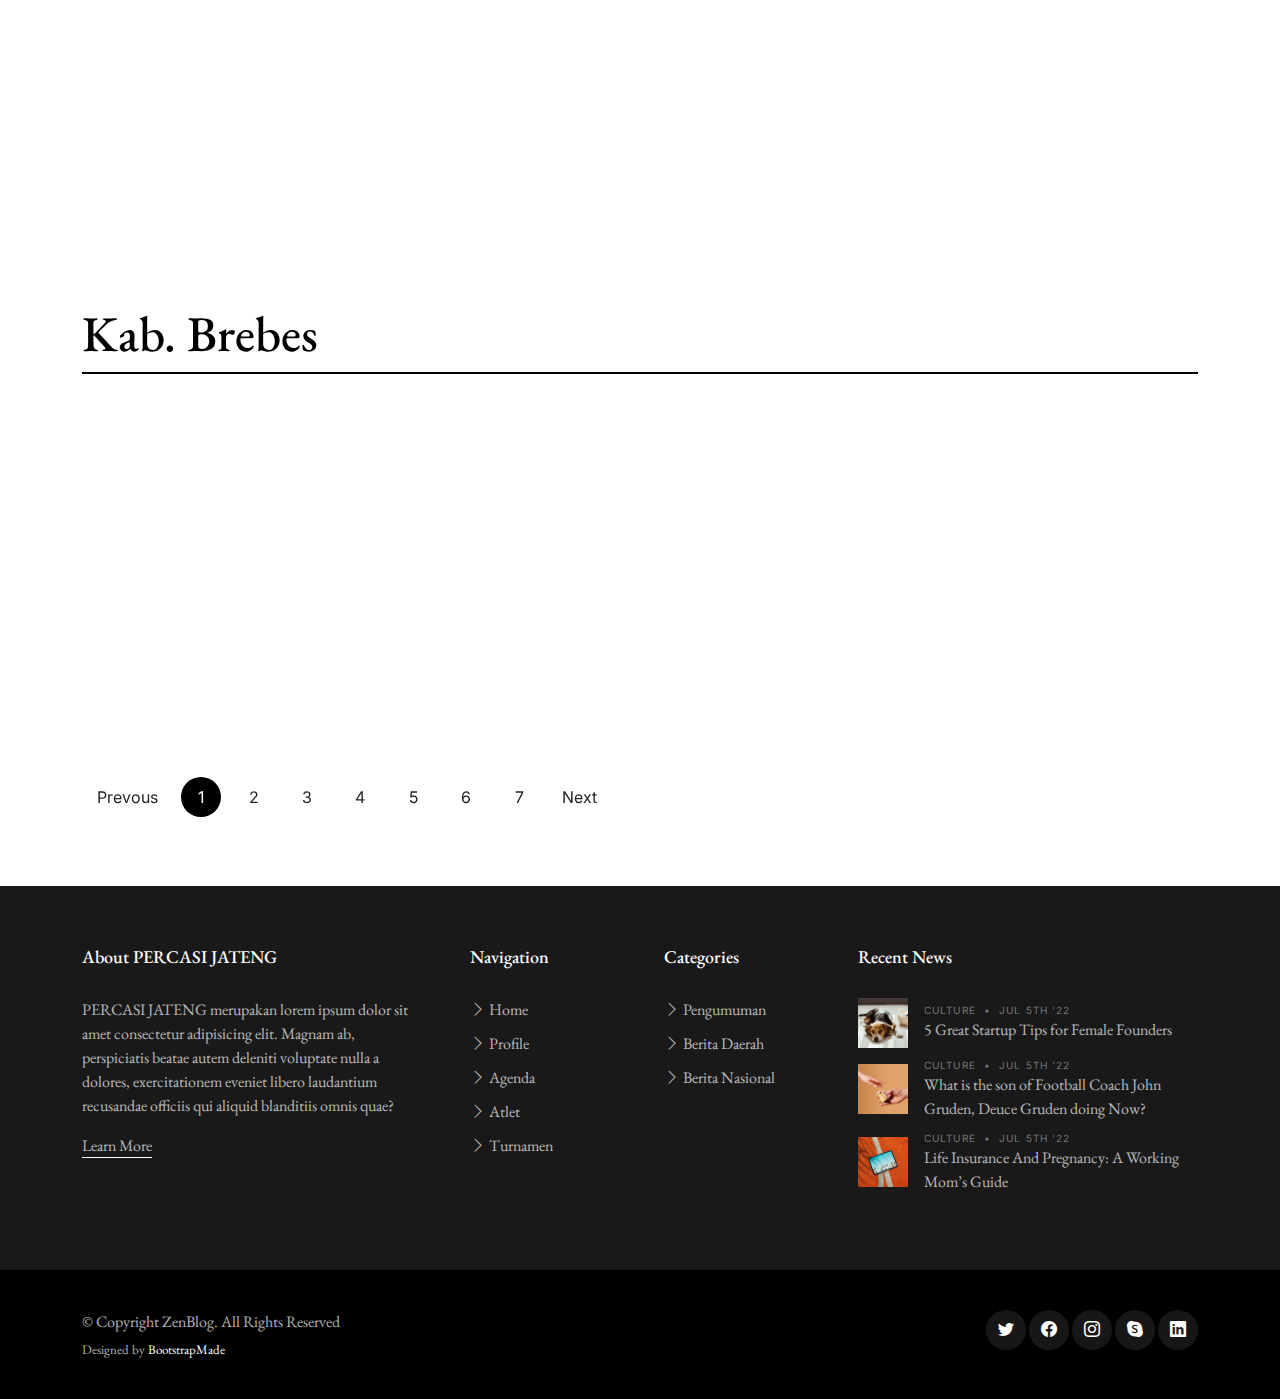
<file: pengcab.html>
<!DOCTYPE html>
<html lang="en">

<head>
    <meta charset="utf-8">
    <meta content="width=device-width, initial-scale=1.0" name="viewport">

    <title>PERCASI JATENG - Pengurus Cabang</title>
    <meta content="" name="description">
    <meta content="" name="keywords">

    <!-- Favicons -->
    <link href="assets/img/logo-percasi.png" rel="icon">
    <link href="assets/img/apple-touch-icon.png" rel="apple-touch-icon">

    <!-- Google Fonts -->
    <link rel="preconnect" href="https://fonts.googleapis.com">
    <link rel="preconnect" href="https://fonts.gstatic.com" crossorigin>
    <link href="https://fonts.googleapis.com/css2?family=EB+Garamond:wght@400;500&family=Inter:wght@400;500&family=Playfair+Display:ital,wght@0,400;0,700;1,400;1,700&display=swap" rel="stylesheet">

    <!-- Vendor CSS Files -->
    <link href="assets/vendor/bootstrap/css/bootstrap.min.css" rel="stylesheet">
    <link href="assets/vendor/bootstrap-icons/bootstrap-icons.css" rel="stylesheet">
    <link href="assets/vendor/swiper/swiper-bundle.min.css" rel="stylesheet">
    <link href="assets/vendor/glightbox/css/glightbox.min.css" rel="stylesheet">
    <link href="assets/vendor/aos/aos.css" rel="stylesheet">

    <!-- Template Main CSS Files -->
    <link href="assets/css/variables.css" rel="stylesheet">
    <link href="assets/css/main.css" rel="stylesheet">

    <!-- =======================================================
    * Template Name: ZenBlog - v1.1.0
    * Template URL: https://bootstrapmade.com/zenblog-bootstrap-blog-template/
    * Author: BootstrapMade.com
    * License: https:///bootstrapmade.com/license/
    ======================================================== -->
    </head>

<body>

    <!-- ======= Header ======= -->
    <header id="header" class="header d-flex align-items-center fixed-top">
        <div class="container-fluid container-xl d-flex align-items-center justify-content-between">

        <a href="index.html" class="logo d-flex align-items-center">
            <!-- Uncomment the line below if you also wish to use an image logo -->
            <img src="assets/img/logo-percasi.png" alt="">
            <h1>PERCASI JATENG</h1>
        </a>

        <nav id="navbar" class="navbar">
            <ul>
              <li><a href="index.html">Home</a></li>
              <li class="dropdown"><a href="category.html"><span>Profile</span> <i class="bi bi-chevron-down dropdown-indicator"></i></a>
                <ul>
                  <li><a href="#">Pengurus Inti</a></li>
                  <li><a href="#">Pengurus Cabang</a></li>
                  <li><a href="#">AD/ART</a></li>
                  <li><a href="galeri.html">Galeri</a></li>
                  <li><a href="about.html">Tentang</a></li>
                </ul>
              </li>
              <li><a href="agenda.html">Agenda</a></li>
              <li class="dropdown"><a href="category.html"><span>Atlet</span> <i class="bi bi-chevron-down dropdown-indicator"></i></a>
                <ul>
                  <li><a href="atlet.html">PON</a></li>
                  <li><a href="daerah.html">Daerah</a></li>
                </ul>
              </li>
              <li class="dropdown"><a href="category.html"><span>Turnamen</span> <i class="bi bi-chevron-down dropdown-indicator"></i></a>
                <ul>
                  <li><a href="#">Internasional</a></li>
                  <li><a href="#">Nasional</a></li>
                  <li><a href="#">Daerah</a></li>
                  <li><a href="#">Online</a></li>
                </ul>
              </li>
            </ul>
          </nav><!-- .navbar -->

        <div class="position-relative">

            <a href="#" class="mx-2 js-search-open"><span class="bi-search"></span></a>
            <i class="bi bi-list mobile-nav-toggle"></i>

            <!-- ======= Search Form ======= -->
            <div class="search-form-wrap js-search-form-wrap">
            <form action="search-result.html" class="search-form">
                <span class="icon bi-search"></span>
                <input type="text" placeholder="Search" class="form-control">
                <button class="btn js-search-close"><span class="bi-x"></span></button>
            </form>
            </div><!-- End Search Form -->

        </div>

        </div>

    </header><!-- End Header -->

    <main id="main">

        <section class="pengurus">
            <div class="container" data-aos="fade-up">
                <div class="section-header d-flex justify-content-between align-items-center mb-5">
                    <h2>Kab. Banjarnegara</h2>
                </div>
                <div class="row">
                    <div class="col-lg-2 col-md-6 d-flex align-items-stretch">
                        <div class="member" data-aos="fade-up">
                          <div class="member-img">
                            <img src="assets/img/person-1.jpg" class="img-fluid" alt="">
                            <div class="social">
                              <a href=""><i class="bi bi-twitter"></i></a>
                              <a href=""><i class="bi bi-facebook"></i></a>
                              <a href=""><i class="bi bi-instagram"></i></a>
                              <a href=""><i class="bi bi-linkedin"></i></a>
                            </div>
                          </div>
                          <div class="member-info">
                            <h4>Walter White</h4>
                            <span>Ketua</span>
                          </div>
                        </div>
                      </div>
            
                      <div class="col-lg-2 col-md-6 d-flex align-items-stretch">
                        <div class="member" data-aos="fade-up" data-aos-delay="100">
                          <div class="member-img">
                            <img src="assets/img/person-2.jpg" class="img-fluid" alt="">
                            <div class="social">
                              <a href=""><i class="bi bi-twitter"></i></a>
                              <a href=""><i class="bi bi-facebook"></i></a>
                              <a href=""><i class="bi bi-instagram"></i></a>
                              <a href=""><i class="bi bi-linkedin"></i></a>
                            </div>
                          </div>
                          <div class="member-info">
                            <h4>Sarah Jhonson</h4>
                            <span>Wakil Ketua I</span>
                          </div>
                        </div>
                      </div>
            
                      <div class="col-lg-2 col-md-6 d-flex align-items-stretch">
                        <div class="member" data-aos="fade-up" data-aos-delay="200">
                          <div class="member-img">
                            <img src="assets/img/person-3.jpg" class="img-fluid" alt="">
                            <div class="social">
                              <a href=""><i class="bi bi-twitter"></i></a>
                              <a href=""><i class="bi bi-facebook"></i></a>
                              <a href=""><i class="bi bi-instagram"></i></a>
                              <a href=""><i class="bi bi-linkedin"></i></a>
                            </div>
                          </div>
                          <div class="member-info">
                            <h4>William Anderson</h4>
                            <span>Wakil Ketua II</span>
                          </div>
                        </div>
                      </div>
            
                      <div class="col-lg-2 col-md-6 d-flex align-items-stretch">
                        <div class="member" data-aos="fade-up" data-aos-delay="300">
                          <div class="member-img">
                            <img src="assets/img/person-4.jpg" class="img-fluid" alt="">
                            <div class="social">
                              <a href=""><i class="bi bi-twitter"></i></a>
                              <a href=""><i class="bi bi-facebook"></i></a>
                              <a href=""><i class="bi bi-instagram"></i></a>
                              <a href=""><i class="bi bi-linkedin"></i></a>
                            </div>
                          </div>
                          <div class="member-info">
                            <h4>Amanda Jepson</h4>
                            <span>Wakil Ketua III</span>
                          </div>
                        </div>
                      </div>
                </div>

                <div class="section-header d-flex justify-content-between align-items-center mb-5">
                    <h2>Kab. Banyumas</h2>
                </div>
                <div class="row">
                    <div class="col-lg-2 col-md-6 d-flex align-items-stretch">
                        <div class="member" data-aos="fade-up">
                          <div class="member-img">
                            <img src="assets/img/person-1.jpg" class="img-fluid" alt="">
                            <div class="social">
                              <a href=""><i class="bi bi-twitter"></i></a>
                              <a href=""><i class="bi bi-facebook"></i></a>
                              <a href=""><i class="bi bi-instagram"></i></a>
                              <a href=""><i class="bi bi-linkedin"></i></a>
                            </div>
                          </div>
                          <div class="member-info">
                            <h4>Walter White</h4>
                            <span>Ketua</span>
                          </div>
                        </div>
                      </div>
            
                      <div class="col-lg-2 col-md-6 d-flex align-items-stretch">
                        <div class="member" data-aos="fade-up" data-aos-delay="100">
                          <div class="member-img">
                            <img src="assets/img/person-2.jpg" class="img-fluid" alt="">
                            <div class="social">
                              <a href=""><i class="bi bi-twitter"></i></a>
                              <a href=""><i class="bi bi-facebook"></i></a>
                              <a href=""><i class="bi bi-instagram"></i></a>
                              <a href=""><i class="bi bi-linkedin"></i></a>
                            </div>
                          </div>
                          <div class="member-info">
                            <h4>Sarah Jhonson</h4>
                            <span>Wakil Ketua I</span>
                          </div>
                        </div>
                      </div>
            
                      <div class="col-lg-2 col-md-6 d-flex align-items-stretch">
                        <div class="member" data-aos="fade-up" data-aos-delay="200">
                          <div class="member-img">
                            <img src="assets/img/person-3.jpg" class="img-fluid" alt="">
                            <div class="social">
                              <a href=""><i class="bi bi-twitter"></i></a>
                              <a href=""><i class="bi bi-facebook"></i></a>
                              <a href=""><i class="bi bi-instagram"></i></a>
                              <a href=""><i class="bi bi-linkedin"></i></a>
                            </div>
                          </div>
                          <div class="member-info">
                            <h4>William Anderson</h4>
                            <span>Wakil Ketua II</span>
                          </div>
                        </div>
                      </div>
            
                      <div class="col-lg-2 col-md-6 d-flex align-items-stretch">
                        <div class="member" data-aos="fade-up" data-aos-delay="300">
                          <div class="member-img">
                            <img src="assets/img/person-4.jpg" class="img-fluid" alt="">
                            <div class="social">
                              <a href=""><i class="bi bi-twitter"></i></a>
                              <a href=""><i class="bi bi-facebook"></i></a>
                              <a href=""><i class="bi bi-instagram"></i></a>
                              <a href=""><i class="bi bi-linkedin"></i></a>
                            </div>
                          </div>
                          <div class="member-info">
                            <h4>Amanda Jepson</h4>
                            <span>Wakil Ketua III</span>
                          </div>
                        </div>
                      </div>
                </div>

                <div class="section-header d-flex justify-content-between align-items-center mb-5">
                    <h2>Kab. Blora</h2>
                </div>
                <div class="row">
                    <div class="col-lg-2 col-md-6 d-flex align-items-stretch">
                        <div class="member" data-aos="fade-up">
                          <div class="member-img">
                            <img src="assets/img/person-1.jpg" class="img-fluid" alt="">
                            <div class="social">
                              <a href=""><i class="bi bi-twitter"></i></a>
                              <a href=""><i class="bi bi-facebook"></i></a>
                              <a href=""><i class="bi bi-instagram"></i></a>
                              <a href=""><i class="bi bi-linkedin"></i></a>
                            </div>
                          </div>
                          <div class="member-info">
                            <h4>Walter White</h4>
                            <span>Ketua</span>
                          </div>
                        </div>
                      </div>
            
                      <div class="col-lg-2 col-md-6 d-flex align-items-stretch">
                        <div class="member" data-aos="fade-up" data-aos-delay="100">
                          <div class="member-img">
                            <img src="assets/img/person-2.jpg" class="img-fluid" alt="">
                            <div class="social">
                              <a href=""><i class="bi bi-twitter"></i></a>
                              <a href=""><i class="bi bi-facebook"></i></a>
                              <a href=""><i class="bi bi-instagram"></i></a>
                              <a href=""><i class="bi bi-linkedin"></i></a>
                            </div>
                          </div>
                          <div class="member-info">
                            <h4>Sarah Jhonson</h4>
                            <span>Wakil Ketua I</span>
                          </div>
                        </div>
                      </div>
            
                      <div class="col-lg-2 col-md-6 d-flex align-items-stretch">
                        <div class="member" data-aos="fade-up" data-aos-delay="200">
                          <div class="member-img">
                            <img src="assets/img/person-3.jpg" class="img-fluid" alt="">
                            <div class="social">
                              <a href=""><i class="bi bi-twitter"></i></a>
                              <a href=""><i class="bi bi-facebook"></i></a>
                              <a href=""><i class="bi bi-instagram"></i></a>
                              <a href=""><i class="bi bi-linkedin"></i></a>
                            </div>
                          </div>
                          <div class="member-info">
                            <h4>William Anderson</h4>
                            <span>Wakil Ketua II</span>
                          </div>
                        </div>
                      </div>
            
                      <div class="col-lg-2 col-md-6 d-flex align-items-stretch">
                        <div class="member" data-aos="fade-up" data-aos-delay="300">
                          <div class="member-img">
                            <img src="assets/img/person-4.jpg" class="img-fluid" alt="">
                            <div class="social">
                              <a href=""><i class="bi bi-twitter"></i></a>
                              <a href=""><i class="bi bi-facebook"></i></a>
                              <a href=""><i class="bi bi-instagram"></i></a>
                              <a href=""><i class="bi bi-linkedin"></i></a>
                            </div>
                          </div>
                          <div class="member-info">
                            <h4>Amanda Jepson</h4>
                            <span>Wakil Ketua III</span>
                          </div>
                        </div>
                      </div>
                </div>

                <div class="section-header d-flex justify-content-between align-items-center mb-5">
                    <h2>Kab. Boyolali</h2>
                </div>
                <div class="row">
                    <div class="col-lg-2 col-md-6 d-flex align-items-stretch">
                        <div class="member" data-aos="fade-up">
                          <div class="member-img">
                            <img src="assets/img/person-1.jpg" class="img-fluid" alt="">
                            <div class="social">
                              <a href=""><i class="bi bi-twitter"></i></a>
                              <a href=""><i class="bi bi-facebook"></i></a>
                              <a href=""><i class="bi bi-instagram"></i></a>
                              <a href=""><i class="bi bi-linkedin"></i></a>
                            </div>
                          </div>
                          <div class="member-info">
                            <h4>Walter White</h4>
                            <span>Ketua</span>
                          </div>
                        </div>
                      </div>
            
                      <div class="col-lg-2 col-md-6 d-flex align-items-stretch">
                        <div class="member" data-aos="fade-up" data-aos-delay="100">
                          <div class="member-img">
                            <img src="assets/img/person-2.jpg" class="img-fluid" alt="">
                            <div class="social">
                              <a href=""><i class="bi bi-twitter"></i></a>
                              <a href=""><i class="bi bi-facebook"></i></a>
                              <a href=""><i class="bi bi-instagram"></i></a>
                              <a href=""><i class="bi bi-linkedin"></i></a>
                            </div>
                          </div>
                          <div class="member-info">
                            <h4>Sarah Jhonson</h4>
                            <span>Wakil Ketua I</span>
                          </div>
                        </div>
                      </div>
            
                      <div class="col-lg-2 col-md-6 d-flex align-items-stretch">
                        <div class="member" data-aos="fade-up" data-aos-delay="200">
                          <div class="member-img">
                            <img src="assets/img/person-3.jpg" class="img-fluid" alt="">
                            <div class="social">
                              <a href=""><i class="bi bi-twitter"></i></a>
                              <a href=""><i class="bi bi-facebook"></i></a>
                              <a href=""><i class="bi bi-instagram"></i></a>
                              <a href=""><i class="bi bi-linkedin"></i></a>
                            </div>
                          </div>
                          <div class="member-info">
                            <h4>William Anderson</h4>
                            <span>Wakil Ketua II</span>
                          </div>
                        </div>
                      </div>
            
                      <div class="col-lg-2 col-md-6 d-flex align-items-stretch">
                        <div class="member" data-aos="fade-up" data-aos-delay="300">
                          <div class="member-img">
                            <img src="assets/img/person-4.jpg" class="img-fluid" alt="">
                            <div class="social">
                              <a href=""><i class="bi bi-twitter"></i></a>
                              <a href=""><i class="bi bi-facebook"></i></a>
                              <a href=""><i class="bi bi-instagram"></i></a>
                              <a href=""><i class="bi bi-linkedin"></i></a>
                            </div>
                          </div>
                          <div class="member-info">
                            <h4>Amanda Jepson</h4>
                            <span>Wakil Ketua III</span>
                          </div>
                        </div>
                      </div>
                </div>

                <div class="section-header d-flex justify-content-between align-items-center mb-5">
                    <h2>Kab. Brebes</h2>
                </div>
                <div class="row">
                    <div class="col-lg-2 col-md-6 d-flex align-items-stretch">
                        <div class="member" data-aos="fade-up">
                          <div class="member-img">
                            <img src="assets/img/person-1.jpg" class="img-fluid" alt="">
                            <div class="social">
                              <a href=""><i class="bi bi-twitter"></i></a>
                              <a href=""><i class="bi bi-facebook"></i></a>
                              <a href=""><i class="bi bi-instagram"></i></a>
                              <a href=""><i class="bi bi-linkedin"></i></a>
                            </div>
                          </div>
                          <div class="member-info">
                            <h4>Walter White</h4>
                            <span>Ketua</span>
                          </div>
                        </div>
                      </div>
            
                      <div class="col-lg-2 col-md-6 d-flex align-items-stretch">
                        <div class="member" data-aos="fade-up" data-aos-delay="100">
                          <div class="member-img">
                            <img src="assets/img/person-2.jpg" class="img-fluid" alt="">
                            <div class="social">
                              <a href=""><i class="bi bi-twitter"></i></a>
                              <a href=""><i class="bi bi-facebook"></i></a>
                              <a href=""><i class="bi bi-instagram"></i></a>
                              <a href=""><i class="bi bi-linkedin"></i></a>
                            </div>
                          </div>
                          <div class="member-info">
                            <h4>Sarah Jhonson</h4>
                            <span>Wakil Ketua I</span>
                          </div>
                        </div>
                      </div>
            
                      <div class="col-lg-2 col-md-6 d-flex align-items-stretch">
                        <div class="member" data-aos="fade-up" data-aos-delay="200">
                          <div class="member-img">
                            <img src="assets/img/person-3.jpg" class="img-fluid" alt="">
                            <div class="social">
                              <a href=""><i class="bi bi-twitter"></i></a>
                              <a href=""><i class="bi bi-facebook"></i></a>
                              <a href=""><i class="bi bi-instagram"></i></a>
                              <a href=""><i class="bi bi-linkedin"></i></a>
                            </div>
                          </div>
                          <div class="member-info">
                            <h4>William Anderson</h4>
                            <span>Wakil Ketua II</span>
                          </div>
                        </div>
                      </div>
            
                      <div class="col-lg-2 col-md-6 d-flex align-items-stretch">
                        <div class="member" data-aos="fade-up" data-aos-delay="300">
                          <div class="member-img">
                            <img src="assets/img/person-4.jpg" class="img-fluid" alt="">
                            <div class="social">
                              <a href=""><i class="bi bi-twitter"></i></a>
                              <a href=""><i class="bi bi-facebook"></i></a>
                              <a href=""><i class="bi bi-instagram"></i></a>
                              <a href=""><i class="bi bi-linkedin"></i></a>
                            </div>
                          </div>
                          <div class="member-info">
                            <h4>Amanda Jepson</h4>
                            <span>Wakil Ketua III</span>
                          </div>
                        </div>
                      </div>
                </div>

                            <!-- Paging -->
                <div class="text-start py-4">
                    <div class="custom-pagination">
                        <a href="#" class="prev">Prevous</a>
                        <a href="#" class="active">1</a>
                        <a href="#">2</a>
                        <a href="#">3</a>
                        <a href="#">4</a>
                        <a href="#">5</a>
                        <a href="#">6</a>
                        <a href="#">7</a>
                        <a href="#" class="next">Next</a>
                    </div>
                </div><!-- End Paging -->
            </div>
        </section>

    </main><!-- End #main -->

  <!-- ======= Footer ======= -->
  <footer id="footer" class="footer">

    <div class="footer-content">
      <div class="container">

        <div class="row g-5">
          <div class="col-lg-4">
            <h3 class="footer-heading">About PERCASI JATENG</h3>
            <p>PERCASI JATENG merupakan lorem ipsum dolor sit amet consectetur adipisicing elit. Magnam ab, perspiciatis beatae autem deleniti voluptate nulla a dolores, exercitationem eveniet libero laudantium recusandae officiis qui aliquid blanditiis omnis quae?</p>
            <p><a href="about.html" class="footer-link-more">Learn More</a></p>
          </div>
          <div class="col-6 col-lg-2">
            <h3 class="footer-heading">Navigation</h3>
            <ul class="footer-links list-unstyled">
              <li><a href="index.html"><i class="bi bi-chevron-right"></i> Home</a></li>
              <li><a href="index.html"><i class="bi bi-chevron-right"></i> Profile</a></li>
              <li><a href="agenda.html"><i class="bi bi-chevron-right"></i> Agenda</a></li>
              <li><a href="category.html"><i class="bi bi-chevron-right"></i> Atlet</a></li>
              <li><a href="single-post.html"><i class="bi bi-chevron-right"></i> Turnamen</a></li>
            </ul>
          </div>
          <div class="col-6 col-lg-2">
            <h3 class="footer-heading">Categories</h3>
            <ul class="footer-links list-unstyled">
              <li><a href="category.html"><i class="bi bi-chevron-right"></i> Pengumuman</a></li>
              <li><a href="category.html"><i class="bi bi-chevron-right"></i> Berita Daerah</a></li>
              <li><a href="category.html"><i class="bi bi-chevron-right"></i> Berita Nasional</a></li>

            </ul>
          </div>

          <div class="col-lg-4">
            <h3 class="footer-heading">Recent News</h3>

            <ul class="footer-links footer-blog-entry list-unstyled">
              <li>
                <a href="single-post.html" class="d-flex align-items-center">
                  <img src="assets/img/post-sq-1.jpg" alt="" class="img-fluid me-3">
                  <div>
                    <div class="post-meta d-block"><span class="date">Culture</span> <span class="mx-1">&bullet;</span> <span>Jul 5th '22</span></div>
                    <span>5 Great Startup Tips for Female Founders</span>
                  </div>
                </a>
              </li>

              <li>
                <a href="single-post.html" class="d-flex align-items-center">
                  <img src="assets/img/post-sq-2.jpg" alt="" class="img-fluid me-3">
                  <div>
                    <div class="post-meta d-block"><span class="date">Culture</span> <span class="mx-1">&bullet;</span> <span>Jul 5th '22</span></div>
                    <span>What is the son of Football Coach John Gruden, Deuce Gruden doing Now?</span>
                  </div>
                </a>
              </li>

              <li>
                <a href="single-post.html" class="d-flex align-items-center">
                  <img src="assets/img/post-sq-3.jpg" alt="" class="img-fluid me-3">
                  <div>
                    <div class="post-meta d-block"><span class="date">Culture</span> <span class="mx-1">&bullet;</span> <span>Jul 5th '22</span></div>
                    <span>Life Insurance And Pregnancy: A Working Mom’s Guide</span>
                  </div>
                </a>
              </li>

            </ul>

          </div>
        </div>
      </div>
    </div>

    <div class="footer-legal">
      <div class="container">

        <div class="row justify-content-between">
          <div class="col-md-6 text-center text-md-start mb-3 mb-md-0">
            <div class="copyright">
              © Copyright <strong><span>ZenBlog</span></strong>. All Rights Reserved
            </div>

            <div class="credits">
              <!-- All the links in the footer should remain intact. -->
              <!-- You can delete the links only if you purchased the pro version. -->
              <!-- Licensing information: https://bootstrapmade.com/license/ -->
              <!-- Purchase the pro version with working PHP/AJAX contact form: https://bootstrapmade.com/herobiz-bootstrap-business-template/ -->
              Designed by <a href="https://bootstrapmade.com/">BootstrapMade</a>
            </div>

          </div>

          <div class="col-md-6">
            <div class="social-links mb-3 mb-lg-0 text-center text-md-end">
              <a href="#" class="twitter"><i class="bi bi-twitter"></i></a>
              <a href="#" class="facebook"><i class="bi bi-facebook"></i></a>
              <a href="#" class="instagram"><i class="bi bi-instagram"></i></a>
              <a href="#" class="google-plus"><i class="bi bi-skype"></i></a>
              <a href="#" class="linkedin"><i class="bi bi-linkedin"></i></a>
            </div>

          </div>

        </div>

      </div>
    </div>

  </footer>

    <a href="#" class="scroll-top d-flex align-items-center justify-content-center"><i class="bi bi-arrow-up-short"></i></a>

    <!-- Vendor JS Files -->
    <script src="assets/vendor/bootstrap/js/bootstrap.bundle.min.js"></script>
    <script src="assets/vendor/swiper/swiper-bundle.min.js"></script>
    <script src="assets/vendor/glightbox/js/glightbox.min.js"></script>
    <script src="assets/vendor/aos/aos.js"></script>
    <script src="assets/vendor/php-email-form/validate.js"></script>

    <!-- Template Main JS File -->
    <script src="assets/js/main.js"></script>

</body>

</html>
</file>
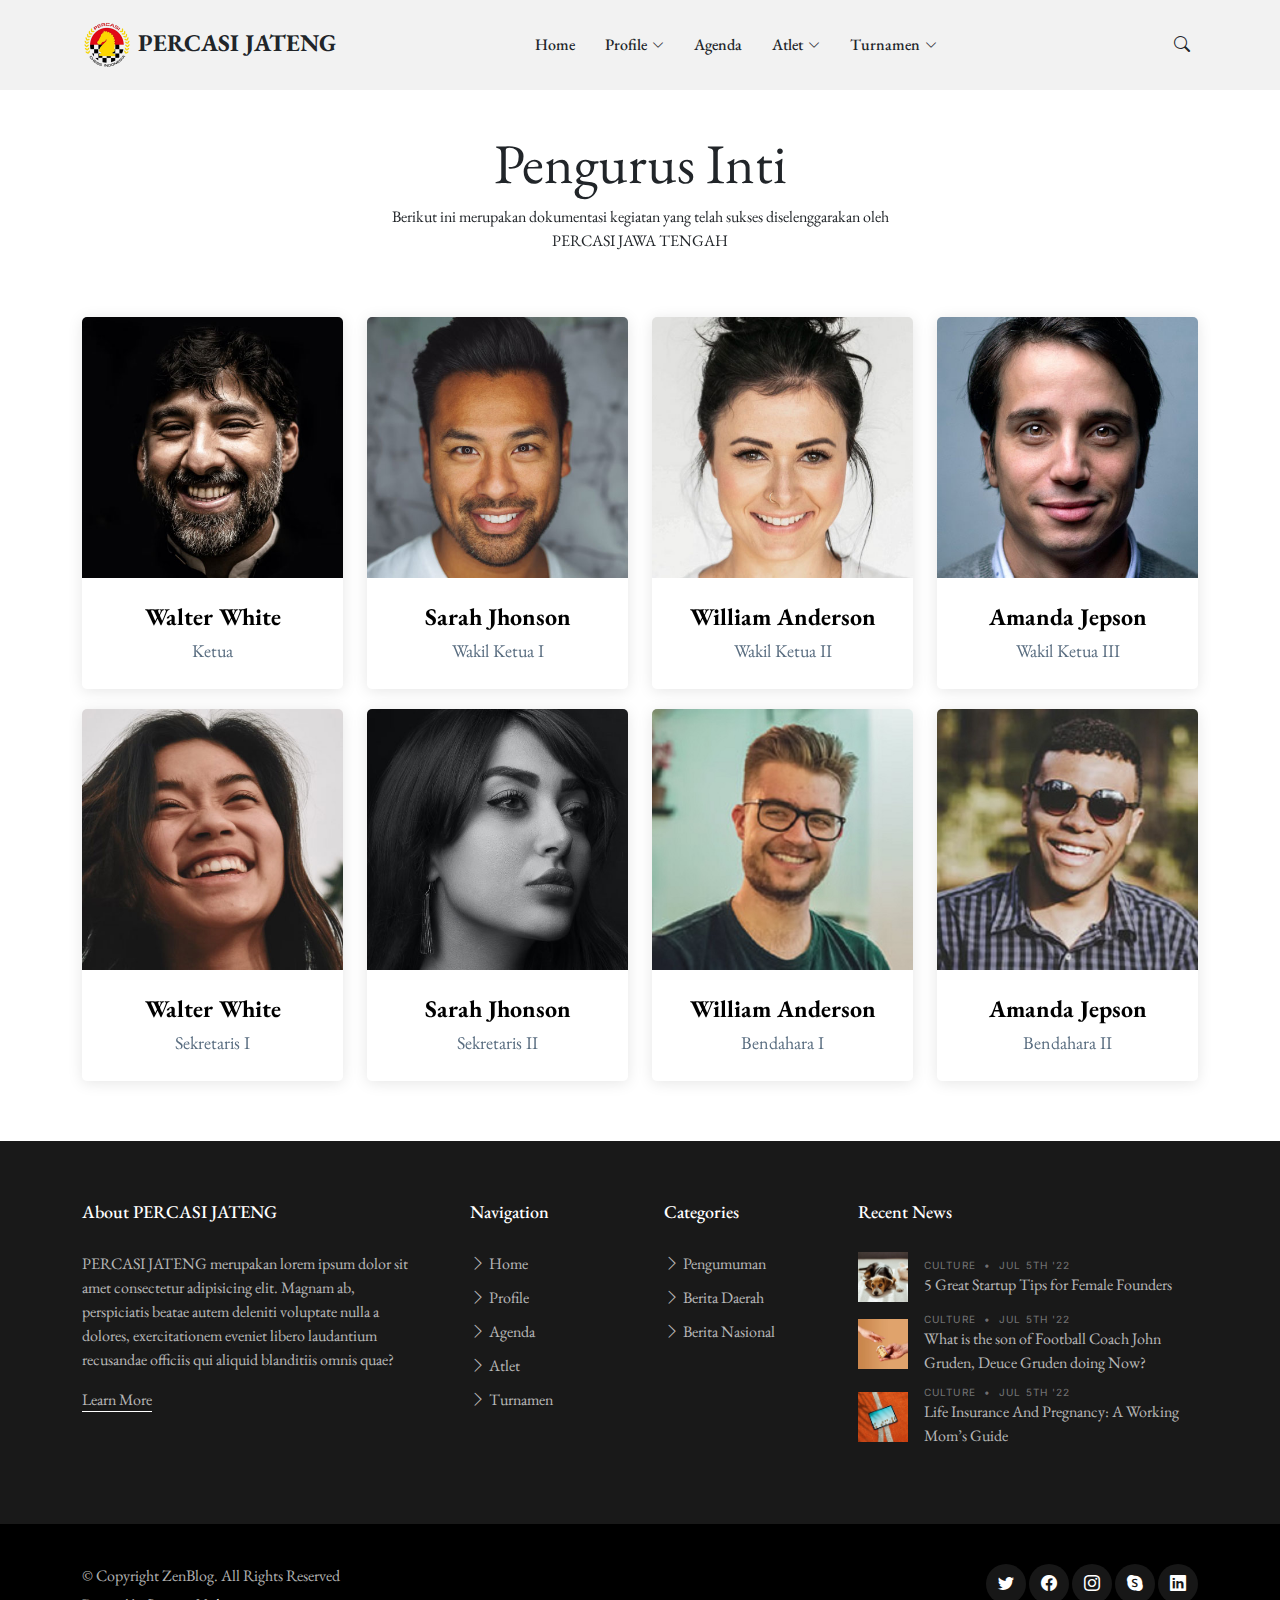
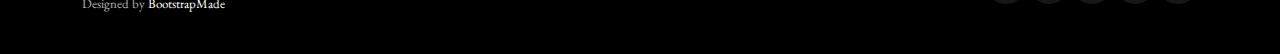
<file: pengurus-inti.html>
<!DOCTYPE html>
<html lang="en">

<head>
    <meta charset="utf-8">
    <meta content="width=device-width, initial-scale=1.0" name="viewport">

    <title>PERCASI JATENG - Atlet</title>
    <meta content="" name="description">
    <meta content="" name="keywords">

    <!-- Favicons -->
    <link href="assets/img/logo-percasi.png" rel="icon">
    <link href="assets/img/apple-touch-icon.png" rel="apple-touch-icon">

    <!-- Google Fonts -->
    <link rel="preconnect" href="https://fonts.googleapis.com">
    <link rel="preconnect" href="https://fonts.gstatic.com" crossorigin>
    <link href="https://fonts.googleapis.com/css2?family=EB+Garamond:wght@400;500&family=Inter:wght@400;500&family=Playfair+Display:ital,wght@0,400;0,700;1,400;1,700&display=swap" rel="stylesheet">

    <!-- Vendor CSS Files -->
    <link href="assets/vendor/bootstrap/css/bootstrap.min.css" rel="stylesheet">
    <link href="assets/vendor/bootstrap-icons/bootstrap-icons.css" rel="stylesheet">
    <link href="assets/vendor/swiper/swiper-bundle.min.css" rel="stylesheet">
    <link href="assets/vendor/glightbox/css/glightbox.min.css" rel="stylesheet">
    <link href="assets/vendor/aos/aos.css" rel="stylesheet">

    <!-- Template Main CSS Files -->
    <link href="assets/css/variables.css" rel="stylesheet">
    <link href="assets/css/main.css" rel="stylesheet">

    <!-- =======================================================
    * Template Name: ZenBlog - v1.1.0
    * Template URL: https://bootstrapmade.com/zenblog-bootstrap-blog-template/
    * Author: BootstrapMade.com
    * License: https:///bootstrapmade.com/license/
    ======================================================== -->
    </head>

<body>

    <!-- ======= Header ======= -->
    <header id="header" class="header d-flex align-items-center fixed-top">
        <div class="container-fluid container-xl d-flex align-items-center justify-content-between">

        <a href="index.html" class="logo d-flex align-items-center">
            <!-- Uncomment the line below if you also wish to use an image logo -->
            <img src="assets/img/logo-percasi.png" alt="">
            <h1>PERCASI JATENG</h1>
        </a>

        <nav id="navbar" class="navbar">
            <ul>
              <li><a href="index.html">Home</a></li>
              <li class="dropdown"><a href="category.html"><span>Profile</span> <i class="bi bi-chevron-down dropdown-indicator"></i></a>
                <ul>
                  <li><a href="#">Pengurus Inti</a></li>
                  <li><a href="#">Pengurus Cabang</a></li>
                  <li><a href="#">AD/ART</a></li>
                  <li><a href="galeri.html">Galeri</a></li>
                  <li><a href="about.html">Tentang</a></li>
                </ul>
              </li>
              <li><a href="agenda.html">Agenda</a></li>
              <li class="dropdown"><a href="category.html"><span>Atlet</span> <i class="bi bi-chevron-down dropdown-indicator"></i></a>
                <ul>
                  <li><a href="atlet.html">PON</a></li>
                  <li><a href="daerah.html">Daerah</a></li>
                </ul>
              </li>
              <li class="dropdown"><a href="category.html"><span>Turnamen</span> <i class="bi bi-chevron-down dropdown-indicator"></i></a>
                <ul>
                  <li><a href="#">Internasional</a></li>
                  <li><a href="#">Nasional</a></li>
                  <li><a href="#">Daerah</a></li>
                  <li><a href="#">Online</a></li>
                </ul>
              </li>
            </ul>
          </nav><!-- .navbar -->

        <div class="position-relative">

            <a href="#" class="mx-2 js-search-open"><span class="bi-search"></span></a>
            <i class="bi bi-list mobile-nav-toggle"></i>

            <!-- ======= Search Form ======= -->
            <div class="search-form-wrap js-search-form-wrap">
            <form action="search-result.html" class="search-form">
                <span class="icon bi-search"></span>
                <input type="text" placeholder="Search" class="form-control">
                <button class="btn js-search-close"><span class="bi-x"></span></button>
            </form>
            </div><!-- End Search Form -->

        </div>

        </div>

    </header><!-- End Header -->

    <main id="main">

        <section class="pengurus">
            <div class="container" data-aos="fade-up">
                <div class="row">
                    <div class="col-12 text-center mb-5">
                      <div class="row justify-content-center">
                        <div class="col-lg-6">
                            <h2 class="display-4">Pengurus Inti</h2>
                            <p>Berikut ini merupakan dokumentasi kegiatan yang telah sukses diselenggarakan oleh PERCASI JAWA TENGAH</p>
                        </div>
                      </div>
                    </div>
                </div>

                <div class="row">
                    <div class="col-lg-3 col-md-6 d-flex align-items-stretch">
                        <div class="member" data-aos="fade-up">
                          <div class="member-img">
                            <img src="assets/img/person-1.jpg" class="img-fluid" alt="">
                            <div class="social">
                              <a href=""><i class="bi bi-twitter"></i></a>
                              <a href=""><i class="bi bi-facebook"></i></a>
                              <a href=""><i class="bi bi-instagram"></i></a>
                              <a href=""><i class="bi bi-linkedin"></i></a>
                            </div>
                          </div>
                          <div class="member-info">
                            <h4>Walter White</h4>
                            <span>Ketua</span>
                          </div>
                        </div>
                      </div>
            
                      <div class="col-lg-3 col-md-6 d-flex align-items-stretch">
                        <div class="member" data-aos="fade-up" data-aos-delay="100">
                          <div class="member-img">
                            <img src="assets/img/person-2.jpg" class="img-fluid" alt="">
                            <div class="social">
                              <a href=""><i class="bi bi-twitter"></i></a>
                              <a href=""><i class="bi bi-facebook"></i></a>
                              <a href=""><i class="bi bi-instagram"></i></a>
                              <a href=""><i class="bi bi-linkedin"></i></a>
                            </div>
                          </div>
                          <div class="member-info">
                            <h4>Sarah Jhonson</h4>
                            <span>Wakil Ketua I</span>
                          </div>
                        </div>
                      </div>
            
                      <div class="col-lg-3 col-md-6 d-flex align-items-stretch">
                        <div class="member" data-aos="fade-up" data-aos-delay="200">
                          <div class="member-img">
                            <img src="assets/img/person-3.jpg" class="img-fluid" alt="">
                            <div class="social">
                              <a href=""><i class="bi bi-twitter"></i></a>
                              <a href=""><i class="bi bi-facebook"></i></a>
                              <a href=""><i class="bi bi-instagram"></i></a>
                              <a href=""><i class="bi bi-linkedin"></i></a>
                            </div>
                          </div>
                          <div class="member-info">
                            <h4>William Anderson</h4>
                            <span>Wakil Ketua II</span>
                          </div>
                        </div>
                      </div>
            
                      <div class="col-lg-3 col-md-6 d-flex align-items-stretch">
                        <div class="member" data-aos="fade-up" data-aos-delay="300">
                          <div class="member-img">
                            <img src="assets/img/person-4.jpg" class="img-fluid" alt="">
                            <div class="social">
                              <a href=""><i class="bi bi-twitter"></i></a>
                              <a href=""><i class="bi bi-facebook"></i></a>
                              <a href=""><i class="bi bi-instagram"></i></a>
                              <a href=""><i class="bi bi-linkedin"></i></a>
                            </div>
                          </div>
                          <div class="member-info">
                            <h4>Amanda Jepson</h4>
                            <span>Wakil Ketua III</span>
                          </div>
                        </div>
                      </div>
                </div>
                <div class="row">
                    <div class="col-lg-3 col-md-6 d-flex align-items-stretch">
                        <div class="member" data-aos="fade-up">
                          <div class="member-img">
                            <img src="assets/img/person-5.jpg" class="img-fluid" alt="">
                            <div class="social">
                              <a href=""><i class="bi bi-twitter"></i></a>
                              <a href=""><i class="bi bi-facebook"></i></a>
                              <a href=""><i class="bi bi-instagram"></i></a>
                              <a href=""><i class="bi bi-linkedin"></i></a>
                            </div>
                          </div>
                          <div class="member-info">
                            <h4>Walter White</h4>
                            <span>Sekretaris I</span>
                          </div>
                        </div>
                      </div>
            
                      <div class="col-lg-3 col-md-6 d-flex align-items-stretch">
                        <div class="member" data-aos="fade-up" data-aos-delay="100">
                          <div class="member-img">
                            <img src="assets/img/person-6.jpg" class="img-fluid" alt="">
                            <div class="social">
                              <a href=""><i class="bi bi-twitter"></i></a>
                              <a href=""><i class="bi bi-facebook"></i></a>
                              <a href=""><i class="bi bi-instagram"></i></a>
                              <a href=""><i class="bi bi-linkedin"></i></a>
                            </div>
                          </div>
                          <div class="member-info">
                            <h4>Sarah Jhonson</h4>
                            <span>Sekretaris II</span>
                          </div>
                        </div>
                      </div>
            
                      <div class="col-lg-3 col-md-6 d-flex align-items-stretch">
                        <div class="member" data-aos="fade-up" data-aos-delay="200">
                          <div class="member-img">
                            <img src="assets/img/person-7.jpg" class="img-fluid" alt="">
                            <div class="social">
                              <a href=""><i class="bi bi-twitter"></i></a>
                              <a href=""><i class="bi bi-facebook"></i></a>
                              <a href=""><i class="bi bi-instagram"></i></a>
                              <a href=""><i class="bi bi-linkedin"></i></a>
                            </div>
                          </div>
                          <div class="member-info">
                            <h4>William Anderson</h4>
                            <span> Bendahara I</span>
                          </div>
                        </div>
                      </div>
            
                      <div class="col-lg-3 col-md-6 d-flex align-items-stretch">
                        <div class="member" data-aos="fade-up" data-aos-delay="300">
                          <div class="member-img">
                            <img src="assets/img/person-8.jpg" class="img-fluid" alt="">
                            <div class="social">
                              <a href=""><i class="bi bi-twitter"></i></a>
                              <a href=""><i class="bi bi-facebook"></i></a>
                              <a href=""><i class="bi bi-instagram"></i></a>
                              <a href=""><i class="bi bi-linkedin"></i></a>
                            </div>
                          </div>
                          <div class="member-info">
                            <h4>Amanda Jepson</h4>
                            <span> Bendahara II</span>
                          </div>
                        </div>
                      </div>
                </div>
            </div>
        </section>

    </main><!-- End #main -->

  <!-- ======= Footer ======= -->
  <footer id="footer" class="footer">

    <div class="footer-content">
      <div class="container">

        <div class="row g-5">
          <div class="col-lg-4">
            <h3 class="footer-heading">About PERCASI JATENG</h3>
            <p>PERCASI JATENG merupakan lorem ipsum dolor sit amet consectetur adipisicing elit. Magnam ab, perspiciatis beatae autem deleniti voluptate nulla a dolores, exercitationem eveniet libero laudantium recusandae officiis qui aliquid blanditiis omnis quae?</p>
            <p><a href="about.html" class="footer-link-more">Learn More</a></p>
          </div>
          <div class="col-6 col-lg-2">
            <h3 class="footer-heading">Navigation</h3>
            <ul class="footer-links list-unstyled">
              <li><a href="index.html"><i class="bi bi-chevron-right"></i> Home</a></li>
              <li><a href="index.html"><i class="bi bi-chevron-right"></i> Profile</a></li>
              <li><a href="agenda.html"><i class="bi bi-chevron-right"></i> Agenda</a></li>
              <li><a href="category.html"><i class="bi bi-chevron-right"></i> Atlet</a></li>
              <li><a href="single-post.html"><i class="bi bi-chevron-right"></i> Turnamen</a></li>
            </ul>
          </div>
          <div class="col-6 col-lg-2">
            <h3 class="footer-heading">Categories</h3>
            <ul class="footer-links list-unstyled">
              <li><a href="category.html"><i class="bi bi-chevron-right"></i> Pengumuman</a></li>
              <li><a href="category.html"><i class="bi bi-chevron-right"></i> Berita Daerah</a></li>
              <li><a href="category.html"><i class="bi bi-chevron-right"></i> Berita Nasional</a></li>

            </ul>
          </div>

          <div class="col-lg-4">
            <h3 class="footer-heading">Recent News</h3>

            <ul class="footer-links footer-blog-entry list-unstyled">
              <li>
                <a href="single-post.html" class="d-flex align-items-center">
                  <img src="assets/img/post-sq-1.jpg" alt="" class="img-fluid me-3">
                  <div>
                    <div class="post-meta d-block"><span class="date">Culture</span> <span class="mx-1">&bullet;</span> <span>Jul 5th '22</span></div>
                    <span>5 Great Startup Tips for Female Founders</span>
                  </div>
                </a>
              </li>

              <li>
                <a href="single-post.html" class="d-flex align-items-center">
                  <img src="assets/img/post-sq-2.jpg" alt="" class="img-fluid me-3">
                  <div>
                    <div class="post-meta d-block"><span class="date">Culture</span> <span class="mx-1">&bullet;</span> <span>Jul 5th '22</span></div>
                    <span>What is the son of Football Coach John Gruden, Deuce Gruden doing Now?</span>
                  </div>
                </a>
              </li>

              <li>
                <a href="single-post.html" class="d-flex align-items-center">
                  <img src="assets/img/post-sq-3.jpg" alt="" class="img-fluid me-3">
                  <div>
                    <div class="post-meta d-block"><span class="date">Culture</span> <span class="mx-1">&bullet;</span> <span>Jul 5th '22</span></div>
                    <span>Life Insurance And Pregnancy: A Working Mom’s Guide</span>
                  </div>
                </a>
              </li>

            </ul>

          </div>
        </div>
      </div>
    </div>

    <div class="footer-legal">
      <div class="container">

        <div class="row justify-content-between">
          <div class="col-md-6 text-center text-md-start mb-3 mb-md-0">
            <div class="copyright">
              © Copyright <strong><span>ZenBlog</span></strong>. All Rights Reserved
            </div>

            <div class="credits">
              <!-- All the links in the footer should remain intact. -->
              <!-- You can delete the links only if you purchased the pro version. -->
              <!-- Licensing information: https://bootstrapmade.com/license/ -->
              <!-- Purchase the pro version with working PHP/AJAX contact form: https://bootstrapmade.com/herobiz-bootstrap-business-template/ -->
              Designed by <a href="https://bootstrapmade.com/">BootstrapMade</a>
            </div>

          </div>

          <div class="col-md-6">
            <div class="social-links mb-3 mb-lg-0 text-center text-md-end">
              <a href="#" class="twitter"><i class="bi bi-twitter"></i></a>
              <a href="#" class="facebook"><i class="bi bi-facebook"></i></a>
              <a href="#" class="instagram"><i class="bi bi-instagram"></i></a>
              <a href="#" class="google-plus"><i class="bi bi-skype"></i></a>
              <a href="#" class="linkedin"><i class="bi bi-linkedin"></i></a>
            </div>

          </div>

        </div>

      </div>
    </div>

  </footer>

    <a href="#" class="scroll-top d-flex align-items-center justify-content-center"><i class="bi bi-arrow-up-short"></i></a>

    <!-- Vendor JS Files -->
    <script src="assets/vendor/bootstrap/js/bootstrap.bundle.min.js"></script>
    <script src="assets/vendor/swiper/swiper-bundle.min.js"></script>
    <script src="assets/vendor/glightbox/js/glightbox.min.js"></script>
    <script src="assets/vendor/aos/aos.js"></script>
    <script src="assets/vendor/php-email-form/validate.js"></script>

    <!-- Template Main JS File -->
    <script src="assets/js/main.js"></script>

</body>

</html>
</file>
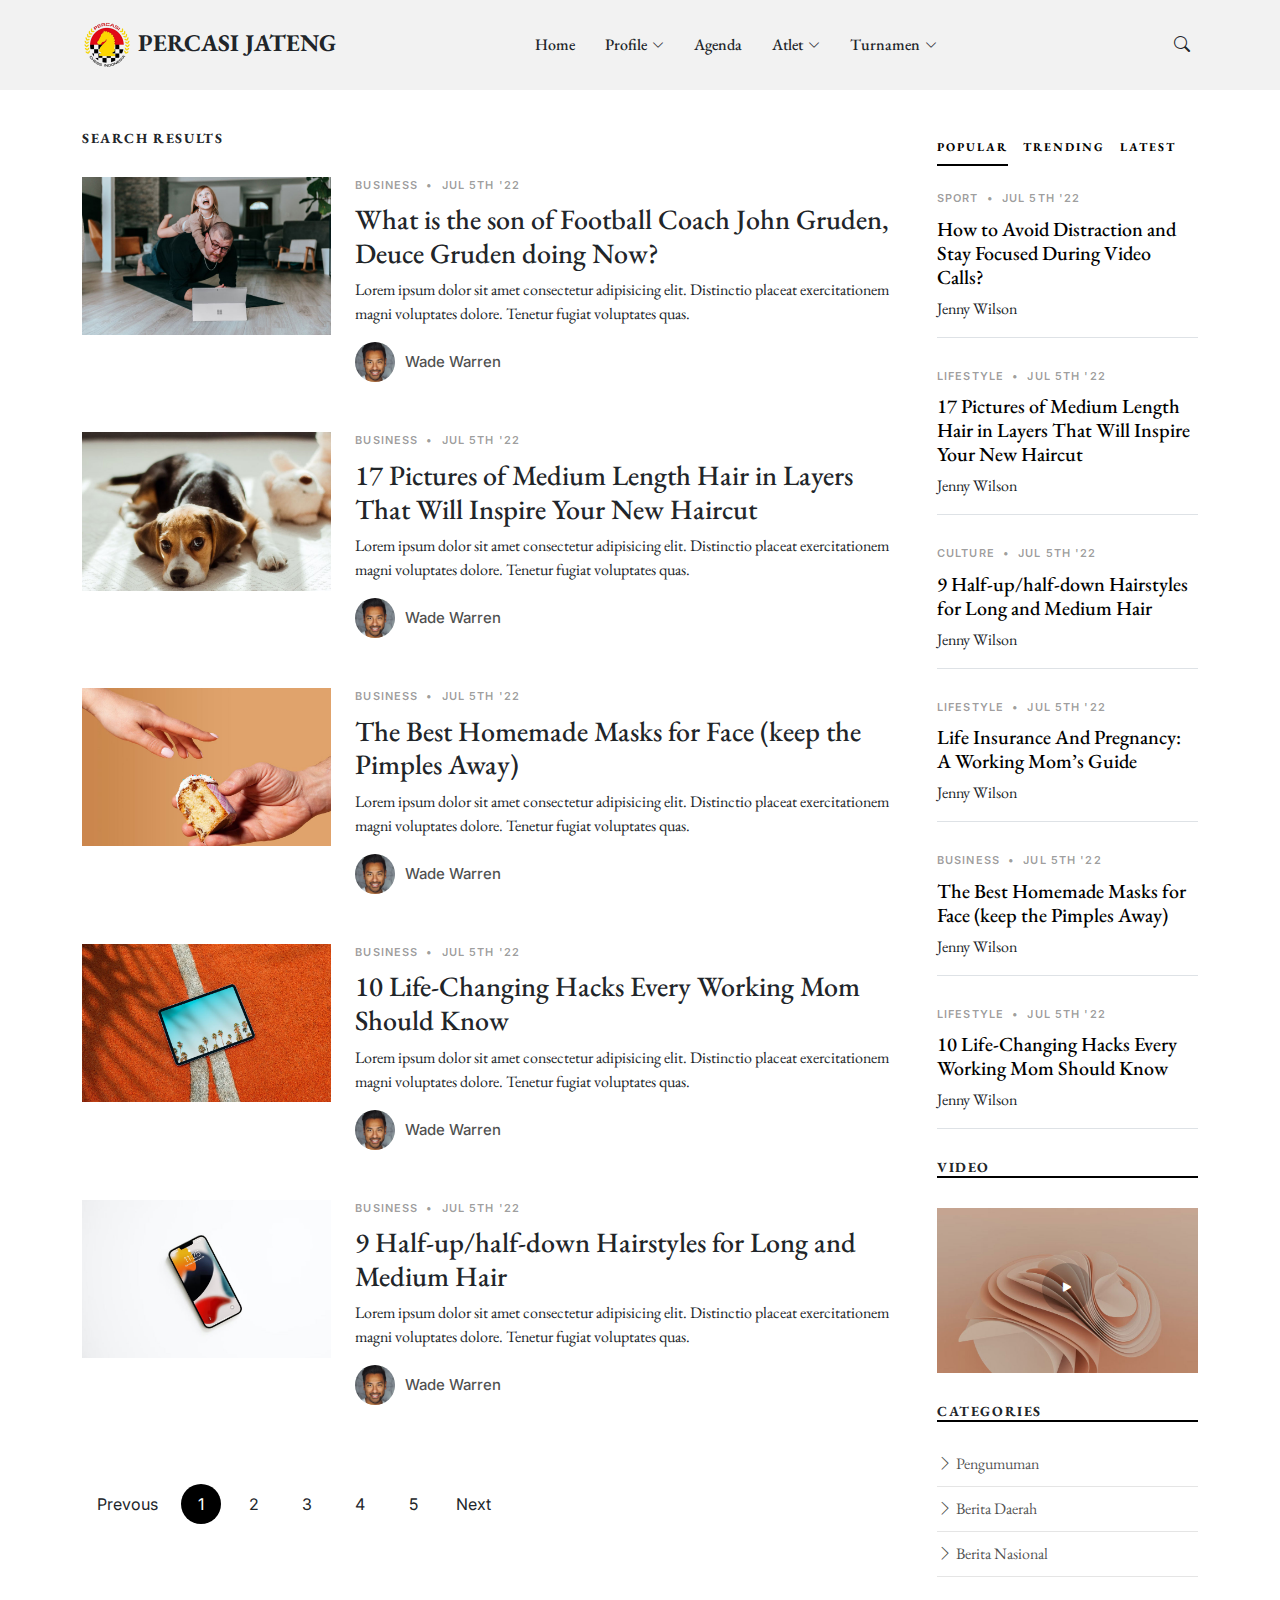
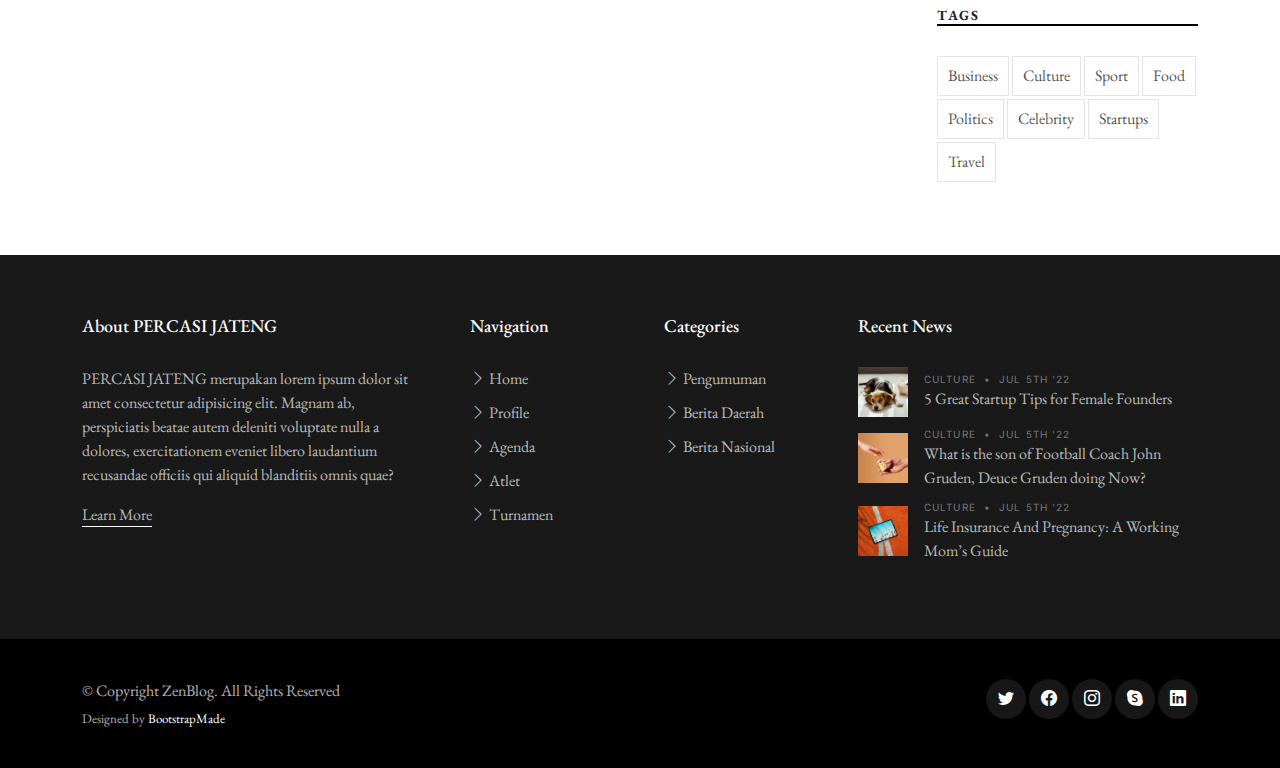
<file: search-result.html>
<!DOCTYPE html>
<html lang="en">

<head>
  <meta charset="utf-8">
  <meta content="width=device-width, initial-scale=1.0" name="viewport">

  <title>PERCASI JATENG - Search Result</title>
  <meta content="" name="description">
  <meta content="" name="keywords">

  <!-- Favicons -->
  <link href="assets/img/logo-percasi.png" rel="icon">
  <link href="assets/img/apple-touch-icon.png" rel="apple-touch-icon">

  <!-- Google Fonts -->
  <link rel="preconnect" href="https://fonts.googleapis.com">
  <link rel="preconnect" href="https://fonts.gstatic.com" crossorigin>
  <link href="https://fonts.googleapis.com/css2?family=EB+Garamond:wght@400;500&family=Inter:wght@400;500&family=Playfair+Display:ital,wght@0,400;0,700;1,400;1,700&display=swap" rel="stylesheet">

  <!-- Vendor CSS Files -->
  <link href="assets/vendor/bootstrap/css/bootstrap.min.css" rel="stylesheet">
  <link href="assets/vendor/bootstrap-icons/bootstrap-icons.css" rel="stylesheet">
  <link href="assets/vendor/swiper/swiper-bundle.min.css" rel="stylesheet">
  <link href="assets/vendor/glightbox/css/glightbox.min.css" rel="stylesheet">
  <link href="assets/vendor/aos/aos.css" rel="stylesheet">

  <!-- Template Main CSS Files -->
  <link href="assets/css/variables.css" rel="stylesheet">
  <link href="assets/css/main.css" rel="stylesheet">

  <!-- =======================================================
  * Template Name: ZenBlog - v1.1.0
  * Template URL: https://bootstrapmade.com/zenblog-bootstrap-blog-template/
  * Author: BootstrapMade.com
  * License: https:///bootstrapmade.com/license/
  ======================================================== -->
</head>

<body>

  <!-- ======= Header ======= -->
  <header id="header" class="header d-flex align-items-center fixed-top">
    <div class="container-fluid container-xl d-flex align-items-center justify-content-between">

      <a href="index.html" class="logo d-flex align-items-center">
        <!-- Uncomment the line below if you also wish to use an image logo -->
        <img src="assets/img/logo-percasi.png" alt="">
        <h1>PERCASI JATENG</h1>
      </a>

      <nav id="navbar" class="navbar">
        <ul>
          <li><a href="index.html">Home</a></li>
          <li class="dropdown"><a href="category.html"><span>Profile</span> <i class="bi bi-chevron-down dropdown-indicator"></i></a>
            <ul>
              <li><a href="#">Pengurus Inti</a></li>
              <li><a href="#">Pengurus Cabang</a></li>
              <li><a href="#">AD/ART</a></li>
              <li><a href="galeri.html">Galeri</a></li>
              <li><a href="about.html">Tentang</a></li>
            </ul>
          </li>
          <li><a href="agenda.html">Agenda</a></li>
          <li class="dropdown"><a href="category.html"><span>Atlet</span> <i class="bi bi-chevron-down dropdown-indicator"></i></a>
            <ul>
              <li><a href="atlet.html">PON</a></li>
              <li><a href="daerah.html">Daerah</a></li>
            </ul>
          </li>
          <li class="dropdown"><a href="category.html"><span>Turnamen</span> <i class="bi bi-chevron-down dropdown-indicator"></i></a>
            <ul>
              <li><a href="#">Internasional</a></li>
              <li><a href="#">Nasional</a></li>
              <li><a href="#">Daerah</a></li>
              <li><a href="#">Online</a></li>
            </ul>
          </li>
        </ul>
      </nav><!-- .navbar -->

      <div class="position-relative">

        <a href="#" class="mx-2 js-search-open"><span class="bi-search"></span></a>
        <i class="bi bi-list mobile-nav-toggle"></i>

        <!-- ======= Search Form ======= -->
        <div class="search-form-wrap js-search-form-wrap">
          <form action="search-result.html" class="search-form">
            <span class="icon bi-search"></span>
            <input type="text" placeholder="Search" class="form-control">
            <button class="btn js-search-close"><span class="bi-x"></span></button>
          </form>
        </div><!-- End Search Form -->

      </div>

    </div>

  </header><!-- End Header -->

  <main id="main">

    <!-- ======= Search Results ======= -->
    <section id="search-result" class="search-result">
      <div class="container">
        <div class="row">
          <div class="col-md-9">
            <h3 class="category-title">Search Results</h3>

            <div class="d-md-flex post-entry-2 small-img">
              <a href="single-post.html" class="me-4 thumbnail">
                <img src="assets/img/post-landscape-6.jpg" alt="" class="img-fluid">
              </a>
              <div>
                <div class="post-meta"><span class="date">Business</span> <span class="mx-1">&bullet;</span> <span>Jul 5th '22</span></div>
                <h3><a href="single-post.html">What is the son of Football Coach John Gruden, Deuce Gruden doing Now?</a></h3>
                <p>Lorem ipsum dolor sit amet consectetur adipisicing elit. Distinctio placeat exercitationem magni voluptates dolore. Tenetur fugiat voluptates quas.</p>
                <div class="d-flex align-items-center author">
                  <div class="photo"><img src="assets/img/person-2.jpg" alt="" class="img-fluid"></div>
                  <div class="name">
                    <h3 class="m-0 p-0">Wade Warren</h3>
                  </div>
                </div>
              </div>
            </div>

            <div class="d-md-flex post-entry-2 small-img">
              <a href="single-post.html" class="me-4 thumbnail">
                <img src="assets/img/post-landscape-1.jpg" alt="" class="img-fluid">
              </a>
              <div>
                <div class="post-meta"><span class="date">Business</span> <span class="mx-1">&bullet;</span> <span>Jul 5th '22</span></div>
                <h3><a href="single-post.html">17 Pictures of Medium Length Hair in Layers That Will Inspire Your New Haircut</a></h3>
                <p>Lorem ipsum dolor sit amet consectetur adipisicing elit. Distinctio placeat exercitationem magni voluptates dolore. Tenetur fugiat voluptates quas.</p>
                <div class="d-flex align-items-center author">
                  <div class="photo"><img src="assets/img/person-2.jpg" alt="" class="img-fluid"></div>
                  <div class="name">
                    <h3 class="m-0 p-0">Wade Warren</h3>
                  </div>
                </div>
              </div>
            </div>

            <div class="d-md-flex post-entry-2 small-img">
              <a href="single-post.html" class="me-4 thumbnail">
                <img src="assets/img/post-landscape-2.jpg" alt="" class="img-fluid">
              </a>
              <div>
                <div class="post-meta"><span class="date">Business</span> <span class="mx-1">&bullet;</span> <span>Jul 5th '22</span></div>
                <h3><a href="single-post.html">The Best Homemade Masks for Face (keep the Pimples Away)</a></h3>
                <p>Lorem ipsum dolor sit amet consectetur adipisicing elit. Distinctio placeat exercitationem magni voluptates dolore. Tenetur fugiat voluptates quas.</p>
                <div class="d-flex align-items-center author">
                  <div class="photo"><img src="assets/img/person-2.jpg" alt="" class="img-fluid"></div>
                  <div class="name">
                    <h3 class="m-0 p-0">Wade Warren</h3>
                  </div>
                </div>
              </div>
            </div>

            <div class="d-md-flex post-entry-2 small-img">
              <a href="single-post.html" class="me-4 thumbnail">
                <img src="assets/img/post-landscape-3.jpg" alt="" class="img-fluid">
              </a>
              <div>
                <div class="post-meta"><span class="date">Business</span> <span class="mx-1">&bullet;</span> <span>Jul 5th '22</span></div>
                <h3><a href="single-post.html">10 Life-Changing Hacks Every Working Mom Should Know</a></h3>
                <p>Lorem ipsum dolor sit amet consectetur adipisicing elit. Distinctio placeat exercitationem magni voluptates dolore. Tenetur fugiat voluptates quas.</p>
                <div class="d-flex align-items-center author">
                  <div class="photo"><img src="assets/img/person-2.jpg" alt="" class="img-fluid"></div>
                  <div class="name">
                    <h3 class="m-0 p-0">Wade Warren</h3>
                  </div>
                </div>
              </div>
            </div>

            <div class="d-md-flex post-entry-2 small-img">
              <a href="single-post.html" class="me-4 thumbnail">
                <img src="assets/img/post-landscape-4.jpg" alt="" class="img-fluid">
              </a>
              <div>
                <div class="post-meta"><span class="date">Business</span> <span class="mx-1">&bullet;</span> <span>Jul 5th '22</span></div>
                <h3><a href="single-post.html">9 Half-up/half-down Hairstyles for Long and Medium Hair</a></h3>
                <p>Lorem ipsum dolor sit amet consectetur adipisicing elit. Distinctio placeat exercitationem magni voluptates dolore. Tenetur fugiat voluptates quas.</p>
                <div class="d-flex align-items-center author">
                  <div class="photo"><img src="assets/img/person-2.jpg" alt="" class="img-fluid"></div>
                  <div class="name">
                    <h3 class="m-0 p-0">Wade Warren</h3>
                  </div>
                </div>
              </div>
            </div>

            <!-- Paging -->
            <div class="text-start py-4">
              <div class="custom-pagination">
                <a href="#" class="prev">Prevous</a>
                <a href="#" class="active">1</a>
                <a href="#">2</a>
                <a href="#">3</a>
                <a href="#">4</a>
                <a href="#">5</a>
                <a href="#" class="next">Next</a>
              </div>
            </div><!-- End Paging -->

          </div>

          <div class="col-md-3">
            <!-- ======= Sidebar ======= -->
            <div class="aside-block">

              <ul class="nav nav-pills custom-tab-nav mb-4" id="pills-tab" role="tablist">
                <li class="nav-item" role="presentation">
                  <button class="nav-link active" id="pills-popular-tab" data-bs-toggle="pill" data-bs-target="#pills-popular" type="button" role="tab" aria-controls="pills-popular" aria-selected="true">Popular</button>
                </li>
                <li class="nav-item" role="presentation">
                  <button class="nav-link" id="pills-trending-tab" data-bs-toggle="pill" data-bs-target="#pills-trending" type="button" role="tab" aria-controls="pills-trending" aria-selected="false">Trending</button>
                </li>
                <li class="nav-item" role="presentation">
                  <button class="nav-link" id="pills-latest-tab" data-bs-toggle="pill" data-bs-target="#pills-latest" type="button" role="tab" aria-controls="pills-latest" aria-selected="false">Latest</button>
                </li>
              </ul>

              <div class="tab-content" id="pills-tabContent">

                <!-- Popular -->
                <div class="tab-pane fade show active" id="pills-popular" role="tabpanel" aria-labelledby="pills-popular-tab">
                  <div class="post-entry-1 border-bottom">
                    <div class="post-meta"><span class="date">Sport</span> <span class="mx-1">&bullet;</span> <span>Jul 5th '22</span></div>
                    <h2 class="mb-2"><a href="#">How to Avoid Distraction and Stay Focused During Video Calls?</a></h2>
                    <span class="author mb-3 d-block">Jenny Wilson</span>
                  </div>

                  <div class="post-entry-1 border-bottom">
                    <div class="post-meta"><span class="date">Lifestyle</span> <span class="mx-1">&bullet;</span> <span>Jul 5th '22</span></div>
                    <h2 class="mb-2"><a href="#">17 Pictures of Medium Length Hair in Layers That Will Inspire Your New Haircut</a></h2>
                    <span class="author mb-3 d-block">Jenny Wilson</span>
                  </div>

                  <div class="post-entry-1 border-bottom">
                    <div class="post-meta"><span class="date">Culture</span> <span class="mx-1">&bullet;</span> <span>Jul 5th '22</span></div>
                    <h2 class="mb-2"><a href="#">9 Half-up/half-down Hairstyles for Long and Medium Hair</a></h2>
                    <span class="author mb-3 d-block">Jenny Wilson</span>
                  </div>

                  <div class="post-entry-1 border-bottom">
                    <div class="post-meta"><span class="date">Lifestyle</span> <span class="mx-1">&bullet;</span> <span>Jul 5th '22</span></div>
                    <h2 class="mb-2"><a href="#">Life Insurance And Pregnancy: A Working Mom’s Guide</a></h2>
                    <span class="author mb-3 d-block">Jenny Wilson</span>
                  </div>

                  <div class="post-entry-1 border-bottom">
                    <div class="post-meta"><span class="date">Business</span> <span class="mx-1">&bullet;</span> <span>Jul 5th '22</span></div>
                    <h2 class="mb-2"><a href="#">The Best Homemade Masks for Face (keep the Pimples Away)</a></h2>
                    <span class="author mb-3 d-block">Jenny Wilson</span>
                  </div>

                  <div class="post-entry-1 border-bottom">
                    <div class="post-meta"><span class="date">Lifestyle</span> <span class="mx-1">&bullet;</span> <span>Jul 5th '22</span></div>
                    <h2 class="mb-2"><a href="#">10 Life-Changing Hacks Every Working Mom Should Know</a></h2>
                    <span class="author mb-3 d-block">Jenny Wilson</span>
                  </div>
                </div> <!-- End Popular -->

                <!-- Trending -->
                <div class="tab-pane fade" id="pills-trending" role="tabpanel" aria-labelledby="pills-trending-tab">
                  <div class="post-entry-1 border-bottom">
                    <div class="post-meta"><span class="date">Lifestyle</span> <span class="mx-1">&bullet;</span> <span>Jul 5th '22</span></div>
                    <h2 class="mb-2"><a href="#">17 Pictures of Medium Length Hair in Layers That Will Inspire Your New Haircut</a></h2>
                    <span class="author mb-3 d-block">Jenny Wilson</span>
                  </div>

                  <div class="post-entry-1 border-bottom">
                    <div class="post-meta"><span class="date">Culture</span> <span class="mx-1">&bullet;</span> <span>Jul 5th '22</span></div>
                    <h2 class="mb-2"><a href="#">9 Half-up/half-down Hairstyles for Long and Medium Hair</a></h2>
                    <span class="author mb-3 d-block">Jenny Wilson</span>
                  </div>

                  <div class="post-entry-1 border-bottom">
                    <div class="post-meta"><span class="date">Lifestyle</span> <span class="mx-1">&bullet;</span> <span>Jul 5th '22</span></div>
                    <h2 class="mb-2"><a href="#">Life Insurance And Pregnancy: A Working Mom’s Guide</a></h2>
                    <span class="author mb-3 d-block">Jenny Wilson</span>
                  </div>

                  <div class="post-entry-1 border-bottom">
                    <div class="post-meta"><span class="date">Sport</span> <span class="mx-1">&bullet;</span> <span>Jul 5th '22</span></div>
                    <h2 class="mb-2"><a href="#">How to Avoid Distraction and Stay Focused During Video Calls?</a></h2>
                    <span class="author mb-3 d-block">Jenny Wilson</span>
                  </div>
                  <div class="post-entry-1 border-bottom">
                    <div class="post-meta"><span class="date">Business</span> <span class="mx-1">&bullet;</span> <span>Jul 5th '22</span></div>
                    <h2 class="mb-2"><a href="#">The Best Homemade Masks for Face (keep the Pimples Away)</a></h2>
                    <span class="author mb-3 d-block">Jenny Wilson</span>
                  </div>

                  <div class="post-entry-1 border-bottom">
                    <div class="post-meta"><span class="date">Lifestyle</span> <span class="mx-1">&bullet;</span> <span>Jul 5th '22</span></div>
                    <h2 class="mb-2"><a href="#">10 Life-Changing Hacks Every Working Mom Should Know</a></h2>
                    <span class="author mb-3 d-block">Jenny Wilson</span>
                  </div>
                </div> <!-- End Trending -->

                <!-- Latest -->
                <div class="tab-pane fade" id="pills-latest" role="tabpanel" aria-labelledby="pills-latest-tab">
                  <div class="post-entry-1 border-bottom">
                    <div class="post-meta"><span class="date">Lifestyle</span> <span class="mx-1">&bullet;</span> <span>Jul 5th '22</span></div>
                    <h2 class="mb-2"><a href="#">Life Insurance And Pregnancy: A Working Mom’s Guide</a></h2>
                    <span class="author mb-3 d-block">Jenny Wilson</span>
                  </div>

                  <div class="post-entry-1 border-bottom">
                    <div class="post-meta"><span class="date">Business</span> <span class="mx-1">&bullet;</span> <span>Jul 5th '22</span></div>
                    <h2 class="mb-2"><a href="#">The Best Homemade Masks for Face (keep the Pimples Away)</a></h2>
                    <span class="author mb-3 d-block">Jenny Wilson</span>
                  </div>

                  <div class="post-entry-1 border-bottom">
                    <div class="post-meta"><span class="date">Lifestyle</span> <span class="mx-1">&bullet;</span> <span>Jul 5th '22</span></div>
                    <h2 class="mb-2"><a href="#">10 Life-Changing Hacks Every Working Mom Should Know</a></h2>
                    <span class="author mb-3 d-block">Jenny Wilson</span>
                  </div>

                  <div class="post-entry-1 border-bottom">
                    <div class="post-meta"><span class="date">Sport</span> <span class="mx-1">&bullet;</span> <span>Jul 5th '22</span></div>
                    <h2 class="mb-2"><a href="#">How to Avoid Distraction and Stay Focused During Video Calls?</a></h2>
                    <span class="author mb-3 d-block">Jenny Wilson</span>
                  </div>

                  <div class="post-entry-1 border-bottom">
                    <div class="post-meta"><span class="date">Lifestyle</span> <span class="mx-1">&bullet;</span> <span>Jul 5th '22</span></div>
                    <h2 class="mb-2"><a href="#">17 Pictures of Medium Length Hair in Layers That Will Inspire Your New Haircut</a></h2>
                    <span class="author mb-3 d-block">Jenny Wilson</span>
                  </div>

                  <div class="post-entry-1 border-bottom">
                    <div class="post-meta"><span class="date">Culture</span> <span class="mx-1">&bullet;</span> <span>Jul 5th '22</span></div>
                    <h2 class="mb-2"><a href="#">9 Half-up/half-down Hairstyles for Long and Medium Hair</a></h2>
                    <span class="author mb-3 d-block">Jenny Wilson</span>
                  </div>

                </div> <!-- End Latest -->

              </div>
            </div>

            <div class="aside-block">
              <h3 class="aside-title">Video</h3>
              <div class="video-post">
                <a href="https://www.youtube.com/watch?v=AiFfDjmd0jU" class="glightbox link-video">
                  <span class="bi-play-fill"></span>
                  <img src="assets/img/post-landscape-5.jpg" alt="" class="img-fluid">
                </a>
              </div>
            </div><!-- End Video -->

            <div class="aside-block">
              <h3 class="aside-title">Categories</h3>
              <ul class="aside-links list-unstyled">
                <li><a href="category.html"><i class="bi bi-chevron-right"></i> Pengumuman</a></li>
                <li><a href="category.html"><i class="bi bi-chevron-right"></i> Berita Daerah</a></li>
                <li><a href="category.html"><i class="bi bi-chevron-right"></i> Berita Nasional</a></li>
              </ul>
            </div><!-- End Categories -->

            <div class="aside-block">
              <h3 class="aside-title">Tags</h3>
              <ul class="aside-tags list-unstyled">
                <li><a href="category.html">Business</a></li>
                <li><a href="category.html">Culture</a></li>
                <li><a href="category.html">Sport</a></li>
                <li><a href="category.html">Food</a></li>
                <li><a href="category.html">Politics</a></li>
                <li><a href="category.html">Celebrity</a></li>
                <li><a href="category.html">Startups</a></li>
                <li><a href="category.html">Travel</a></li>
              </ul>
            </div><!-- End Tags -->

          </div>

        </div>
      </div>
    </section> <!-- End Search Result -->

  </main><!-- End #main -->

    <!-- ======= Footer ======= -->
  <footer id="footer" class="footer">

    <div class="footer-content">
      <div class="container">

        <div class="row g-5">
          <div class="col-lg-4">
            <h3 class="footer-heading">About PERCASI JATENG</h3>
            <p>PERCASI JATENG merupakan lorem ipsum dolor sit amet consectetur adipisicing elit. Magnam ab, perspiciatis beatae autem deleniti voluptate nulla a dolores, exercitationem eveniet libero laudantium recusandae officiis qui aliquid blanditiis omnis quae?</p>
            <p><a href="about.html" class="footer-link-more">Learn More</a></p>
          </div>
          <div class="col-6 col-lg-2">
            <h3 class="footer-heading">Navigation</h3>
            <ul class="footer-links list-unstyled">
              <li><a href="index.html"><i class="bi bi-chevron-right"></i> Home</a></li>
              <li><a href="index.html"><i class="bi bi-chevron-right"></i> Profile</a></li>
              <li><a href="agenda.html"><i class="bi bi-chevron-right"></i> Agenda</a></li>
              <li><a href="category.html"><i class="bi bi-chevron-right"></i> Atlet</a></li>
              <li><a href="single-post.html"><i class="bi bi-chevron-right"></i> Turnamen</a></li>
            </ul>
          </div>
          <div class="col-6 col-lg-2">
            <h3 class="footer-heading">Categories</h3>
            <ul class="footer-links list-unstyled">
              <li><a href="category.html"><i class="bi bi-chevron-right"></i> Pengumuman</a></li>
              <li><a href="category.html"><i class="bi bi-chevron-right"></i> Berita Daerah</a></li>
              <li><a href="category.html"><i class="bi bi-chevron-right"></i> Berita Nasional</a></li>

            </ul>
          </div>

          <div class="col-lg-4">
            <h3 class="footer-heading">Recent News</h3>

            <ul class="footer-links footer-blog-entry list-unstyled">
              <li>
                <a href="single-post.html" class="d-flex align-items-center">
                  <img src="assets/img/post-sq-1.jpg" alt="" class="img-fluid me-3">
                  <div>
                    <div class="post-meta d-block"><span class="date">Culture</span> <span class="mx-1">&bullet;</span> <span>Jul 5th '22</span></div>
                    <span>5 Great Startup Tips for Female Founders</span>
                  </div>
                </a>
              </li>

              <li>
                <a href="single-post.html" class="d-flex align-items-center">
                  <img src="assets/img/post-sq-2.jpg" alt="" class="img-fluid me-3">
                  <div>
                    <div class="post-meta d-block"><span class="date">Culture</span> <span class="mx-1">&bullet;</span> <span>Jul 5th '22</span></div>
                    <span>What is the son of Football Coach John Gruden, Deuce Gruden doing Now?</span>
                  </div>
                </a>
              </li>

              <li>
                <a href="single-post.html" class="d-flex align-items-center">
                  <img src="assets/img/post-sq-3.jpg" alt="" class="img-fluid me-3">
                  <div>
                    <div class="post-meta d-block"><span class="date">Culture</span> <span class="mx-1">&bullet;</span> <span>Jul 5th '22</span></div>
                    <span>Life Insurance And Pregnancy: A Working Mom’s Guide</span>
                  </div>
                </a>
              </li>

            </ul>

          </div>
        </div>
      </div>
    </div>

    <div class="footer-legal">
      <div class="container">

        <div class="row justify-content-between">
          <div class="col-md-6 text-center text-md-start mb-3 mb-md-0">
            <div class="copyright">
              © Copyright <strong><span>ZenBlog</span></strong>. All Rights Reserved
            </div>

            <div class="credits">
              <!-- All the links in the footer should remain intact. -->
              <!-- You can delete the links only if you purchased the pro version. -->
              <!-- Licensing information: https://bootstrapmade.com/license/ -->
              <!-- Purchase the pro version with working PHP/AJAX contact form: https://bootstrapmade.com/herobiz-bootstrap-business-template/ -->
              Designed by <a href="https://bootstrapmade.com/">BootstrapMade</a>
            </div>

          </div>

          <div class="col-md-6">
            <div class="social-links mb-3 mb-lg-0 text-center text-md-end">
              <a href="#" class="twitter"><i class="bi bi-twitter"></i></a>
              <a href="#" class="facebook"><i class="bi bi-facebook"></i></a>
              <a href="#" class="instagram"><i class="bi bi-instagram"></i></a>
              <a href="#" class="google-plus"><i class="bi bi-skype"></i></a>
              <a href="#" class="linkedin"><i class="bi bi-linkedin"></i></a>
            </div>

          </div>

        </div>

      </div>
    </div>

  </footer>

  <a href="#" class="scroll-top d-flex align-items-center justify-content-center"><i class="bi bi-arrow-up-short"></i></a>

  <!-- Vendor JS Files -->
  <script src="assets/vendor/bootstrap/js/bootstrap.bundle.min.js"></script>
  <script src="assets/vendor/swiper/swiper-bundle.min.js"></script>
  <script src="assets/vendor/glightbox/js/glightbox.min.js"></script>
  <script src="assets/vendor/aos/aos.js"></script>
  <script src="assets/vendor/php-email-form/validate.js"></script>

  <!-- Template Main JS File -->
  <script src="assets/js/main.js"></script>

</body>

</html>
</file>
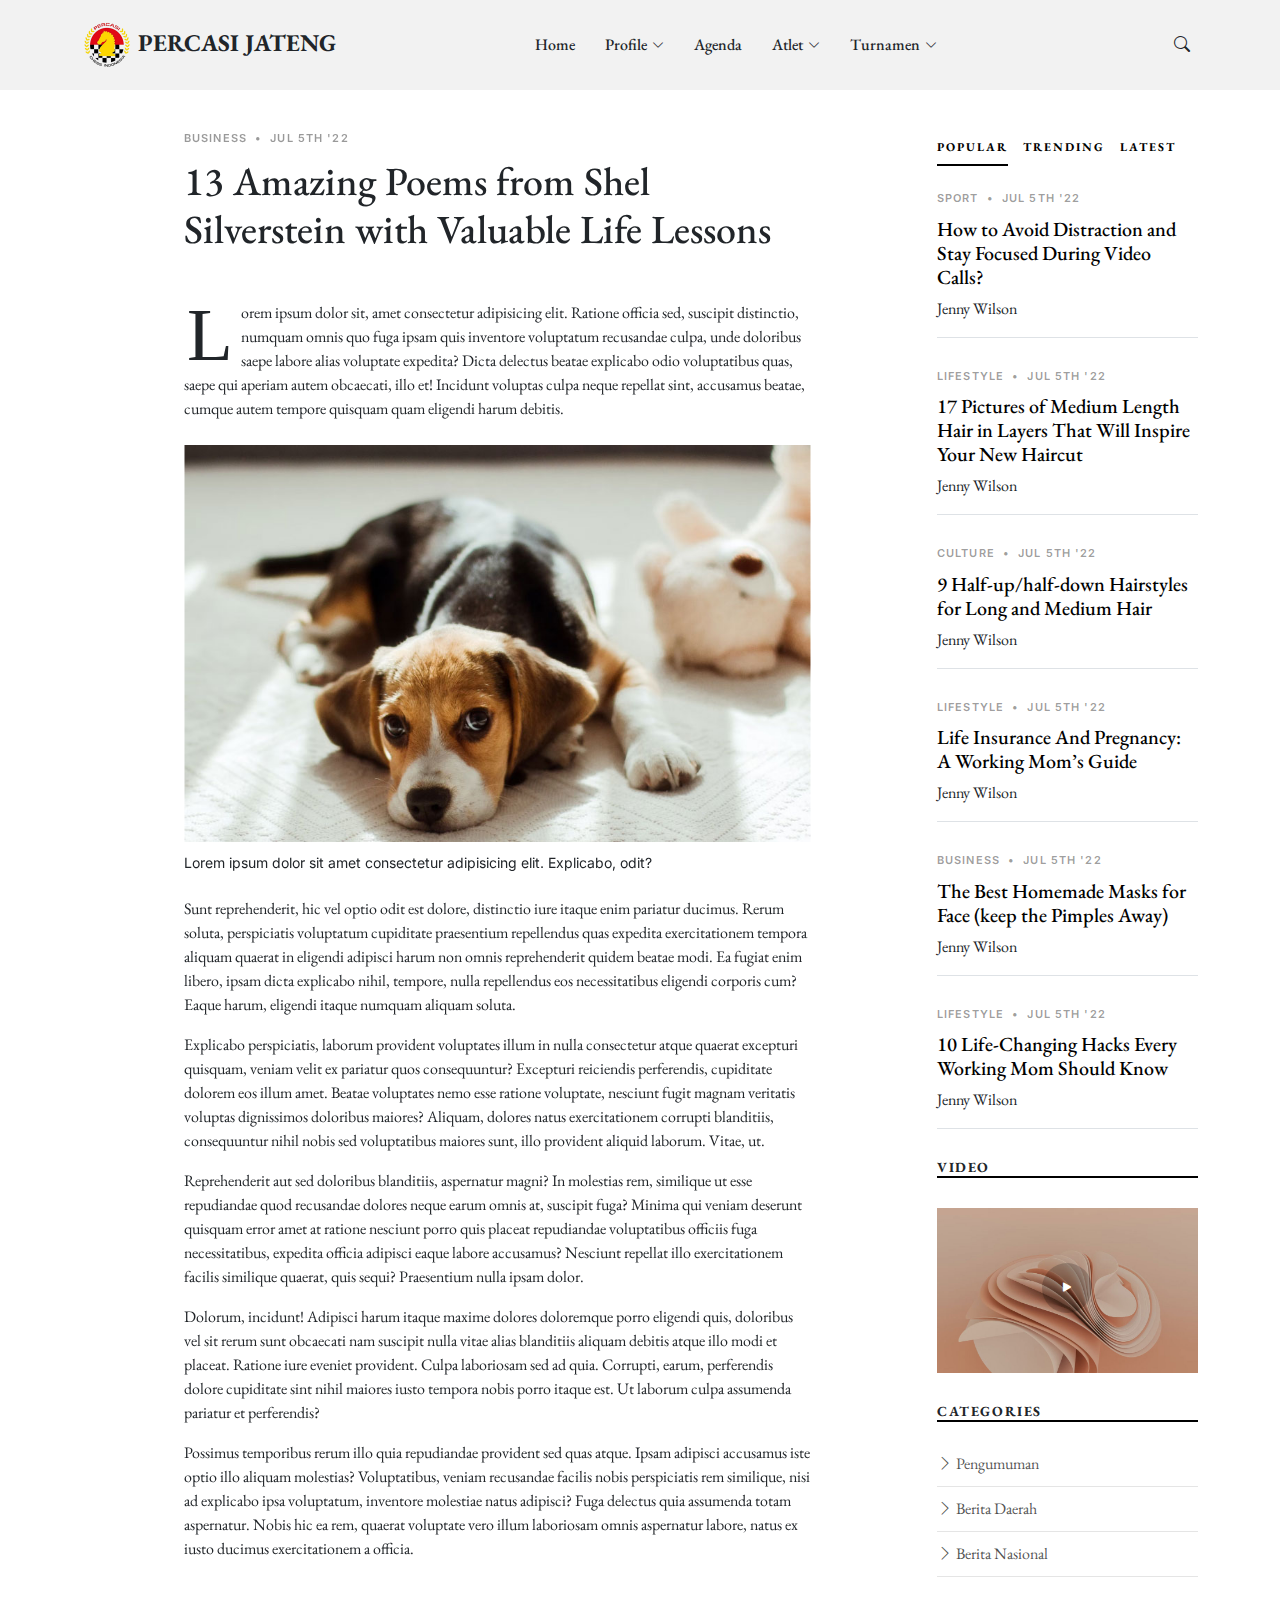
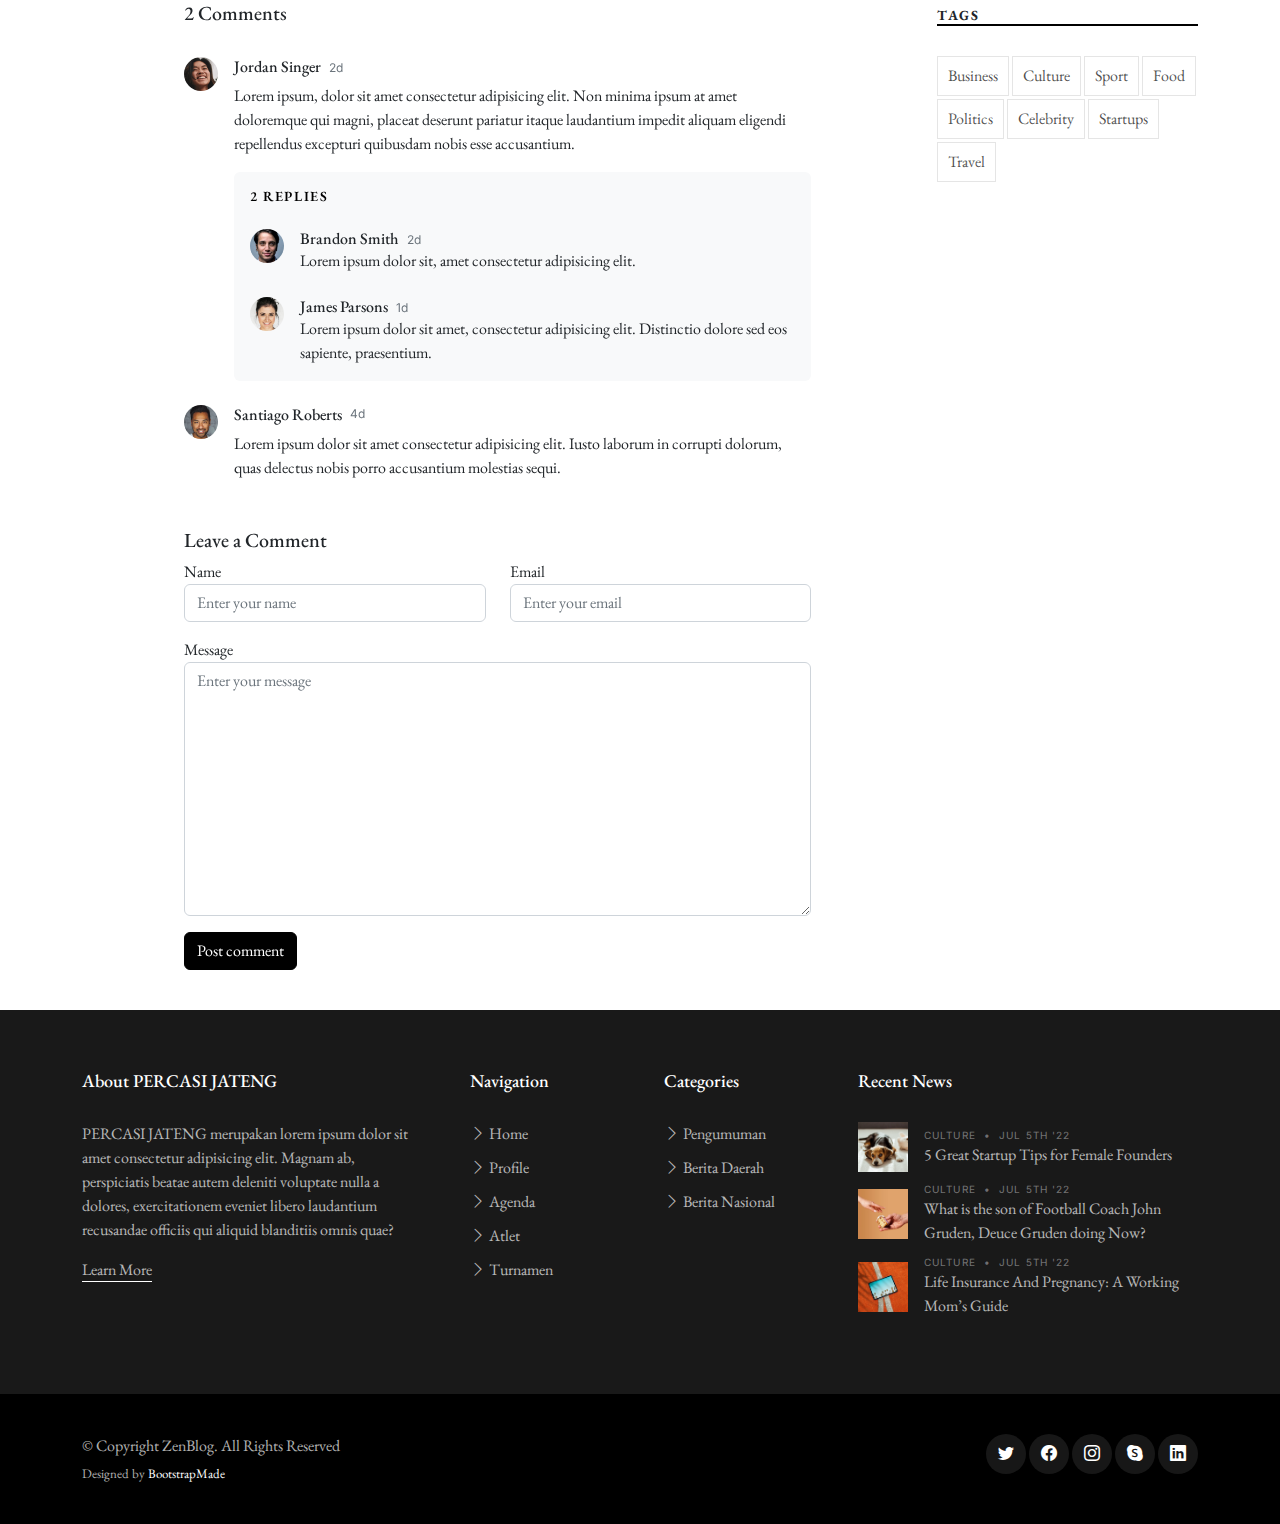
<file: single-post.html>
<!DOCTYPE html>
<html lang="en">

<head>
  <meta charset="utf-8">
  <meta content="width=device-width, initial-scale=1.0" name="viewport">

  <title>PERCASI JATENG - Single Post</title>
  <meta content="" name="description">
  <meta content="" name="keywords">

  <!-- Favicons -->
  <link href="assets/img/logo-percasi.png" rel="icon">
  <link href="assets/img/apple-touch-icon.png" rel="apple-touch-icon">

  <!-- Google Fonts -->
  <link rel="preconnect" href="https://fonts.googleapis.com">
  <link rel="preconnect" href="https://fonts.gstatic.com" crossorigin>
  <link href="https://fonts.googleapis.com/css2?family=EB+Garamond:wght@400;500&family=Inter:wght@400;500&family=Playfair+Display:ital,wght@0,400;0,700;1,400;1,700&display=swap" rel="stylesheet">

  <!-- Vendor CSS Files -->
  <link href="assets/vendor/bootstrap/css/bootstrap.min.css" rel="stylesheet">
  <link href="assets/vendor/bootstrap-icons/bootstrap-icons.css" rel="stylesheet">
  <link href="assets/vendor/swiper/swiper-bundle.min.css" rel="stylesheet">
  <link href="assets/vendor/glightbox/css/glightbox.min.css" rel="stylesheet">
  <link href="assets/vendor/aos/aos.css" rel="stylesheet">

  <!-- Template Main CSS Files -->
  <link href="assets/css/variables.css" rel="stylesheet">
  <link href="assets/css/main.css" rel="stylesheet">

  <!-- =======================================================
  * Template Name: ZenBlog - v1.1.0
  * Template URL: https://bootstrapmade.com/zenblog-bootstrap-blog-template/
  * Author: BootstrapMade.com
  * License: https:///bootstrapmade.com/license/
  ======================================================== -->
</head>

<body>

  <!-- ======= Header ======= -->
  <header id="header" class="header d-flex align-items-center fixed-top">
    <div class="container-fluid container-xl d-flex align-items-center justify-content-between">

      <a href="index.html" class="logo d-flex align-items-center">
        <!-- Uncomment the line below if you also wish to use an image logo -->
        <img src="assets/img/logo-percasi.png" alt="">
        <h1>PERCASI JATENG</h1>
      </a>

      <nav id="navbar" class="navbar">
        <ul>
          <li><a href="index.html">Home</a></li>
          <li class="dropdown"><a href="category.html"><span>Profile</span> <i class="bi bi-chevron-down dropdown-indicator"></i></a>
            <ul>
              <li><a href="#">Pengurus Inti</a></li>
              <li><a href="#">Pengurus Cabang</a></li>
              <li><a href="#">AD/ART</a></li>
              <li><a href="galeri.html">Galeri</a></li>
              <li><a href="about.html">Tentang</a></li>
            </ul>
          </li>
          <li><a href="agenda.html">Agenda</a></li>
          <li class="dropdown"><a href="category.html"><span>Atlet</span> <i class="bi bi-chevron-down dropdown-indicator"></i></a>
            <ul>
              <li><a href="atlet.html">PON</a></li>
              <li><a href="daerah.html">Daerah</a></li>
            </ul>
          </li>
          <li class="dropdown"><a href="category.html"><span>Turnamen</span> <i class="bi bi-chevron-down dropdown-indicator"></i></a>
            <ul>
              <li><a href="#">Internasional</a></li>
              <li><a href="#">Nasional</a></li>
              <li><a href="#">Daerah</a></li>
              <li><a href="#">Online</a></li>
            </ul>
          </li>
        </ul>
      </nav><!-- .navbar -->

      <div class="position-relative">

        <a href="#" class="mx-2 js-search-open"><span class="bi-search"></span></a>
        <i class="bi bi-list mobile-nav-toggle"></i>

        <!-- ======= Search Form ======= -->
        <div class="search-form-wrap js-search-form-wrap">
          <form action="search-result.html" class="search-form">
            <span class="icon bi-search"></span>
            <input type="text" placeholder="Search" class="form-control">
            <button class="btn js-search-close"><span class="bi-x"></span></button>
          </form>
        </div><!-- End Search Form -->

      </div>

    </div>

  </header><!-- End Header -->

  <main id="main">

    <section class="single-post-content">
      <div class="container">
        <div class="row">
          <div class="col-md-9 post-content" data-aos="fade-up">

            <!-- ======= Single Post Content ======= -->
            <div class="single-post">
              <div class="post-meta"><span class="date">Business</span> <span class="mx-1">&bullet;</span> <span>Jul 5th '22</span></div>
              <h1 class="mb-5">13 Amazing Poems from Shel Silverstein with Valuable Life Lessons</h1>
              <p><span class="firstcharacter">L</span>orem ipsum dolor sit, amet consectetur adipisicing elit. Ratione officia sed, suscipit distinctio, numquam omnis quo fuga ipsam quis inventore voluptatum recusandae culpa, unde doloribus saepe labore alias voluptate expedita? Dicta delectus beatae explicabo odio voluptatibus quas, saepe qui aperiam autem obcaecati, illo et! Incidunt voluptas culpa neque repellat sint, accusamus beatae, cumque autem tempore quisquam quam eligendi harum debitis.</p>

              <figure class="my-4">
                <img src="assets/img/post-landscape-1.jpg" alt="" class="img-fluid">
                <figcaption>Lorem ipsum dolor sit amet consectetur adipisicing elit. Explicabo, odit? </figcaption>
              </figure>
              <p>Sunt reprehenderit, hic vel optio odit est dolore, distinctio iure itaque enim pariatur ducimus. Rerum soluta, perspiciatis voluptatum cupiditate praesentium repellendus quas expedita exercitationem tempora aliquam quaerat in eligendi adipisci harum non omnis reprehenderit quidem beatae modi. Ea fugiat enim libero, ipsam dicta explicabo nihil, tempore, nulla repellendus eos necessitatibus eligendi corporis cum? Eaque harum, eligendi itaque numquam aliquam soluta.</p>
              <p>Explicabo perspiciatis, laborum provident voluptates illum in nulla consectetur atque quaerat excepturi quisquam, veniam velit ex pariatur quos consequuntur? Excepturi reiciendis perferendis, cupiditate dolorem eos illum amet. Beatae voluptates nemo esse ratione voluptate, nesciunt fugit magnam veritatis voluptas dignissimos doloribus maiores? Aliquam, dolores natus exercitationem corrupti blanditiis, consequuntur nihil nobis sed voluptatibus maiores sunt, illo provident aliquid laborum. Vitae, ut.</p>
              <p>Reprehenderit aut sed doloribus blanditiis, aspernatur magni? In molestias rem, similique ut esse repudiandae quod recusandae dolores neque earum omnis at, suscipit fuga? Minima qui veniam deserunt quisquam error amet at ratione nesciunt porro quis placeat repudiandae voluptatibus officiis fuga necessitatibus, expedita officia adipisci eaque labore accusamus? Nesciunt repellat illo exercitationem facilis similique quaerat, quis sequi? Praesentium nulla ipsam dolor.</p>
              <p>Dolorum, incidunt! Adipisci harum itaque maxime dolores doloremque porro eligendi quis, doloribus vel sit rerum sunt obcaecati nam suscipit nulla vitae alias blanditiis aliquam debitis atque illo modi et placeat. Ratione iure eveniet provident. Culpa laboriosam sed ad quia. Corrupti, earum, perferendis dolore cupiditate sint nihil maiores iusto tempora nobis porro itaque est. Ut laborum culpa assumenda pariatur et perferendis?</p>
              <p>Possimus temporibus rerum illo quia repudiandae provident sed quas atque. Ipsam adipisci accusamus iste optio illo aliquam molestias? Voluptatibus, veniam recusandae facilis nobis perspiciatis rem similique, nisi ad explicabo ipsa voluptatum, inventore molestiae natus adipisci? Fuga delectus quia assumenda totam aspernatur. Nobis hic ea rem, quaerat voluptate vero illum laboriosam omnis aspernatur labore, natus ex iusto ducimus exercitationem a officia.</p>
            </div><!-- End Single Post Content -->

            <!-- ======= Comments ======= -->
            <div class="comments">
              <h5 class="comment-title py-4">2 Comments</h5>
              <div class="comment d-flex mb-4">
                <div class="flex-shrink-0">
                  <div class="avatar avatar-sm rounded-circle">
                    <img class="avatar-img" src="assets/img/person-5.jpg" alt="" class="img-fluid">
                  </div>
                </div>
                <div class="flex-grow-1 ms-2 ms-sm-3">
                  <div class="comment-meta d-flex align-items-baseline">
                    <h6 class="me-2">Jordan Singer</h6>
                    <span class="text-muted">2d</span>
                  </div>
                  <div class="comment-body">
                    Lorem ipsum, dolor sit amet consectetur adipisicing elit. Non minima ipsum at amet doloremque qui magni, placeat deserunt pariatur itaque laudantium impedit aliquam eligendi repellendus excepturi quibusdam nobis esse accusantium.
                  </div>

                  <div class="comment-replies bg-light p-3 mt-3 rounded">
                    <h6 class="comment-replies-title mb-4 text-muted text-uppercase">2 replies</h6>

                    <div class="reply d-flex mb-4">
                      <div class="flex-shrink-0">
                        <div class="avatar avatar-sm rounded-circle">
                          <img class="avatar-img" src="assets/img/person-4.jpg" alt="" class="img-fluid">
                        </div>
                      </div>
                      <div class="flex-grow-1 ms-2 ms-sm-3">
                        <div class="reply-meta d-flex align-items-baseline">
                          <h6 class="mb-0 me-2">Brandon Smith</h6>
                          <span class="text-muted">2d</span>
                        </div>
                        <div class="reply-body">
                          Lorem ipsum dolor sit, amet consectetur adipisicing elit.
                        </div>
                      </div>
                    </div>
                    <div class="reply d-flex">
                      <div class="flex-shrink-0">
                        <div class="avatar avatar-sm rounded-circle">
                          <img class="avatar-img" src="assets/img/person-3.jpg" alt="" class="img-fluid">
                        </div>
                      </div>
                      <div class="flex-grow-1 ms-2 ms-sm-3">
                        <div class="reply-meta d-flex align-items-baseline">
                          <h6 class="mb-0 me-2">James Parsons</h6>
                          <span class="text-muted">1d</span>
                        </div>
                        <div class="reply-body">
                          Lorem ipsum dolor sit amet, consectetur adipisicing elit. Distinctio dolore sed eos sapiente, praesentium.
                        </div>
                      </div>
                    </div>
                  </div>
                </div>
              </div>
              <div class="comment d-flex">
                <div class="flex-shrink-0">
                  <div class="avatar avatar-sm rounded-circle">
                    <img class="avatar-img" src="assets/img/person-2.jpg" alt="" class="img-fluid">
                  </div>
                </div>
                <div class="flex-shrink-1 ms-2 ms-sm-3">
                  <div class="comment-meta d-flex">
                    <h6 class="me-2">Santiago Roberts</h6>
                    <span class="text-muted">4d</span>
                  </div>
                  <div class="comment-body">
                    Lorem ipsum dolor sit amet consectetur adipisicing elit. Iusto laborum in corrupti dolorum, quas delectus nobis porro accusantium molestias sequi.
                  </div>
                </div>
              </div>
            </div><!-- End Comments -->

            <!-- ======= Comments Form ======= -->
            <div class="row justify-content-center mt-5">

              <div class="col-lg-12">
                <h5 class="comment-title">Leave a Comment</h5>
                <div class="row">
                  <div class="col-lg-6 mb-3">
                    <label for="comment-name">Name</label>
                    <input type="text" class="form-control" id="comment-name" placeholder="Enter your name">
                  </div>
                  <div class="col-lg-6 mb-3">
                    <label for="comment-email">Email</label>
                    <input type="text" class="form-control" id="comment-email" placeholder="Enter your email">
                  </div>
                  <div class="col-12 mb-3">
                    <label for="comment-message">Message</label>

                    <textarea class="form-control" id="comment-message" placeholder="Enter your message" cols="30" rows="10"></textarea>
                  </div>
                  <div class="col-12">
                    <input type="submit" class="btn btn-primary" value="Post comment">
                  </div>
                </div>
              </div>
            </div><!-- End Comments Form -->

          </div>
          <div class="col-md-3">
            <!-- ======= Sidebar ======= -->
            <div class="aside-block">

              <ul class="nav nav-pills custom-tab-nav mb-4" id="pills-tab" role="tablist">
                <li class="nav-item" role="presentation">
                  <button class="nav-link active" id="pills-popular-tab" data-bs-toggle="pill" data-bs-target="#pills-popular" type="button" role="tab" aria-controls="pills-popular" aria-selected="true">Popular</button>
                </li>
                <li class="nav-item" role="presentation">
                  <button class="nav-link" id="pills-trending-tab" data-bs-toggle="pill" data-bs-target="#pills-trending" type="button" role="tab" aria-controls="pills-trending" aria-selected="false">Trending</button>
                </li>
                <li class="nav-item" role="presentation">
                  <button class="nav-link" id="pills-latest-tab" data-bs-toggle="pill" data-bs-target="#pills-latest" type="button" role="tab" aria-controls="pills-latest" aria-selected="false">Latest</button>
                </li>
              </ul>

              <div class="tab-content" id="pills-tabContent">

                <!-- Popular -->
                <div class="tab-pane fade show active" id="pills-popular" role="tabpanel" aria-labelledby="pills-popular-tab">
                  <div class="post-entry-1 border-bottom">
                    <div class="post-meta"><span class="date">Sport</span> <span class="mx-1">&bullet;</span> <span>Jul 5th '22</span></div>
                    <h2 class="mb-2"><a href="#">How to Avoid Distraction and Stay Focused During Video Calls?</a></h2>
                    <span class="author mb-3 d-block">Jenny Wilson</span>
                  </div>

                  <div class="post-entry-1 border-bottom">
                    <div class="post-meta"><span class="date">Lifestyle</span> <span class="mx-1">&bullet;</span> <span>Jul 5th '22</span></div>
                    <h2 class="mb-2"><a href="#">17 Pictures of Medium Length Hair in Layers That Will Inspire Your New Haircut</a></h2>
                    <span class="author mb-3 d-block">Jenny Wilson</span>
                  </div>

                  <div class="post-entry-1 border-bottom">
                    <div class="post-meta"><span class="date">Culture</span> <span class="mx-1">&bullet;</span> <span>Jul 5th '22</span></div>
                    <h2 class="mb-2"><a href="#">9 Half-up/half-down Hairstyles for Long and Medium Hair</a></h2>
                    <span class="author mb-3 d-block">Jenny Wilson</span>
                  </div>

                  <div class="post-entry-1 border-bottom">
                    <div class="post-meta"><span class="date">Lifestyle</span> <span class="mx-1">&bullet;</span> <span>Jul 5th '22</span></div>
                    <h2 class="mb-2"><a href="#">Life Insurance And Pregnancy: A Working Mom’s Guide</a></h2>
                    <span class="author mb-3 d-block">Jenny Wilson</span>
                  </div>

                  <div class="post-entry-1 border-bottom">
                    <div class="post-meta"><span class="date">Business</span> <span class="mx-1">&bullet;</span> <span>Jul 5th '22</span></div>
                    <h2 class="mb-2"><a href="#">The Best Homemade Masks for Face (keep the Pimples Away)</a></h2>
                    <span class="author mb-3 d-block">Jenny Wilson</span>
                  </div>

                  <div class="post-entry-1 border-bottom">
                    <div class="post-meta"><span class="date">Lifestyle</span> <span class="mx-1">&bullet;</span> <span>Jul 5th '22</span></div>
                    <h2 class="mb-2"><a href="#">10 Life-Changing Hacks Every Working Mom Should Know</a></h2>
                    <span class="author mb-3 d-block">Jenny Wilson</span>
                  </div>
                </div> <!-- End Popular -->

                <!-- Trending -->
                <div class="tab-pane fade" id="pills-trending" role="tabpanel" aria-labelledby="pills-trending-tab">
                  <div class="post-entry-1 border-bottom">
                    <div class="post-meta"><span class="date">Lifestyle</span> <span class="mx-1">&bullet;</span> <span>Jul 5th '22</span></div>
                    <h2 class="mb-2"><a href="#">17 Pictures of Medium Length Hair in Layers That Will Inspire Your New Haircut</a></h2>
                    <span class="author mb-3 d-block">Jenny Wilson</span>
                  </div>

                  <div class="post-entry-1 border-bottom">
                    <div class="post-meta"><span class="date">Culture</span> <span class="mx-1">&bullet;</span> <span>Jul 5th '22</span></div>
                    <h2 class="mb-2"><a href="#">9 Half-up/half-down Hairstyles for Long and Medium Hair</a></h2>
                    <span class="author mb-3 d-block">Jenny Wilson</span>
                  </div>

                  <div class="post-entry-1 border-bottom">
                    <div class="post-meta"><span class="date">Lifestyle</span> <span class="mx-1">&bullet;</span> <span>Jul 5th '22</span></div>
                    <h2 class="mb-2"><a href="#">Life Insurance And Pregnancy: A Working Mom’s Guide</a></h2>
                    <span class="author mb-3 d-block">Jenny Wilson</span>
                  </div>

                  <div class="post-entry-1 border-bottom">
                    <div class="post-meta"><span class="date">Sport</span> <span class="mx-1">&bullet;</span> <span>Jul 5th '22</span></div>
                    <h2 class="mb-2"><a href="#">How to Avoid Distraction and Stay Focused During Video Calls?</a></h2>
                    <span class="author mb-3 d-block">Jenny Wilson</span>
                  </div>
                  <div class="post-entry-1 border-bottom">
                    <div class="post-meta"><span class="date">Business</span> <span class="mx-1">&bullet;</span> <span>Jul 5th '22</span></div>
                    <h2 class="mb-2"><a href="#">The Best Homemade Masks for Face (keep the Pimples Away)</a></h2>
                    <span class="author mb-3 d-block">Jenny Wilson</span>
                  </div>

                  <div class="post-entry-1 border-bottom">
                    <div class="post-meta"><span class="date">Lifestyle</span> <span class="mx-1">&bullet;</span> <span>Jul 5th '22</span></div>
                    <h2 class="mb-2"><a href="#">10 Life-Changing Hacks Every Working Mom Should Know</a></h2>
                    <span class="author mb-3 d-block">Jenny Wilson</span>
                  </div>
                </div> <!-- End Trending -->

                <!-- Latest -->
                <div class="tab-pane fade" id="pills-latest" role="tabpanel" aria-labelledby="pills-latest-tab">
                  <div class="post-entry-1 border-bottom">
                    <div class="post-meta"><span class="date">Lifestyle</span> <span class="mx-1">&bullet;</span> <span>Jul 5th '22</span></div>
                    <h2 class="mb-2"><a href="#">Life Insurance And Pregnancy: A Working Mom’s Guide</a></h2>
                    <span class="author mb-3 d-block">Jenny Wilson</span>
                  </div>

                  <div class="post-entry-1 border-bottom">
                    <div class="post-meta"><span class="date">Business</span> <span class="mx-1">&bullet;</span> <span>Jul 5th '22</span></div>
                    <h2 class="mb-2"><a href="#">The Best Homemade Masks for Face (keep the Pimples Away)</a></h2>
                    <span class="author mb-3 d-block">Jenny Wilson</span>
                  </div>

                  <div class="post-entry-1 border-bottom">
                    <div class="post-meta"><span class="date">Lifestyle</span> <span class="mx-1">&bullet;</span> <span>Jul 5th '22</span></div>
                    <h2 class="mb-2"><a href="#">10 Life-Changing Hacks Every Working Mom Should Know</a></h2>
                    <span class="author mb-3 d-block">Jenny Wilson</span>
                  </div>

                  <div class="post-entry-1 border-bottom">
                    <div class="post-meta"><span class="date">Sport</span> <span class="mx-1">&bullet;</span> <span>Jul 5th '22</span></div>
                    <h2 class="mb-2"><a href="#">How to Avoid Distraction and Stay Focused During Video Calls?</a></h2>
                    <span class="author mb-3 d-block">Jenny Wilson</span>
                  </div>

                  <div class="post-entry-1 border-bottom">
                    <div class="post-meta"><span class="date">Lifestyle</span> <span class="mx-1">&bullet;</span> <span>Jul 5th '22</span></div>
                    <h2 class="mb-2"><a href="#">17 Pictures of Medium Length Hair in Layers That Will Inspire Your New Haircut</a></h2>
                    <span class="author mb-3 d-block">Jenny Wilson</span>
                  </div>

                  <div class="post-entry-1 border-bottom">
                    <div class="post-meta"><span class="date">Culture</span> <span class="mx-1">&bullet;</span> <span>Jul 5th '22</span></div>
                    <h2 class="mb-2"><a href="#">9 Half-up/half-down Hairstyles for Long and Medium Hair</a></h2>
                    <span class="author mb-3 d-block">Jenny Wilson</span>
                  </div>

                </div> <!-- End Latest -->

              </div>
            </div>

            <div class="aside-block">
              <h3 class="aside-title">Video</h3>
              <div class="video-post">
                <a href="https://www.youtube.com/watch?v=AiFfDjmd0jU" class="glightbox link-video">
                  <span class="bi-play-fill"></span>
                  <img src="assets/img/post-landscape-5.jpg" alt="" class="img-fluid">
                </a>
              </div>
            </div><!-- End Video -->

            <div class="aside-block">
              <h3 class="aside-title">Categories</h3>
              <ul class="aside-links list-unstyled">
                <li><a href="category.html"><i class="bi bi-chevron-right"></i> Pengumuman</a></li>
                <li><a href="category.html"><i class="bi bi-chevron-right"></i> Berita Daerah</a></li>
                <li><a href="category.html"><i class="bi bi-chevron-right"></i> Berita Nasional</a></li>
              </ul>
            </div><!-- End Categories -->

            <div class="aside-block">
              <h3 class="aside-title">Tags</h3>
              <ul class="aside-tags list-unstyled">
                <li><a href="category.html">Business</a></li>
                <li><a href="category.html">Culture</a></li>
                <li><a href="category.html">Sport</a></li>
                <li><a href="category.html">Food</a></li>
                <li><a href="category.html">Politics</a></li>
                <li><a href="category.html">Celebrity</a></li>
                <li><a href="category.html">Startups</a></li>
                <li><a href="category.html">Travel</a></li>
              </ul>
            </div><!-- End Tags -->

          </div>
        </div>
      </div>
    </section>
  </main><!-- End #main -->

    <!-- ======= Footer ======= -->
  <footer id="footer" class="footer">

    <div class="footer-content">
      <div class="container">

        <div class="row g-5">
          <div class="col-lg-4">
            <h3 class="footer-heading">About PERCASI JATENG</h3>
            <p>PERCASI JATENG merupakan lorem ipsum dolor sit amet consectetur adipisicing elit. Magnam ab, perspiciatis beatae autem deleniti voluptate nulla a dolores, exercitationem eveniet libero laudantium recusandae officiis qui aliquid blanditiis omnis quae?</p>
            <p><a href="about.html" class="footer-link-more">Learn More</a></p>
          </div>
          <div class="col-6 col-lg-2">
            <h3 class="footer-heading">Navigation</h3>
            <ul class="footer-links list-unstyled">
              <li><a href="index.html"><i class="bi bi-chevron-right"></i> Home</a></li>
              <li><a href="index.html"><i class="bi bi-chevron-right"></i> Profile</a></li>
              <li><a href="agenda.html"><i class="bi bi-chevron-right"></i> Agenda</a></li>
              <li><a href="category.html"><i class="bi bi-chevron-right"></i> Atlet</a></li>
              <li><a href="single-post.html"><i class="bi bi-chevron-right"></i> Turnamen</a></li>
            </ul>
          </div>
          <div class="col-6 col-lg-2">
            <h3 class="footer-heading">Categories</h3>
            <ul class="footer-links list-unstyled">
              <li><a href="category.html"><i class="bi bi-chevron-right"></i> Pengumuman</a></li>
              <li><a href="category.html"><i class="bi bi-chevron-right"></i> Berita Daerah</a></li>
              <li><a href="category.html"><i class="bi bi-chevron-right"></i> Berita Nasional</a></li>

            </ul>
          </div>

          <div class="col-lg-4">
            <h3 class="footer-heading">Recent News</h3>

            <ul class="footer-links footer-blog-entry list-unstyled">
              <li>
                <a href="single-post.html" class="d-flex align-items-center">
                  <img src="assets/img/post-sq-1.jpg" alt="" class="img-fluid me-3">
                  <div>
                    <div class="post-meta d-block"><span class="date">Culture</span> <span class="mx-1">&bullet;</span> <span>Jul 5th '22</span></div>
                    <span>5 Great Startup Tips for Female Founders</span>
                  </div>
                </a>
              </li>

              <li>
                <a href="single-post.html" class="d-flex align-items-center">
                  <img src="assets/img/post-sq-2.jpg" alt="" class="img-fluid me-3">
                  <div>
                    <div class="post-meta d-block"><span class="date">Culture</span> <span class="mx-1">&bullet;</span> <span>Jul 5th '22</span></div>
                    <span>What is the son of Football Coach John Gruden, Deuce Gruden doing Now?</span>
                  </div>
                </a>
              </li>

              <li>
                <a href="single-post.html" class="d-flex align-items-center">
                  <img src="assets/img/post-sq-3.jpg" alt="" class="img-fluid me-3">
                  <div>
                    <div class="post-meta d-block"><span class="date">Culture</span> <span class="mx-1">&bullet;</span> <span>Jul 5th '22</span></div>
                    <span>Life Insurance And Pregnancy: A Working Mom’s Guide</span>
                  </div>
                </a>
              </li>

            </ul>

          </div>
        </div>
      </div>
    </div>

    <div class="footer-legal">
      <div class="container">

        <div class="row justify-content-between">
          <div class="col-md-6 text-center text-md-start mb-3 mb-md-0">
            <div class="copyright">
              © Copyright <strong><span>ZenBlog</span></strong>. All Rights Reserved
            </div>

            <div class="credits">
              <!-- All the links in the footer should remain intact. -->
              <!-- You can delete the links only if you purchased the pro version. -->
              <!-- Licensing information: https://bootstrapmade.com/license/ -->
              <!-- Purchase the pro version with working PHP/AJAX contact form: https://bootstrapmade.com/herobiz-bootstrap-business-template/ -->
              Designed by <a href="https://bootstrapmade.com/">BootstrapMade</a>
            </div>

          </div>

          <div class="col-md-6">
            <div class="social-links mb-3 mb-lg-0 text-center text-md-end">
              <a href="#" class="twitter"><i class="bi bi-twitter"></i></a>
              <a href="#" class="facebook"><i class="bi bi-facebook"></i></a>
              <a href="#" class="instagram"><i class="bi bi-instagram"></i></a>
              <a href="#" class="google-plus"><i class="bi bi-skype"></i></a>
              <a href="#" class="linkedin"><i class="bi bi-linkedin"></i></a>
            </div>

          </div>

        </div>

      </div>
    </div>

  </footer>

  <a href="#" class="scroll-top d-flex align-items-center justify-content-center"><i class="bi bi-arrow-up-short"></i></a>

  <!-- Vendor JS Files -->
  <script src="assets/vendor/bootstrap/js/bootstrap.bundle.min.js"></script>
  <script src="assets/vendor/swiper/swiper-bundle.min.js"></script>
  <script src="assets/vendor/glightbox/js/glightbox.min.js"></script>
  <script src="assets/vendor/aos/aos.js"></script>
  <script src="assets/vendor/php-email-form/validate.js"></script>

  <!-- Template Main JS File -->
  <script src="assets/js/main.js"></script>

</body>

</html>
</file>
<file: assets/css/variables.css>
/**
* Template Name: ZenBlog
* File: variables.css
* Description: Easily customize colors, typography, and other repetitive properties used in the template main stylesheet file main.css
* 
* Template URL: https://bootstrapmade.com/zenblog-bootstrap-blog-template/
* Author: BootstrapMade.com
* License: https://bootstrapmade.com/license/
* 
* Contents:
* 1. ZenBlog template variables 
* 2. Override default Bootstrap variables
* 3. Set color and background class names
*
* Learn more about CSS variables at https://developer.mozilla.org/en-US/docs/Web/CSS/Using_CSS_custom_properties
*/

/*--------------------------------------------------------------
# 1. ZenBlog template variables 
--------------------------------------------------------------*/
:root {

  /* Fonts */
  --font-default: 'EB Garamond', system-ui, -apple-system, "Segoe UI", Roboto, "Helvetica Neue", Arial, "Noto Sans", "Liberation Sans", sans-serif, "Apple Color Emoji", "Segoe UI Emoji", "Segoe UI Symbol", "Noto Color Emoji";
  --font-primary: 'EB Garamond', serif; /*'Playfair Display', serif;*/
  --font-secondary: 'Inter', sans-serif;

  /* Colors */
  /* The *-rgb color names are simply the RGB converted value of the corresponding color for use in the rgba() function */

  /* Default text color */
  --color-default: #212529;
  --color-default-rgb: 33, 37, 41;

  /* Defult links color */
  --color-links: #212529;
  --color-links-hover: #15171a;

  /* Primay colors */
  --color-primary: #212529;
  --color-primary-light: #26282c;
  --color-primary-dark: #0b0c0e;

  --color-primary-rgb: 33, 37, 41;
  --color-primary-light-rgb: 38, 40, 44;
  --color-primary-dark-rgb: 11, 12, 14;

  /* Secondary colors */
  --color-secondary: #596d80;
  --color-secondary-light: #8498aa;
  --color-secondary-dark: #404f5c;

  --color-secondary-rgb: 89, 109, 128;
  --color-secondary-light-rgb: 132, 152, 170;
  --color-secondary-dark-rgb: 64, 79, 92;

  /* General colors */
  --color-blue: #0d6efd;
  --color-blue-rgb: 13, 110, 253;

  --color-indigo: #6610f2;
  --color-indigo-rgb: 102, 16, 242;

  --color-purple: #6f42c1;
  --color-purple-rgb: 111, 66, 193;
  
  --color-pink: #f3268c;
  --color-pink-rgb: 243, 38, 140;

  --color-red: #df1529;
  --color-red-rgb: 223, 21, 4;

  --color-orange: #fd7e14;
  --color-orange-rgb: 253, 126, 20;

  --color-yellow: #ffc107;
  --color-yellow-rgb: 255, 193, 7;

  --color-green: #059652;
  --color-green-rgb: 5, 150, 82;

  --color-teal: #20c997;
  --color-teal-rgb: 32, 201, 151;

  --color-cyan: #0dcaf0;
  --color-cyan-rgb: 13, 202, 240;

  --color-white: #ffffff;
  --color-white-rgb: 255, 255, 255;

  --color-gray: #6c757d;
  --color-gray-rgb: 108, 117, 125;

  --color-black: #000000;
  --color-black-rgb: 0, 0, 0;
}

/*--------------------------------------------------------------
# 2. Override default Bootstrap variables
--------------------------------------------------------------*/
:root {
  --bs-blue: var(--color-blue);
  --bs-indigo: var(--color-indigo);
  --bs-purple: var(--color-purple);
  --bs-pink: var(--color-pink);
  --bs-red: var(--color-red);
  --bs-orange: var(--color-orange);
  --bs-yellow: var(--color-yellow);
  --bs-green: var(--color-green);
  --bs-teal: var(--color-teal);
  --bs-cyan: var(--color-cyan);
  --bs-white: var(--color-white);
  --bs-gray: var(--color-gray);
  --bs-gray-dark: #343a40;
  --bs-gray-100: #f8f9fa;
  --bs-gray-200: #e9ecef;
  --bs-gray-300: #dee2e6;
  --bs-gray-400: #ced4da;
  --bs-gray-500: #adb5bd;
  --bs-gray-600: #6c757d;
  --bs-gray-700: #495057;
  --bs-gray-800: #343a40;
  --bs-gray-900: #212529;
  --bs-primary: var(--color-blue);
  --bs-secondary: var(--color-blue);
  --bs-success: #198754;
  --bs-info: #0dcaf0;
  --bs-warning: #ffc107;
  --bs-danger: #dc3545;
  --bs-light: #f8f9fa;
  --bs-dark: #212529;
  --bs-primary-rgb: var(--color-primary-rgb);
  --bs-secondary-rgb: var(--color-secondary-rgb);
  --bs-success-rgb: 25, 135, 84;
  --bs-info-rgb: 13, 202, 240;
  --bs-warning-rgb: 255, 193, 7;
  --bs-danger-rgb: 220, 53, 69;
  --bs-light-rgb: 248, 249, 250;
  --bs-dark-rgb: 33, 37, 41;
  --bs-white-rgb: var(--color-white-rgb);
  --bs-black-rgb: var(--color-black-rgb);
  --bs-body-color-rgb: var(--color-default-rgb);
  --bs-body-bg-rgb: 255, 255, 255;
  --bs-font-sans-serif: var(--font-default);
  --bs-font-monospace: SFMono-Regular, Menlo, Monaco, Consolas, "Liberation Mono", "Courier New", monospace;
  --bs-gradient: linear-gradient(180deg, rgba(255, 255, 255, 0.15), rgba(255, 255, 255, 0));
  --bs-body-font-family: var(--font-default);
  --bs-body-font-size: 1rem;
  --bs-body-font-weight: 400;
  --bs-body-line-height: 1.5;
  --bs-body-color: var(--color-default);
  --bs-body-bg: #fff;
}

/*--------------------------------------------------------------
# 3. Set color and background class names
--------------------------------------------------------------*/
/* Fonts */
.font-default { font-family: var(--font-default) !important; }
.font-primary { font-family: var(--font-primary) !important;}
.font-secondary { font-family: var(--font-secondary) !important; }

/* Text Colors */
.color-default { color: var(--color-default) !important; }
.color-links { color: var(--color-links) !important; }
.color-links:hover { color: var(--color-links-hover) !important; }
.color-primary { color: var(--color-primary) !important; }
.color-primary-light { color: var(--color-primary-light) !important; }
.color-primary-dark { color: var(--color-primary-dark) !important; }
.color-secondary { color: var(--color-secondary) !important; }
.color-secondary-light { color: var(--color-secondary-light) !important; }
.color-secondary-dark { color: var(--color-secondary-dark) !important; }
.color-blue { color: var(--color-blue) !important; }
.color-indigo { color: var(--color-indigo) !important; }
.color-purple { color: var(--color-purple) !important; }
.color-pink { color: var(--color-pink) !important; }
.color-red { color: var(--color-red) !important; }
.color-orange { color: var(--color-orange) !important; }
.color-yellow { color: var(--color-yellow) !important; }
.color-green { color: var(--color-green) !important; }
.color-teal { color: var(--color-teal) !important; }
.color-cyan { color: var(--color-cyan) !important; }
.color-white { color: var(--color-white) !important; }
.color-gray { color: var(--color-gray) !important; }
.color-black { color: var(--color-black) !important; }

/* Background Colors */
.bg-default { background-color: var(--color-default) !important; }
.bg-primary { background-color: var(--color-primary) !important; }
.bg-primary-light { background-color: var(--color-primary-light) !important; }
.bg-primary-dark { background-color: var(--color-primary-dark) !important; }
.bg-secondary { background-color: var(--color-secondary) !important; }
.bg-secondary-light { background-color: var(--color-secondary-light) !important; }
.bg-secondary-dark { background-color: var(--color-secondary-dark) !important; }
.bg-blue { background-color: var(--color-blue) !important; }
.bg-indigo { background-color: var(--color-indigo) !important; }
.bg-purple { background-color: var(--color-purple) !important; }
.bg-pink { background-color: var(--color-pink) !important; }
.bg-red { background-color: var(--color-red) !important; }
.bg-orange { background-color: var(--color-orange) !important; }
.bg-yellow { background-color: var(--color-yellow) !important; }
.bg-green { background-color: var(--color-green) !important; }
.bg-teal { background-color: var(--color-teal) !important; }
.bg-cyan { background-color: var(--color-cyan) !important; }
.bg-white { background-color: var(--color-white) !important; }
.bg-gray { background-color: var(--color-gray) !important; }
.bg-black { background-color: var(--color-black) !important; }
</file>
<file: assets/css/main.css>
/**
* Template Name: ZenBlog - v1.1.0
* Template URL: https://bootstrapmade.com/zenblog-bootstrap-blog-template/
* Author: BootstrapMade.com
* License: https:///bootstrapmade.com/license/
*/

/**
* Check out variables.css for easy customization of colors, typography, and other repetitive properties
*/
/*--------------------------------------------------------------
# General
--------------------------------------------------------------*/
:root {
  scroll-behavior: smooth;
}

body {
  color: rgba(var(--color-primary-rgb), 1);
}

a {
  color: var(--color-links);
  text-decoration: none;
}

a:hover {
  color: var(--color-links-hover);
  text-decoration: none;
}

h1,
h2,
h3,
h4,
h5,
h6 {
  font-family: var(--font-primary);
}

#main {
  margin-top: 90px;
}

/*--------------------------------------------------------------
# Sections & Section Header
--------------------------------------------------------------*/
section {
  padding: 40px 0;
  overflow: hidden;
}

.section-header {
  border-bottom: 2px solid var(--color-black);
}

.section-header h2 {
  font-size: 50px;
  color: var(--color-black);
}

.section-header p {
  margin-bottom: 0;
}

/*--------------------------------------------------------------
# Scroll top button
--------------------------------------------------------------*/
.scroll-top {
  position: fixed;
  visibility: hidden;
  opacity: 0;
  right: 15px;
  bottom: 15px;
  z-index: 99999;
  background: var(--color-primary);
  width: 40px;
  height: 40px;
  border-radius: 4px;
  transition: all 0.4s;
}

.scroll-top i {
  font-size: 24px;
  color: #fff;
  line-height: 0;
}

.scroll-top:hover {
  background: rgba(var(--color-primary-rgb), 0.8);
  color: #fff;
}

.scroll-top.active {
  visibility: visible;
  opacity: 1;
}

/*--------------------------------------------------------------
# Page title
--------------------------------------------------------------*/
.page-title {
  font-size: 70px;
  color: var(--color-black);
}

/* Form Input Fieldds */
.form-control:active,
.form-control:focus {
  outline: none;
  box-shadow: none;
  border-color: var(--color-black);
}

.btn:active,
.btn:focus {
  outline: none;
}

.btn.btn-primary {
  background-color: var(--color-black);
  color: var(--color-white);
  border-color: var(--color-black);
}

/*--------------------------------------------------------------
# Header
--------------------------------------------------------------*/
.header {
  height: 90px;
  transition: all 0.5s;
  z-index: 997;
  background: #f2f2f2;
}

.header.sticked {
  height: 70px;
}

.header .logo img {
  max-height: 50px;
  margin-right: 6px;
}

.header .logo h1 {
  font-size: 24px;
  font-weight: 700;
  padding-top: 5px;
  color: var(--color-default);
  font-family: var(--font-primary);
}

.search-form-wrap {
  position: absolute;
  right: 0;
  top: 0;
  z-index: 9;
  transition: 0.3s all ease;
  visibility: hidden;
  opacity: 0;
}

.search-form-wrap .search-form {
  position: relative;
}

.search-form-wrap .search-form .form-control {
  width: 250px;
  border: none;
  box-shadow: 0 15px 20px -10px rgba(var(--color-black-rgb), 0.1);
  padding-left: 40px;
  padding-right: 40px;
}

.search-form-wrap .search-form .form-control:active,
.search-form-wrap .search-form .form-control:focus {
  outline: none;
  box-shadow: none;
}

.search-form-wrap .search-form .icon {
  position: absolute;
  left: 0;
  top: 7px;
  opacity: 0.5;
  left: 10px;
}

.search-form-wrap .search-form .btn {
  position: absolute;
  top: 2px;
  right: 4px;
  padding: 0;
  margin: 0;
  line-height: 1;
  font-size: 30px;
}

.search-form-wrap .search-form .btn:active,
.search-form-wrap .search-form .btn:focus {
  outline: none;
  box-shadow: none;
}

.search-form-wrap.active {
  visibility: visible;
  opacity: 1;
}

section {
  scroll-margin-top: 70px;
}

/*--------------------------------------------------------------
# Desktop Navigation 
--------------------------------------------------------------*/
@media (min-width: 1280px) {
  .navbar {
    padding: 0;
  }

  .navbar ul {
    margin: 0;
    padding: 0;
    display: flex;
    list-style: none;
    align-items: center;
  }

  .navbar li {
    position: relative;
  }

  .navbar a,
  .navbar a:focus {
    display: flex;
    align-items: center;
    justify-content: space-between;
    margin-right: 30px;
    padding: 5px 0;
    font-family: var(--font-default);
    font-size: 16px;
    font-weight: 500;
    color: rgba(var(--color-default-rgb), 1);
    white-space: nowrap;
  }

  .navbar a i,
  .navbar a:focus i {
    font-size: 12px;
    line-height: 0;
    margin-left: 5px;
  }

  .navbar a:hover,
  .navbar .active,
  .navbar .active:focus,
  .navbar li:hover>a {
    background-color: var(--color-black) !important;
    background-color: transparent !important;
    color: var(--color-black);
    border-bottom: 2px solid var(--color-black);
  }

  .navbar .getstarted,
  .navbar .getstarted:focus {
    background: var(--color-primary);
    padding: 8px 20px;
    margin-left: 30px;
    border-radius: 4px;
    color: var(--color-white);
  }

  .navbar .getstarted:hover,
  .navbar .getstarted:focus:hover {
    color: var(--color-white);
    background: rgba(var(--color-primary-rgb), 0.8);
  }

  .navbar .dropdown ul {
    display: block;
    position: absolute;
    left: 14px;
    top: calc(100% + 30px);
    margin: 0;
    padding: 10px 0;
    z-index: 99;
    opacity: 0;
    visibility: hidden;
    background: var(--color-white);
    box-shadow: 0px 0px 30px rgba(127, 137, 161, 0.25);
    transition: 0.3s;
    border-radius: 4px;
  }

  .navbar .dropdown ul li {
    min-width: 200px;
  }

  .navbar .dropdown ul a {
    padding: 10px 20px;
    font-size: 15px;
    text-transform: none;
    font-weight: 400;
  }

  .navbar .dropdown ul a i {
    font-size: 12px;
  }

  .navbar .dropdown ul a:hover,
  .navbar .dropdown ul .active:hover,
  .navbar .dropdown ul li:hover>a {
    background-color: var(--color-black) !important;
    background-color: transparent !important;
    color: var(--color-black);
    border-bottom: 2px solid var(--color-black);
  }

  .navbar .dropdown:hover>ul {
    opacity: 1;
    top: 100%;
    visibility: visible;
  }

  .navbar .dropdown .dropdown ul {
    top: 0;
    left: calc(100% - 30px);
    visibility: hidden;
  }

  .navbar .dropdown .dropdown:hover>ul {
    opacity: 1;
    top: 0;
    left: 100%;
    visibility: visible;
  }
}

@media (min-width: 1280px) and (max-width: 1366px) {
  .navbar .dropdown .dropdown ul {
    left: -90%;
  }

  .navbar .dropdown .dropdown:hover>ul {
    left: -100%;
  }
}

.mobile-nav-toggle {
  display: none;
}

/*--------------------------------------------------------------
# Mobile Navigation
--------------------------------------------------------------*/
@media (max-width: 1279px) {
  .navbar {
    padding: 0;
    z-index: 9997;
  }

  .navbar ul {
    display: none;
    position: absolute;
    inset: 55px 15px 15px 15px;
    padding: 10px 0;
    margin: 0;
    border-radius: 10px;
    background-color: var(--color-white);
    overflow-y: auto;
    transition: 0.3s;
    z-index: 9998;
  }

  .navbar a,
  .navbar a:focus {
    display: flex;
    align-items: center;
    justify-content: space-between;
    padding: 10px 20px;
    font-family: var(--font-primary);
    font-size: 15px;
    font-weight: 600;
    color: var(--color-primary);
    white-space: nowrap;
    transition: 0.3s;
  }

  .navbar a i,
  .navbar a:focus i {
    font-size: 12px;
    line-height: 0;
    margin-left: 5px;
  }

  .navbar a:hover,
  .navbar .active,
  .navbar .active:focus,
  .navbar li:hover>a {
    color: var(--color-primary);
  }

  .navbar .dropdown ul,
  .navbar .dropdown .dropdown ul {
    position: static;
    display: none;
    z-index: 99;
    padding: 10px 0;
    margin: 10px 20px;
    background: var(--color-white);
    transition: all 0.5s ease-in-out;
    box-shadow: 0px 0px 30px rgba(var(--color-black-rgb), 0.1);
  }

  .navbar .dropdown>.dropdown-active,
  .navbar .dropdown .dropdown>.dropdown-active {
    display: block;
  }

  .mobile-nav-toggle {
    display: inline-block;
    color: var(--color-secondary);
    font-size: 28px;
    cursor: pointer;
    line-height: 0;
    transition: 0.5s;
  }

  .mobile-nav-toggle.bi-x {
    color: var(--color-black);
  }

  .mobile-nav-active {
    overflow: hidden;
  }

  .mobile-nav-active .mobile-nav-toggle {
    position: fixed;
    top: 15px;
    right: 15px;
    z-index: 9999;
    color: var(--color-white);
  }

  .mobile-nav-active .navbar {
    position: fixed;
    overflow: hidden;
    inset: 0;
    background: rgba(var(--color-black-rgb), 0.6);
    transition: 0.3s;
  }

  .mobile-nav-active .navbar>ul {
    display: block;
  }
}

/*--------------------------------------------------------------
# Posts
--------------------------------------------------------------*/
.post-entry-1 {
  margin-bottom: 30px;
}

.post-entry-1 img {
  margin-bottom: 30px;
}

.post-entry-1 h2 {
  margin-bottom: 20px;
  font-size: 20px;
  font-weight: 500;
  line-height: 1.2;
}

.post-entry-1 h2 a {
  color: var(--color-black);
}

.post-entry-1.lg h2 {
  font-size: 39px;
  line-height: 1;
  font-weight: 500;
}

.post-meta {
  font-size: 11px;
  letter-spacing: 0.07rem;
  text-transform: uppercase;
  font-weight: 600;
  font-family: var(--font-secondary);
  color: rgba(var(--color-black-rgb), 0.4);
  margin-bottom: 10px;
}

@media (max-width: 768px) {
  .custom-border {
    border: none !important;
  }
}

.author .photo {
  margin-right: 10px;
}

.author .photo img {
  width: 40px;
  border-radius: 50%;
  margin-bottom: 0;
}

.author .name h3 {
  margin: 0;
  padding: 0;
  font-size: 15px;
  font-family: var(--font-secondary);
}

.trending {
  border: 1px solid rgba(var(--color-black-rgb), 0.1);
}

.trending>h3 {
  color: var(--color-black);
  padding: 20px;
  border-bottom: 1px solid rgba(var(--color-black-rgb), 0.1);
}

.trending .trending-post {
  padding: 0;
  margin: 0;
}

.trending .trending-post li {
  padding: 0;
  margin: 0;
  list-style: none;
  display: block;
}

.trending .trending-post li a {
  display: block;
  padding: 20px;
  border-bottom: 1px solid rgba(var(--color-black-rgb), 0.1);
  position: relative;
  overflow: hidden;
}

.trending .trending-post li a .number {
  position: absolute;
  z-index: -1;
  font-size: 5rem;
  left: -10px;
  top: -20px;
  font-weight: 700;
  color: rgba(var(--color-black-rgb), 0.05);
}

.trending .trending-post li a h3 {
  font-size: 18px;
  color: rgba(var(--color-black-rgb), 0.9);
}

.trending .trending-post li a .author {
  color: rgba(var(--color-black-rgb), 0.7);
  font-weight: 500;
}

.trending .trending-post li a:hover h3 {
  color: rgba(var(--color-black-rgb), 1);
}

.trending .trending-post li:last-child a {
  border-bottom: none;
}

.post-entry-2 {
  margin-bottom: 30px;
}

.post-entry-2 .post-meta {
  font-size: 11px;
  letter-spacing: 0.07rem;
  text-transform: uppercase;
  font-weight: 600;
  font-family: var(--font-secondary);
  color: rgba(var(--color-black-rgb), 0.4);
  margin-bottom: 10px;
}

.post-entry-2 .author {
  color: rgba(var(--color-black-rgb), 0.7);
  font-weight: 500;
  margin-bottom: 20px;
  display: block;
}

.post-entry-2 .thumbnail {
  flex: 0 0 65%;
}

@media (max-width: 960px) {
  .post-entry-2 .thumbnail {
    flex: 0 0 100%;
    margin-bottom: 20px;
  }
}

.post-entry-2.half .thumbnail {
  flex: 0 0 50%;
}

@media (max-width: 768px) {
  .post-entry-2.half .thumbnail {
    flex: 0 0 100%;
    margin-bottom: 20px;
  }
}

.post-entry-2.small-img .thumbnail {
  flex: 0 0 30%;
}

@media (max-width: 768px) {
  .post-entry-2.small-img .thumbnail {
    flex: 0 0 100%;
    margin-bottom: 20px;
  }
}

.img-bg {
  height: 500px;
  background-size: cover;
  background-repeat: no-repeat;
  position: relative;
  background-position: center center;
}

@media (max-width: 768px) {
  .img-bg {
    height: 400px;
  }
}

.img-bg:before {
  position: absolute;
  content: "";
  background: rgb(0, 0, 0);
  background: linear-gradient(0deg, rgb(0, 0, 0) 0%, rgba(0, 0, 0, 0) 100%);
  opacity: 0.5;
  bottom: 0;
  left: 0;
  right: 0;
  z-index: 1;
  top: 0;
}

.img-bg .img-bg-inner {
  position: relative;
  z-index: 2;
  max-width: 700px;
  position: relative;
  padding-left: 100px;
  padding-right: 100px;
  margin-bottom: 50px;
}

@media (max-width: 768px) {
  .img-bg .img-bg-inner {
    padding-left: 30px;
    padding-right: 30px;
    margin-bottom: 50px;
  }
}

.img-bg .img-bg-inner h2,
.img-bg .img-bg-inner p {
  color: var(--color-white);
}

@media (max-width: 500px) {
  .img-bg .img-bg-inner p {
    display: none;
  }
}

.custom-swiper-button-next,
.custom-swiper-button-prev {
  position: absolute;
  top: 50%;
  transform: translateY(-50%);
  z-index: 9;
}

@media (max-width: 768px) {

  .custom-swiper-button-next,
  .custom-swiper-button-prev {
    display: none;
  }
}

.custom-swiper-button-next span,
.custom-swiper-button-prev span {
  font-size: 20px;
  color: rgba(var(--color-white-rgb), 0.7);
  transition: 0.3s all ease;
}

.custom-swiper-button-next:hover span,
.custom-swiper-button-next:focus span,
.custom-swiper-button-prev:hover span,
.custom-swiper-button-prev:focus span {
  color: rgba(var(--color-white-rgb), 1);
}

.custom-swiper-button-next {
  right: 40px;
}

.custom-swiper-button-prev {
  left: 40px;
}

.swiper-pagination .swiper-pagination-bullet {
  background-color: rgba(var(--color-white-rgb), 0.8);
}

.swiper-pagination .swiper-pagination-bullet-active {
  background-color: rgba(var(--color-white-rgb), 1);
}

.more {
  font-family: var(--font-secondary);
  text-transform: uppercase;
  font-size: 12px;
  font-weight: 500;
  position: relative;
  display: inline-block;
  padding-bottom: 5px;
}

.more:before {
  content: "";
  position: absolute;
  height: 2px;
  left: 0;
  right: 0;
  bottom: 0;
  background: var(--color-black);
}

.post-content {
  padding-left: 10%;
  padding-right: 10%;
}

@media (max-width: 768px) {
  .post-content {
    padding-left: 15px;
    padding-right: 15px;
  }
}

.post-content .firstcharacter {
  float: left;
  font-family: Georgia;
  font-size: 75px;
  line-height: 60px;
  padding-top: 4px;
  padding-right: 8px;
  padding-left: 3px;
}

.post-content figure {
  position: relative;
  left: 50%;
  min-width: auto;
  transform: translateX(-50%);
}

@media (max-width: 1255px) {
  .post-content figure {
    left: auto !important;
    transform: none;
  }
}

.post-content figure figcaption {
  font-family: var(--font-secondary);
  font-size: 14px;
  padding: 10px 0 0 0;
}

.aside-title,
.category-title {
  text-transform: uppercase;
  letter-spacing: 0.1rem;
  font-size: 14px;
  font-weight: 700;
  margin-bottom: 30px;
  border-bottom: 2px solid var(--color-black);
}

.category-title {
  border-bottom: none;
}

.custom-pagination a {
  display: inline-block;
  width: 40px;
  height: 40px;
  line-height: 40px;
  text-align: center;
  border-radius: 50%;
  font-family: var(--font-secondary);
  margin: 5px;
  transition: 0.3s all ease;
}

.custom-pagination a.active {
  background: var(--color-black);
  color: var(--color-white);
}

.custom-pagination a.active:hover {
  background: rgba(var(--color-black-rgb), 0.9);
}

.custom-pagination a:hover {
  background: rgba(var(--color-black-rgb), 0.1);
}

.custom-pagination a.prev,
.custom-pagination a.next {
  width: auto !important;
  border-radius: 4px;
  padding-left: 10px;
  padding-right: 10px;
}

.custom-pagination a.prev:hover,
.custom-pagination a.next:hover {
  background: rgba(var(--color-black-rgb), 0.1);
}

/* custom tab nav on sidebar */
.aside-block {
  margin-bottom: 30px;
}

.aside-block .custom-tab-nav .nav-item {
  display: inline-block;
}

.aside-block .custom-tab-nav .nav-item button {
  color: var(--color-black);
  text-transform: uppercase;
  font-size: 12px;
  font-weight: 700;
  letter-spacing: 2px;
  border-radius: 0;
  padding-left: 0;
  padding-right: 0;
  margin-right: 15px;
}

.aside-block .custom-tab-nav .nav-item button.active {
  background-color: var(--color-black) !important;
  background-color: transparent !important;
  color: var(--color-black);
  border-bottom: 2px solid var(--color-black);
}

.link-video {
  position: relative;
}

.link-video span {
  top: 50%;
  left: 50%;
  transform: translate(-50%, -50%);
  position: absolute;
  width: 50px;
  height: 50px;
  line-height: 50px;
  border-radius: 50%;
  text-align: center;
  display: inline-block;
  background-color: rgba(var(--color-black-rgb), 0.2);
  color: var(--color-white);
}

.aside-links li {
  margin-bottom: 10px;
  padding-bottom: 10px;
  border-bottom: 1px solid rgba(var(--color-black-rgb), 0.1);
}

.aside-links li a {
  display: block;
  color: rgba(var(--color-black-rgb), 0.7);
}

.aside-links li a:hover,
.aside-links li a:focus {
  color: rgba(var(--color-black-rgb), 1);
}

.aside-tags li {
  display: inline-block;
}

.aside-tags li a {
  display: inline-block;
  color: rgba(var(--color-black-rgb), 0.7);
  padding: 7px 10px;
  border: 1px solid rgba(var(--color-black-rgb), 0.1);
  margin-bottom: 3px;
  transition: 0.3s all ease;
}

.aside-tags li a:hover,
.aside-tags li a:focus {
  color: rgba(var(--color-black-rgb), 1);
  border: 1px solid rgba(var(--color-black-rgb), 0.5);
}

/*--------------------------------------------------------------
# Atlet
--------------------------------------------------------------*/
.atlet .social-links {
  display: flex;  
  justify-content: center;
}
.atlet .social-links a {
  padding: 0 10px 0 10px;
  color: var(--color-gray);
}

.atlet .social-links a:hover {
  color: var(--color-black);
}


/*--------------------------------------------------------------
# Constructions Section
--------------------------------------------------------------*/
.agenda .card-item {
  border: 1px solid rgba(82, 86, 94, 0.2);
  background: #fff;
  position: relative;
  border-radius: 0;
}

.agenda .card-item .card-bg {
  min-height: 300px;
  background-size: cover;
  background-position: center;
  background-repeat: no-repeat;
}

.agenda .card-item .card-body {
  padding: 30px;
}

.agenda .card-item h4 {
  font-weight: 700;
  font-size: 20px;
  margin-bottom: 15px;
  color: var(--color-primary);
}

.agenda .card-item ul {
  padding: 0;
}

.agenda .card-item ul li {
  list-style: none; 
}
.agenda .card-item ul li i {
  margin-right: 5px; 
}

/*--------------------------------------------------------------
# Pengurus Inti dan cabang
--------------------------------------------------------------*/

.pengurus .member {
  margin-bottom: 20px;
  overflow: hidden;
  text-align: center;
  border-radius: 5px;
  background: #fff;
  box-shadow: 0px 2px 15px rgba(0, 0, 0, 0.1);
}

.pengurus .member .member-img {
  position: relative;
  overflow: hidden;
}

.pengurus .member .social {
  position: absolute;
  left: 0;
  bottom: 0;
  right: 0;
  height: 40px;
  opacity: 0;
  transition: ease-in-out 0.3s;
  text-align: center;
  background: rgba(255, 255, 255, 0.85);
  display: flex;
  align-items: center;
  justify-content: center;
}

.pengurus .member .social a {
  transition: color 0.3s;
  color: var(--color-gray);
  margin: 0 10px;
  display: inline-flex;
  align-items: center;
  line-height: 0;
}

.pengurus .member .social a i {
  line-height: 0;
}

.pengurus .member .social a:hover {
  color: var(--color-black);
}

.pengurus .member .social i {
  font-size: 18px;
  margin: 0 2px;
}

.pengurus .member .member-info {
  padding: 25px 15px;
}

.pengurus .member .member-info h4 {
  font-weight: 700;
  margin-bottom: 5px;
  font-size: 24px;
  color: var(--color-black);
}

.pengurus .member .member-info span {
  display: block;
  font-size: 18px;
  font-weight: 400;
  color: var(--color-secondary);
}

.pengurus .member .member-info p {
  font-style: italic;
  font-size: 14px;
  line-height: 26px;
  color: #847872;
}

.pengurus .member:hover .social {
  opacity: 1;
}


/*--------------------------------------------------------------
# Comments
--------------------------------------------------------------*/
.comment {
  /* Font not working in <textarea> for this version of bs */
}

.comment .avatar {
  position: relative;
  display: inline-block;
  width: 3rem;
  height: 3rem;
}

.comment .avatar-img,
.comment .avatar-initials,
.comment .avatar-placeholder {
  width: 100%;
  height: 100%;
  border-radius: inherit;
}

.comment .avatar-img {
  display: block;
  -o-object-fit: cover;
  object-fit: cover;
}

.comment .avatar-initials {
  position: absolute;
  top: 0;
  left: 0;
  display: flex;
  align-items: center;
  justify-content: center;
  color: var(--color-white);
  line-height: 0;
  background-color: rgba(var(--color-black-rgba), 0.1);
}

.comment .avatar-placeholder {
  position: absolute;
  top: 0;
  left: 0;
  background: rgba(var(--color-black-rgba), 0.1) url("data:image/svg+xml,%3csvg xmlns='http://www.w3.org/2000/svg' viewBox='0 0 20 20'%3e%3cpath fill='%23fff' d='M10 9a3 3 0 100-6 3 3 0 000 6zm-7 9a7 7 0 1114 0H3z'/%3e%3c/svg%3e") no-repeat center/1.75rem;
}

.comment .avatar-indicator {
  position: absolute;
  right: 0;
  bottom: 0;
  width: 20%;
  height: 20%;
  display: block;
  background-color: rgba(var(--color-black-rgba), 0.1);
  border-radius: 50%;
}

.comment .avatar-group {
  display: inline-flex;
}

.comment .avatar-group .avatar+.avatar {
  margin-left: -0.75rem;
}

.comment .avatar-group .avatar:hover {
  z-index: 1;
}

.comment .avatar-sm,
.comment .avatar-group-sm>.avatar {
  width: 2.125rem;
  height: 2.125rem;
  font-size: 1rem;
}

.comment .avatar-sm .avatar-placeholder,
.comment .avatar-group-sm>.avatar .avatar-placeholder {
  background-size: 1.25rem;
}

.comment .avatar-group-sm>.avatar+.avatar {
  margin-left: -0.53125rem;
}

.comment .avatar-lg,
.comment .avatar-group-lg>.avatar {
  width: 4rem;
  height: 4rem;
  font-size: 1.5rem;
}

.comment .avatar-lg .avatar-placeholder,
.comment .avatar-group-lg>.avatar .avatar-placeholder {
  background-size: 2.25rem;
}

.comment .avatar-group-lg>.avatar+.avatar {
  margin-left: -1rem;
}

.comment .avatar-light .avatar-indicator {
  box-shadow: 0 0 0 2px rgba(var(--color-white-rgba), 0.75);
}

.comment .avatar-group-light>.avatar {
  box-shadow: 0 0 0 2px rgba(var(--color-white-rgba), 0.75);
}

.comment .avatar-dark .avatar-indicator {
  box-shadow: 0 0 0 2px rgba(var(--color-black-rgba), 0.25);
}

.comment .avatar-group-dark>.avatar {
  box-shadow: 0 0 0 2px rgba(var(--color-black-rgba), 0.25);
}

.comment textarea {
  font-family: inherit;
}

.comment .comment-replies-title,
.comment .comment-title {
  text-transform: uppercase;
  color: var(--color-black) !important;
  letter-spacing: 0.1rem;
  font-size: 14px;
  font-weight: 600;
  margin-bottom: 30px;
}

.comment .comment-meta .text-muted,
.comment .reply-meta .text-muted {
  font-family: var(--font-secondary);
  font-size: 12px;
}

/*--------------------------------------------------------------
# Contact
--------------------------------------------------------------*/
.contact .info-item {
  text-align: center;
}

.contact .info-item i {
  font-size: 48px;
  display: inline-block;
  margin-bottom: 10px;
  color: var(--color-primary);
}

.contact .info-item address,
.contact .info-item p {
  margin-bottom: 0;
}

.contact .info-item h3 {
  font-size: 16px;
  margin-bottom: 15px;
  font-weight: bold;
  letter-spacing: 0.1rem;
  text-transform: uppercase;
  color: var(--color-primary);
}

.contact .info-item a:hover {
  color: var(--color-primary);
}

@media (min-width: 768px) {
  .contact .info-item-borders {
    border-left: 1px solid rgba(var(--color-secondary-rgb), 0.2);
    border-right: 1px solid rgba(var(--color-secondary-rgb), 0.2);
  }
}

.contact .php-email-form {
  box-shadow: 0 0 30px rgba(var(--color-black-rgb), 0.1);
  padding: 30px;
  background: var(--color-white);
}

@media (max-width: 640px) {
  .contact .php-email-form {
    padding: 20px;
  }
}

.contact .php-email-form .error-message {
  display: none;
  color: var(--color-white);
  background: var(--color-red);
  text-align: left;
  padding: 15px;
  font-weight: 600;
}

.contact .php-email-form .error-message br+br {
  margin-top: 25px;
}

.contact .php-email-form .sent-message {
  display: none;
  color: var(--color-white);
  background: var(--color-green);
  text-align: center;
  padding: 15px;
  font-weight: 600;
}

.contact .php-email-form .loading {
  display: none;
  background: var(--color-white);
  text-align: center;
  padding: 15px;
}

.contact .php-email-form .loading:before {
  content: "";
  display: inline-block;
  border-radius: 50%;
  width: 24px;
  height: 24px;
  margin: 0 10px -6px 0;
  border: 3px solid var(--color-green);
  border-top-color: var(--color-white);
  -webkit-animation: animate-loading 1s linear infinite;
  animation: animate-loading 1s linear infinite;
}

.contact .php-email-form .form-group {
  margin-bottom: 20px;
}

.contact .php-email-form input,
.contact .php-email-form textarea {
  padding: 10px 14px;
  border-radius: 0;
  box-shadow: none;
  font-size: 15px;
}

.contact .php-email-form input::focus,
.contact .php-email-form textarea::focus {
  background-color: var(--color-primary);
}

.contact .php-email-form button[type=submit] {
  background: var(--color-primary);
  border: 0;
  padding: 10px 30px;
  color: #fff;
  transition: 0.4s;
  cursor: pointer;
}

.contact .php-email-form button[type=submit]:hover {
  background: rgba(var(--color-primary-rgb), 0.8);
}

@-webkit-keyframes animate-loading {
  0% {
    transform: rotate(0deg);
  }

  100% {
    transform: rotate(360deg);
  }
}

@keyframes animate-loading {
  0% {
    transform: rotate(0deg);
  }

  100% {
    transform: rotate(360deg);
  }
}


/*--------------------------------------------------------------
# Pricing Section
--------------------------------------------------------------*/
.gallery {
  margin-top: 40px;
}

.gallery .gallery-item {
  position: relative;
  overflow: hidden;
  border-radius: 10px;
}

.gallery .gallery-item img {
  transition: 0.3s;
}

.gallery .gallery-links {
  position: absolute;
  inset: 0;
  opacity: 0;
  transition: all ease-in-out 0.3s;
  background: rgba(0, 0, 0, 0.6);
  z-index: 3;
}

.gallery .gallery-links .preview-link,
.gallery .gallery-links .details-link {
  font-size: 20px;
  color: rgba(255, 255, 255, 0.5);
  transition: 0.3s;
  line-height: 1.2;
  margin: 30px 8px 0 8px;
}

.gallery .gallery-links .preview-link:hover,
.gallery .gallery-links .details-link:hover {
  color: #fff;
}

.gallery .gallery-links .details-link {
  font-size: 30px;
  line-height: 0;
}

.gallery .gallery-item:hover .gallery-links {
  opacity: 1;
}

.gallery .gallery-item:hover .preview-link,
.gallery .gallery-item:hover .details-link {
  margin-top: 0;
}

.gallery .gallery-item:hover img {
  transform: scale(1.1);
}

.glightbox-clean .gslide-description {
  background: #222425;
}

.glightbox-clean .gslide-title {
  color: rgba(255, 255, 255, 0.8);
  margin: 0;
}

/*--------------------------------------------------------------
# Footer
--------------------------------------------------------------*/
.footer {
  overflow: hidden;
  background: rgba(var(--color-black-rgb), 0.9);
  font-size: 16px;
  color: rgba(var(--color-white-rgb), 0.7);
}

.footer .footer-content {
  padding: 60px 0;
}

.footer a.footer-link-more {
  color: rgba(var(--color-white-rgb), 0.7);
  display: inline-block;
  position: relative;
}

.footer a.footer-link-more:before {
  content: "";
  position: absolute;
  bottom: 0;
  left: 0;
  right: 0;
  height: 1px;
  background: var(--color-white);
}

.footer a.footer-link-more:hover {
  color: rgba(var(--color-white-rgb), 1);
}

.footer .footer-heading {
  color: var(--color-white);
  margin-bottom: 20px;
  padding-bottom: 10px;
  font-size: 18px;
}

.footer .footer-blog-entry li {
  margin-bottom: 20px;
  display: block;
}

.footer .footer-blog-entry li a .post-meta {
  font-size: 10px;
  letter-spacing: 0.07rem;
  text-transform: uppercase;
  font-weight: 400;
  font-family: var(--font-secondary);
  color: rgba(var(--color-white-rgb), 0.4);
  margin-bottom: 0px;
}

.footer .footer-blog-entry li a img {
  flex: 0 0 50px;
  width: 50px;
}

.footer .footer-links li {
  margin-bottom: 10px;
}

.footer .footer-links li a {
  color: rgba(var(--color-white-rgb), 0.7);
}

.footer .footer-links li a:hover,
.footer .footer-links li a:focus {
  color: rgba(var(--color-white-rgb), 1);
}

.footer .footer-legal {
  background: var(--color-black);
  padding: 40px 0;
}

.footer .footer-legal .social-links a {
  text-align: center;
  display: inline-block;
  width: 40px;
  height: 40px;
  background-color: rgba(var(--color-white-rgb), 0.09);
  border-radius: 50%;
  color: var(--color-white);
  line-height: 40px;
}

.footer .footer-legal .social-links a:hover {
  background-color: rgba(var(--color-white-rgb), 0.2);
}

.footer .copyright strong {
  font-weight: 400;
}

.footer .credits {
  padding-top: 6px;
  font-size: 13px;
}

.footer .credits a {
  color: var(--color-white);
}
</file>
